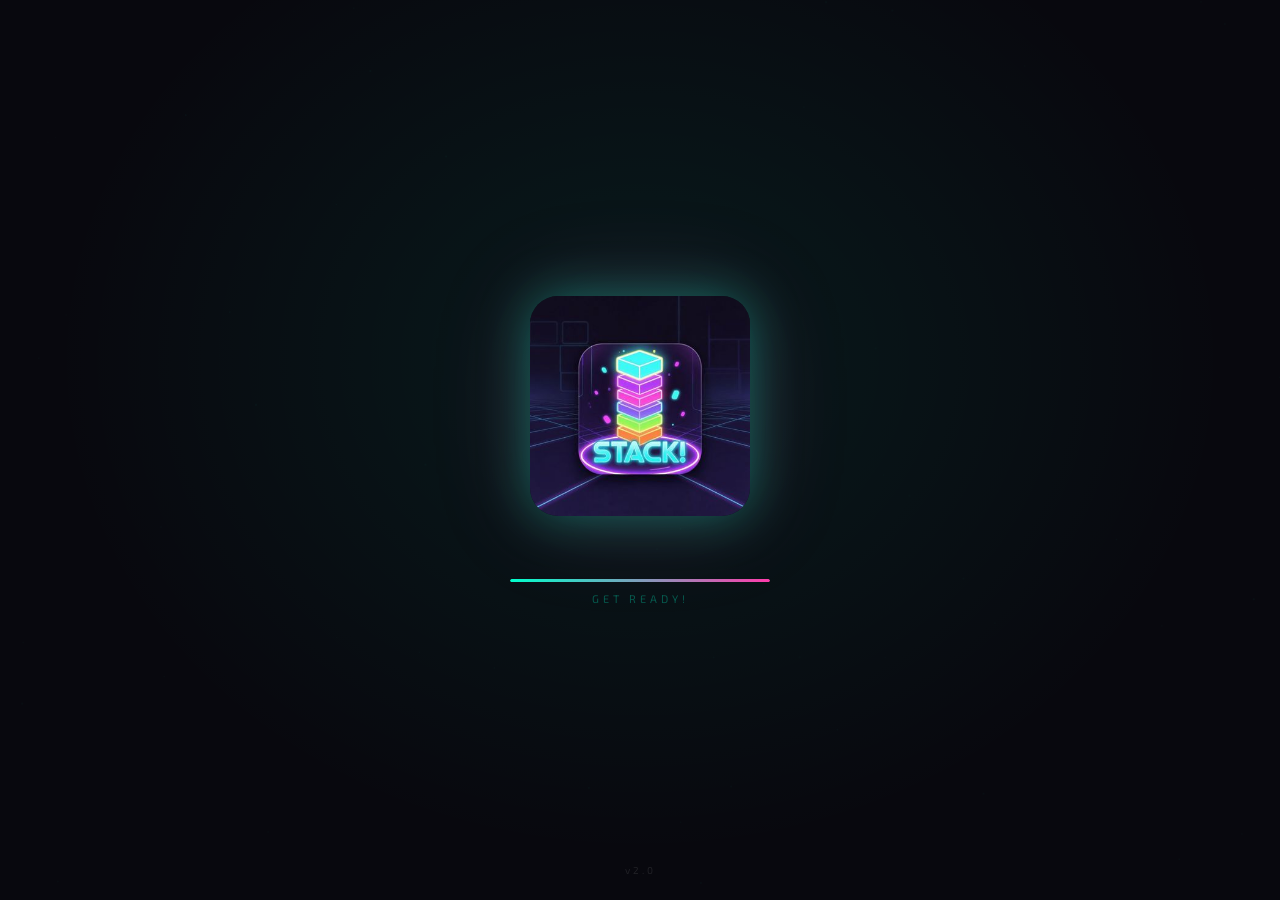
<file: index.html>
<!DOCTYPE html>
<html lang="en">
<head>
<meta charset="UTF-8"/>
<meta name="viewport" content="width=device-width,initial-scale=1.0,user-scalable=no"/>
<title>STACK! — Tower Rush</title>
<link href="https://fonts.googleapis.com/css2?family=Black+Ops+One&family=Exo+2:wght@400;700;900&display=swap" rel="stylesheet"/>
<style>
/* ═══════════════════════════════════════════
   STACK! Tower Rush — Full Styles
   ═══════════════════════════════════════════ */
:root{
  --bg:#09090f;--c1:#00ffcc;--c2:#ff3cac;--c3:#ffde03;--c4:#3d9fff;--c5:#a259ff;
  --s1:0 0 20px #00ffcc66,0 0 50px #00ffcc22;
  --s2:0 0 20px #ff3cac66;--s3:0 0 20px #ffde0366;
}
*{margin:0;padding:0;box-sizing:border-box;-webkit-tap-highlight-color:transparent;}
html,body{width:100%;height:100%;overflow:hidden;background:var(--bg);font-family:'Exo 2',sans-serif;color:#fff;touch-action:none;}
canvas#gc{display:block;position:fixed;inset:0;}
#vig{position:fixed;inset:0;background:radial-gradient(ellipse at 50% 50%,transparent 40%,rgba(9,9,15,.7) 100%);pointer-events:none;z-index:2;}
#flash{position:fixed;inset:0;z-index:50;pointer-events:none;opacity:0;transition:opacity .06s;}

/* ── HUD ── */
/*
  منطقة الشاشة أثناء اللعب (360×780 مثال):
  ┌─────────────────────────────────────┐
  │ top:0–52px   → صف أعلى (world/coins/pu)   │
  │ top:52–90px  → صف ثاني (level-hud يسار)   │
  │ top:90–220px → score كبير (وسط)           │
  │ top:220–260px→ BEST (وسط)                 │
  │ 260px–bottom → منطقة البلوكات             │
  │ يسار 0–50px  → streak (وسط الشاشة عمودياً)│
  │ popups       → أسفل score (top:62–68%)    │
  └─────────────────────────────────────┘
*/
#hud{position:fixed;top:0;left:0;right:0;z-index:20;pointer-events:none;}
#score-wrap{text-align:center;padding-top:56px;}
#score-lbl{display:none;}
#score-num{font-family:'Black Ops One',monospace;font-size:clamp(64px,15vw,100px);line-height:1;color:#fff;transition:transform .1s;}
#score-num.pop{transform:scale(1.15);}
#best-row{display:flex;align-items:center;justify-content:center;gap:8px;margin-top:2px;}
#best-lbl{font-size:10px;letter-spacing:4px;color:rgba(255,255,255,.22);}
#best-num{font-family:'Black Ops One',monospace;font-size:16px;color:rgba(255,255,255,.28);}

/* 🪙 Coins — أعلى وسط */
#coins-hud{position:fixed;top:14px;left:50%;transform:translateX(-50%);z-index:22;pointer-events:none;display:flex;align-items:center;gap:5px;background:rgba(255,222,3,.09);border:1px solid rgba(255,222,3,.22);border-radius:18px;padding:4px 11px;max-width:28vw;white-space:nowrap;}
#coins-ico{font-size:13px;flex-shrink:0;}
#coins-val{font-family:'Black Ops One',monospace;font-size:13px;color:var(--c3);text-shadow:var(--s3);overflow:hidden;text-overflow:ellipsis;}

/* ❤️ Lives — أسفل الكوينز، أعلى وسط */
#lives-hud{position:fixed;top:42px;left:50%;transform:translateX(-50%);z-index:22;pointer-events:none;display:flex;align-items:center;gap:4px;}
#lives-hud .life{font-size:14px;filter:drop-shadow(0 0 4px rgba(255,60,172,.5));transition:transform .25s,opacity .25s;}
#lives-hud .life.lost{opacity:.25;transform:scale(.7);filter:none;}

/* 💔 Mistake Save overlay */
#mistake-ov{position:fixed;inset:0;z-index:210;background:rgba(0,0,0,.85);display:flex;align-items:center;justify-content:center;opacity:0;pointer-events:none;transition:opacity .3s;}
#mistake-ov.on{opacity:1;pointer-events:all;}
#mistake-box{width:min(340px,88vw);background:linear-gradient(145deg,#0a0a18,#0d0d20);border:1px solid rgba(255,60,172,.25);border-radius:22px;padding:26px 20px;text-align:center;}
#mistake-ico{font-size:42px;filter:drop-shadow(0 0 14px rgba(255,60,172,.6));animation:perfectBounce .4s cubic-bezier(.23,1.6,.4,1) both;}
#mistake-title{font-family:'Black Ops One',monospace;font-size:22px;letter-spacing:4px;color:var(--c2);margin-top:8px;text-shadow:var(--s2);}
#mistake-sub{font-size:12px;letter-spacing:2px;color:rgba(255,255,255,.4);margin-top:8px;line-height:1.6;}
#mistake-lives{display:flex;justify-content:center;gap:6px;margin-top:12px;font-size:20px;}
#mistake-lives .life.lost{opacity:.25;}
#mistake-btns{display:flex;flex-direction:column;gap:10px;margin-top:18px;}


/* 🌍 World — أعلى يسار */
#world-hud{position:fixed;top:14px;left:12px;z-index:22;pointer-events:none;max-width:calc(36vw - 12px);}
.wh-badge{display:flex;align-items:center;gap:6px;background:rgba(255,255,255,.05);border:1px solid rgba(255,255,255,.09);border-radius:10px;padding:6px 9px;}
.wh-dot{width:8px;height:8px;border-radius:50%;flex-shrink:0;}
.wh-name{font-size:10px;letter-spacing:2px;color:rgba(255,255,255,.4);text-transform:uppercase;white-space:nowrap;overflow:hidden;text-overflow:ellipsis;max-width:55px;}

/* ⚡ PU — أعلى يمين */
#pu-hud{position:fixed;top:14px;right:12px;z-index:22;pointer-events:none;display:flex;flex-direction:column;gap:4px;max-width:calc(36vw - 12px);}
.pu-active{display:flex;align-items:center;gap:4px;background:rgba(255,255,255,.06);border-radius:9px;padding:4px 8px;border:1px solid rgba(255,255,255,.1);}
.pu-ico{font-size:16px;}

/* 🔥 Streak — يسار وسط الشاشة، بعيداً عن منطقة البلوكات الوسطى */
#streak{position:fixed;top:50%;left:8px;transform:translateY(-50%);display:flex;flex-direction:column;align-items:center;gap:2px;pointer-events:none;z-index:20;opacity:0;transition:opacity .3s;
  background:rgba(0,0,0,.45);border-radius:14px;padding:10px 8px;border:1px solid rgba(0,255,204,.25);}
#streak.show{opacity:1;}
#streak-n{font-family:'Black Ops One',monospace;font-size:46px;color:var(--c1);text-shadow:var(--s1);line-height:1;}
#streak-lbl{font-size:11px;letter-spacing:3px;color:rgba(0,255,204,.6);margin-top:2px;}
.spip{width:4px;height:4px;border-radius:50%;background:rgba(0,255,204,.2);}
.spip.on{background:var(--c1);box-shadow:0 0 6px #00ffcc88;}

/* Progressive glow as streak approaches 3/3 */
#streak.lvl1{box-shadow:0 0 12px rgba(0,255,204,.18);}
#streak.lvl2{box-shadow:0 0 22px rgba(0,255,204,.4);border-color:rgba(0,255,204,.55);}
#streak.lvl3{box-shadow:0 0 32px rgba(255,222,3,.6);border-color:rgba(255,222,3,.75);}
#streak.lvl3 #streak-n{animation:streakGlow .5s ease infinite;}
@keyframes streakGlow{0%,100%{transform:scale(1);}50%{transform:scale(1.12);}}

/* ── COMBO FEVER ── */
#combo-fever{position:fixed;inset:0;pointer-events:none;z-index:15;opacity:0;transition:opacity .5s;}
#combo-fever.active{opacity:1;}
#combo-bg{position:absolute;inset:0;background:radial-gradient(ellipse at 50% 50%,rgba(255,222,3,.07),transparent 70%);}
/* COMBO TEXT — أسفل منطقة الـ score (62% من الأعلى) */
#combo-txt{position:fixed;top:62%;left:50%;transform:translate(-50%,-50%) scale(0);font-family:'Black Ops One',monospace;font-size:clamp(22px,5vw,34px);letter-spacing:4px;background:linear-gradient(135deg,var(--c3),var(--c2),var(--c1));-webkit-background-clip:text;-webkit-text-fill-color:transparent;filter:drop-shadow(0 0 18px rgba(255,222,3,.9));pointer-events:none;z-index:35;transition:transform .2s cubic-bezier(.23,1.4,.4,1),opacity .4s;opacity:0;}
#combo-txt.show{transform:translate(-50%,-50%) scale(1);opacity:1;}

/* ── PERFECT POPUP — أسفل score مباشرة (58%) ── */
#perfect-wrap{position:fixed;top:58%;left:50%;transform:translate(-50%,-50%);pointer-events:none;z-index:30;display:flex;flex-direction:column;align-items:center;gap:4px;opacity:0;transition:opacity .3s,top .25s ease-out;}
#perfect-wrap.show{opacity:1;}
#perfect-stars-top{display:flex;gap:8px;align-items:center;animation:starPop .35s cubic-bezier(.23,1.4,.4,1) both;}
#perfect{font-family:'Black Ops One',monospace;font-size:clamp(28px,7vw,44px);letter-spacing:4px;background:linear-gradient(135deg,var(--c3) 0%,var(--c1) 50%,var(--c2) 100%);-webkit-background-clip:text;-webkit-text-fill-color:transparent;filter:drop-shadow(0 0 20px rgba(0,255,204,1)) drop-shadow(0 0 40px rgba(255,222,3,.7));animation:perfectBounce .45s cubic-bezier(.23,1.6,.4,1) both;}
#perfect-stars-bot{display:flex;gap:8px;align-items:center;animation:starPop .35s .08s cubic-bezier(.23,1.4,.4,1) both;}
#perfect-sub{font-family:'Black Ops One',monospace;font-size:12px;letter-spacing:6px;color:rgba(255,255,255,.45);animation:fadeUp .4s .15s both;}
#perfect-ring{position:absolute;top:50%;left:50%;transform:translate(-50%,-50%);width:160px;height:70px;border-radius:50%;border:2px solid rgba(0,255,204,.4);animation:ringPulse .6s ease-out both;pointer-events:none;}
@keyframes perfectBounce{0%{transform:scale(0) rotate(-6deg);}60%{transform:scale(1.25) rotate(3deg);}80%{transform:scale(.92) rotate(-1deg);}100%{transform:scale(1) rotate(0deg);}}
@keyframes starPop{0%{transform:scale(0) translateY(10px);opacity:0;}70%{transform:scale(1.3) translateY(-3px);opacity:1;}100%{transform:scale(1) translateY(0);opacity:1;}}
@keyframes fadeUp{0%{opacity:0;transform:translateY(8px);}100%{opacity:1;transform:translateY(0);}}
@keyframes ringPulse{0%{transform:translate(-50%,-50%) scale(.5);opacity:.8;}100%{transform:translate(-50%,-50%) scale(2.2);opacity:0;}}

/* ── COIN POPUP — أسفل perfect (65%) ── */
#coin-popup{position:fixed;top:65%;left:50%;transform:translate(-50%,-50%) scale(0);pointer-events:none;z-index:32;opacity:0;transition:transform .18s cubic-bezier(.23,1.4,.4,1),opacity .25s;text-align:center;}
#coin-popup.show{transform:translate(-50%,-50%) scale(1);opacity:1;}
#coin-popup-txt{font-family:'Black Ops One',monospace;font-size:20px;color:var(--c3);text-shadow:var(--s3);letter-spacing:2px;}

/* ── PTS POPUP — "+N PERFECT!" floating above score ── */
#pts-popup{position:fixed;top:96px;left:50%;transform:translate(-50%,4px) scale(.8);pointer-events:none;z-index:33;opacity:0;
  font-family:'Black Ops One',monospace;font-size:18px;letter-spacing:3px;color:var(--c1);text-shadow:var(--s1);
  transition:opacity .25s,transform .35s cubic-bezier(.23,1.4,.4,1);white-space:nowrap;}
#pts-popup.show{opacity:1;transform:translate(-50%,-22px) scale(1);}
#pts-popup.perfect{color:var(--c3);text-shadow:var(--s3);font-size:20px;}

/* ── PU POPUP — يمين وسط الشاشة (لا يتعارض مع streak اليسار) ── */
#pu-popup{position:fixed;top:50%;right:12px;transform:translateY(-50%) scale(0);pointer-events:none;z-index:31;opacity:0;transition:transform .15s cubic-bezier(.23,1.4,.4,1),opacity .3s;text-align:center;}
#pu-popup.show{transform:translateY(-50%) scale(1);opacity:1;}
#pu-popup-ico{font-size:36px;}
#pu-popup-txt{font-family:'Black Ops One',monospace;font-size:14px;letter-spacing:2px;margin-top:2px;}

/* ── TAP HINT ── */
#tap-hint{position:fixed;bottom:20px;left:50%;transform:translateX(-50%);display:flex;flex-direction:column;align-items:center;gap:8px;pointer-events:none;z-index:20;animation:hBob 2s ease-in-out infinite;}
@keyframes hBob{0%,100%{transform:translateX(-50%) translateY(0);}50%{transform:translateX(-50%) translateY(-8px);}}
.hint-ring{width:54px;height:54px;border-radius:50%;border:2px solid rgba(255,255,255,.12);display:flex;align-items:center;justify-content:center;animation:hPulse 2s ease infinite;}
@keyframes hPulse{0%,100%{border-color:rgba(255,255,255,.08);}50%{border-color:rgba(0,255,204,.5);box-shadow:var(--s1);}}
.hint-txt{font-size:13px;letter-spacing:5px;color:rgba(255,255,255,.25);}


/* ── OVERLAY ── */
#ov{position:fixed;inset:0;z-index:100;display:flex;flex-direction:column;align-items:center;justify-content:flex-start;padding-top:max(36px,5vh);overflow-y:auto;overflow-x:hidden;gap:10px;transition:opacity .45s,transform .45s;padding-bottom:64px;}
#ov.gone{opacity:0;pointer-events:none;transform:scale(1.04);}
#ov-bg{position:fixed;inset:0;overflow:hidden;z-index:0;}
canvas#ov-cv{position:absolute;inset:0;width:100%;height:100%;}
#ov-grad{position:absolute;inset:0;background:radial-gradient(ellipse at 50% 35%,rgba(0,255,204,.06) 0%,transparent 60%),rgba(9,9,15,.93);}
.cd{position:fixed;pointer-events:none;z-index:1;}
.cd-tl{top:0;left:0;}.cd-tr{top:0;right:0;transform:scaleX(-1);}
.cd-bl{bottom:0;left:0;transform:scaleY(-1);}.cd-br{bottom:0;right:0;transform:scale(-1,-1);}

/* ── TABS ── */
#tabs{position:relative;z-index:2;display:flex;background:rgba(255,255,255,.04);border:1px solid rgba(255,255,255,.07);border-radius:16px;padding:4px;width:min(370px,94vw);}
.tab{flex:1;padding:10px 3px;border-radius:13px;font-family:'Black Ops One',monospace;font-size:17px;color:rgba(255,255,255,.85);background:transparent;border:none;cursor:pointer;transition:all .2s;}
.tab.active{background:rgba(255,255,255,.08);color:#fff;filter:drop-shadow(0 0 6px rgba(255,255,255,0.3));}
.tab-settings-btn{font-size:22px !important;filter:drop-shadow(0 0 6px rgba(255,255,255,0.55));color:rgba(255,255,255,0.85) !important;}
.tab-pane{display:none;flex-direction:column;align-items:center;gap:10px;width:min(370px,94vw);position:relative;z-index:2;}
.tab-pane.active{display:flex;}

/* ── LOGO ── */
#logo{text-align:center;}
#logo-icon{margin-bottom:6px;animation:lf 4s ease-in-out infinite;}
@keyframes lf{0%,100%{transform:translateY(0);}50%{transform:translateY(-10px);}}
#logo-title{font-family:'Black Ops One',monospace;font-size:clamp(60px,16vw,110px);line-height:.9;letter-spacing:6px;background:linear-gradient(160deg,#fff 0%,var(--c1) 45%,var(--c2) 100%);-webkit-background-clip:text;-webkit-text-fill-color:transparent;filter:drop-shadow(0 0 28px rgba(0,255,204,.5)) drop-shadow(0 0 65px rgba(255,60,172,.3));}
#logo-sub{font-size:13px;letter-spacing:8px;color:rgba(255,255,255,.2);margin-top:5px;}
.logo-line{width:160px;height:1px;margin:8px auto 0;background:linear-gradient(90deg,transparent,var(--c1),var(--c2),transparent);}

/* ── DAILY ── */
#daily-card{width:100%;background:linear-gradient(135deg,rgba(255,222,3,.07),rgba(0,255,204,.04));border:1px solid rgba(255,222,3,.22);border-radius:18px;overflow:hidden;position:relative;}
#daily-card::before{content:'';position:absolute;top:0;left:0;right:0;height:1px;background:linear-gradient(90deg,transparent,var(--c3),transparent);}
.dc-inner{padding:14px 16px;}
.dc-header{display:flex;align-items:center;justify-content:space-between;margin-bottom:9px;}
.dc-badge{display:flex;align-items:center;gap:6px;background:rgba(255,222,3,.1);border:1px solid rgba(255,222,3,.22);border-radius:20px;padding:5px 13px;}
.dc-badge-ico{font-size:18px;}
.dc-badge-txt{font-size:12px;letter-spacing:3px;color:var(--c3);font-family:'Black Ops One',monospace;}
#dc-timer{font-size:12px;letter-spacing:2px;color:rgba(255,222,3,.45);font-family:'Black Ops One',monospace;}
.dc-goal{font-family:'Black Ops One',monospace;font-size:22px;color:#fff;margin-bottom:3px;}
.dc-desc{font-size:13px;color:rgba(255,255,255,.32);}
.dc-reward{display:flex;align-items:center;gap:7px;margin-top:9px;background:rgba(255,222,3,.05);border-radius:9px;padding:7px 11px;}
.dc-reward-ico{font-size:22px;}
.dc-reward-txt{font-size:13px;color:rgba(255,255,255,.35);}
.dc-reward-val{font-family:'Black Ops One',monospace;font-size:17px;color:var(--c3);margin-left:auto;}
#dc-prog{width:100%;height:6px;background:rgba(255,255,255,.06);border-radius:3px;overflow:hidden;margin-top:9px;}
#dc-prog-f{height:100%;border-radius:3px;background:linear-gradient(90deg,var(--c3),var(--c1));transition:width .4s;}
#dc-done{display:none;text-align:center;padding:9px;font-family:'Black Ops One',monospace;font-size:15px;color:var(--c3);letter-spacing:3px;}

/* ── MISSIONS ── */
#missions-card{width:100%;background:rgba(255,255,255,.02);border:1px solid rgba(162,89,255,.15);border-radius:18px;overflow:hidden;position:relative;}
#missions-card::before{content:'';position:absolute;top:0;left:0;right:0;height:1px;background:linear-gradient(90deg,transparent,var(--c5),transparent);}
.mc-header{display:flex;align-items:center;gap:9px;padding:13px 16px 9px;border-bottom:1px solid rgba(255,255,255,.04);}
.mc-title{font-family:'Black Ops One',monospace;font-size:15px;letter-spacing:3px;color:rgba(162,89,255,.85);}
.mc-list{padding:9px 12px 13px;display:flex;flex-direction:column;gap:8px;}
.mc-row{display:flex;align-items:center;gap:11px;background:rgba(255,255,255,.02);border-radius:11px;padding:11px 13px;border:1px solid rgba(255,255,255,.04);}
.mc-row.done{border-color:rgba(0,255,204,.2);background:rgba(0,255,204,.03);}
.mc-ico{font-size:24px;width:34px;text-align:center;}
.mc-info{flex:1;}
.mc-name{font-size:14px;font-weight:700;color:rgba(255,255,255,.72);}
.mc-row.done .mc-name{color:rgba(0,255,204,.6);text-decoration:line-through;}
.mc-prog-txt{font-size:12px;color:rgba(255,255,255,.25);margin-top:2px;}
.mc-bar-bg{width:100%;height:4px;background:rgba(255,255,255,.06);border-radius:2px;margin-top:6px;}
.mc-bar-f{height:100%;border-radius:2px;background:linear-gradient(90deg,var(--c5),var(--c2));transition:width .4s;}
.mc-pts{font-family:'Black Ops One',monospace;font-size:15px;color:var(--c5);}
.mc-check{font-size:22px;}
/* ── DAILY MISSIONS ── */
#dm-timer{font-size:11px;letter-spacing:2px;color:rgba(255,222,3,.45);font-family:'Black Ops One',monospace;margin-left:auto;}
.mc-section-lbl{font-size:10px;letter-spacing:4px;color:rgba(255,255,255,.2);padding:8px 16px 2px;font-family:'Black Ops One',monospace;}
.mc-section-lbl.gold{color:rgba(255,222,3,.4);}
.mc-row.daily{border-color:rgba(255,222,3,.12);}
.mc-row.daily .mc-bar-f{background:linear-gradient(90deg,var(--c3),#ff8800);}

/* ── DAILY LOGIN REWARD ── */
#login-reward-card{width:100%;background:linear-gradient(135deg,rgba(255,222,3,.08),rgba(255,60,172,.05));border:1px solid rgba(255,222,3,.28);border-radius:18px;overflow:hidden;position:relative;margin-bottom:2px;}
#login-reward-card::before{content:'';position:absolute;top:0;left:0;right:0;height:1px;background:linear-gradient(90deg,transparent,var(--c3),var(--c2),transparent);}
.lr-inner{padding:14px 16px;}
.lr-header{display:flex;align-items:center;justify-content:space-between;margin-bottom:10px;}
.lr-title{font-family:'Black Ops One',monospace;font-size:13px;letter-spacing:3px;color:var(--c3);}
.lr-streak-badge{display:flex;align-items:center;gap:5px;background:rgba(255,60,172,.1);border:1px solid rgba(255,60,172,.2);border-radius:20px;padding:3px 10px;}
.lr-streak-num{font-family:'Black Ops One',monospace;font-size:12px;color:var(--c2);}
.lr-days{display:flex;gap:5px;justify-content:center;margin-bottom:12px;}
.lr-day{flex:1;display:flex;flex-direction:column;align-items:center;gap:3px;background:rgba(255,255,255,.03);border:1px solid rgba(255,255,255,.06);border-radius:10px;padding:7px 3px;}
.lr-day.claimed{background:rgba(0,255,204,.07);border-color:rgba(0,255,204,.25);}
.lr-day.today{background:rgba(255,222,3,.1);border-color:rgba(255,222,3,.4);box-shadow:0 0 10px rgba(255,222,3,.2);}
.lr-day.today .lr-day-n{color:var(--c3);}
.lr-day-ico{font-size:16px;}
.lr-day-n{font-size:9px;letter-spacing:1px;color:rgba(255,255,255,.25);font-family:'Black Ops One',monospace;}
.lr-day-coins{font-size:9px;color:rgba(255,222,3,.5);font-family:'Black Ops One',monospace;}
#lr-btn{width:100%;background:linear-gradient(135deg,var(--c3),#ff8800);color:#000;font-family:'Black Ops One',monospace;font-size:14px;letter-spacing:3px;padding:13px;border-radius:12px;border:none;cursor:pointer;transition:transform .1s;box-shadow:0 0 18px rgba(255,222,3,.3);}
#lr-btn:active{transform:scale(.96);}
#lr-btn:disabled{background:rgba(255,255,255,.06);color:rgba(255,255,255,.2);box-shadow:none;cursor:default;}
.mc-row.daily .mc-pts{color:var(--c3);}
.mc-row.daily.done{border-color:rgba(255,222,3,.28);background:rgba(255,222,3,.03);}
.dm-all-done{text-align:center;padding:9px 0 3px;font-family:'Black Ops One',monospace;font-size:13px;color:var(--c3);letter-spacing:3px;}

/* ── TOURNAMENT ── */
#tourney-card{width:100%;background:linear-gradient(135deg,rgba(255,60,172,.06),rgba(162,89,255,.04));border:1px solid rgba(255,60,172,.2);border-radius:18px;overflow:hidden;position:relative;}
#tourney-card::before{content:'';position:absolute;top:0;left:0;right:0;height:1px;background:linear-gradient(90deg,transparent,var(--c2),var(--c5),transparent);}
.tc-inner{padding:14px 16px;}
.tc-header{display:flex;align-items:center;justify-content:space-between;margin-bottom:10px;}
.tc-badge{display:flex;align-items:center;gap:6px;background:rgba(255,60,172,.1);border:1px solid rgba(255,60,172,.2);border-radius:20px;padding:5px 13px;}
.tc-badge-ico{font-size:18px;}
.tc-badge-txt{font-size:12px;letter-spacing:3px;color:var(--c2);font-family:'Black Ops One',monospace;}
#tc-timer{font-size:12px;letter-spacing:2px;color:rgba(255,60,172,.5);font-family:'Black Ops One',monospace;}
.tc-rows{display:flex;flex-direction:column;gap:6px;}
.tc-row{display:flex;align-items:center;gap:10px;background:rgba(255,255,255,.02);border-radius:10px;padding:9px 12px;border:1px solid rgba(255,255,255,.04);}
.tc-row.you{border-color:rgba(0,255,204,.2);background:rgba(0,255,204,.03);}
.tc-rank{font-family:'Black Ops One',monospace;font-size:15px;width:26px;text-align:center;color:rgba(255,255,255,.4);}
.tc-rank.g{color:var(--c3);}
.tc-name{flex:1;font-size:13px;font-weight:700;}
.tc-score{font-family:'Black Ops One',monospace;font-size:17px;color:var(--c2);}

/* ── SHOP ── */
#shop-wrap{width:100%;display:flex;flex-direction:column;gap:10px;}
.shop-section{font-family:'Black Ops One',monospace;font-size:13px;letter-spacing:3px;color:rgba(255,255,255,.3);margin-top:4px;}
.shop-grid{display:grid;grid-template-columns:1fr 1fr;gap:8px;}
.shop-item{background:rgba(255,255,255,.03);border:1px solid rgba(255,255,255,.07);border-radius:14px;padding:14px 12px;text-align:center;position:relative;cursor:pointer;transition:all .2s;}
.shop-item.owned{border-color:rgba(0,255,204,.25);background:rgba(0,255,204,.04);}
.shop-item.equipped{border-color:var(--c1);box-shadow:var(--s1);}
.shop-item:active{transform:scale(.96);}
.si-ico{font-size:30px;margin-bottom:6px;}
.si-name{font-family:'Black Ops One',monospace;font-size:12px;letter-spacing:1px;margin-bottom:4px;}
.si-price{display:flex;align-items:center;justify-content:center;gap:4px;font-family:'Black Ops One',monospace;font-size:13px;color:var(--c3);}
.si-price-ico{font-size:14px;}
.si-owned{font-size:10px;letter-spacing:2px;color:rgba(0,255,204,.6);}
.si-equipped-badge{position:absolute;top:6px;right:8px;font-size:9px;letter-spacing:1px;color:var(--c1);font-family:'Black Ops One',monospace;}

/* ── WORLD SELECT ── */
.world-grid{display:grid;grid-template-columns:1fr 1fr;gap:9px;width:100%;}
.wcard{background:rgba(255,255,255,.03);border:1px solid rgba(255,255,255,.07);border-radius:18px;padding:16px 14px;cursor:pointer;transition:all .2s;position:relative;overflow:hidden;}
.wcard.locked{opacity:.4;}
.wcard.selected{border-color:var(--c1);box-shadow:var(--s1);background:rgba(0,255,204,.05);}
.wcard-ico{font-size:38px;margin-bottom:7px;}
.wcard-name{font-family:'Black Ops One',monospace;font-size:15px;letter-spacing:2px;margin-bottom:3px;}
.wcard-desc{font-size:12px;color:rgba(255,255,255,.3);}
.wcard-lock{position:absolute;top:10px;right:10px;font-size:20px;opacity:.6;}
.wcard-best{position:absolute;bottom:10px;right:12px;font-family:'Black Ops One',monospace;font-size:13px;opacity:.4;}
.wcard-gen{position:absolute;top:8px;right:8px;font-size:9px;letter-spacing:2px;color:var(--c5);font-family:'Black Ops One',monospace;}

/* ── RESULT CARD ── */
#rc{position:relative;z-index:2;width:100%;background:linear-gradient(145deg,rgba(255,255,255,.04),rgba(255,255,255,.02));border:1px solid rgba(255,255,255,.08);border-radius:22px;overflow:hidden;}
#rc::before{content:'';position:absolute;top:0;left:0;right:0;height:1px;background:linear-gradient(90deg,transparent,var(--c1),var(--c2),transparent);}
.rc-body{padding:18px 18px 0;}
.rc-title{font-size:12px;letter-spacing:6px;color:rgba(255,255,255,.25);text-align:center;text-transform:uppercase;margin-bottom:4px;}
.rc-score{font-family:'Black Ops One',monospace;font-size:clamp(60px,15vw,96px);text-align:center;line-height:1;background:linear-gradient(135deg,#fff,var(--c3));-webkit-background-clip:text;-webkit-text-fill-color:transparent;}
.rc-best{text-align:center;font-size:13px;letter-spacing:3px;color:rgba(255,255,255,.22);margin-bottom:14px;}
.rc-best span{color:var(--c1);font-family:'Black Ops One',monospace;font-size:17px;}
.rc-stats{display:flex;border-top:1px solid rgba(255,255,255,.05);}
.rcs{flex:1;padding:13px 4px;text-align:center;border-right:1px solid rgba(255,255,255,.05);}
.rcs:last-child{border-right:none;}
.rcs-v{font-family:'Black Ops One',monospace;font-size:22px;color:var(--c1);text-shadow:var(--s1);}
.rcs-l{font-size:10px;letter-spacing:2px;color:rgba(255,255,255,.18);text-transform:uppercase;margin-top:2px;}
#new-best{background:linear-gradient(90deg,rgba(255,222,3,.09),rgba(0,255,204,.07));border-top:1px solid rgba(255,222,3,.14);padding:11px;text-align:center;display:none;}
#new-best-txt{font-size:13px;letter-spacing:5px;color:var(--c3);text-shadow:var(--s3);}

/* ── REWARD ── */
#rw{position:relative;z-index:2;width:100%;background:linear-gradient(145deg,rgba(255,60,172,.06),rgba(61,159,255,.03));border:1px solid rgba(255,60,172,.15);border-radius:18px;overflow:hidden;}
#rw::before{content:'';position:absolute;top:0;left:0;right:0;height:1px;background:linear-gradient(90deg,transparent,var(--c2),transparent);}
.rw-inner{padding:14px 16px 16px;}
.rw-row{display:flex;align-items:center;gap:11px;margin-bottom:11px;}
.rw-icon{width:44px;height:44px;border-radius:11px;background:rgba(255,60,172,.08);border:1px solid rgba(255,60,172,.2);display:flex;align-items:center;justify-content:center;font-size:22px;}
.rw-t{font-family:'Black Ops One',monospace;font-size:13px;letter-spacing:2px;color:var(--c2);}
.rw-d{font-size:13px;color:rgba(255,255,255,.25);margin-top:3px;}
.rw-nums{display:flex;align-items:center;gap:8px;background:rgba(255,60,172,.04);border:1px solid rgba(255,60,172,.07);border-radius:11px;padding:10px 13px;margin-bottom:12px;}
.rn-b{font-family:'Black Ops One',monospace;font-size:22px;color:rgba(255,255,255,.18);text-decoration:line-through;}
.rn-a{font-family:'Black Ops One',monospace;font-size:28px;color:#fff;text-shadow:var(--s2);flex:1;text-align:right;}
.x2b{background:linear-gradient(135deg,var(--c2),#aa00ee);border-radius:7px;padding:3px 11px;font-family:'Black Ops One',monospace;font-size:13px;color:#fff;}
#adbar{display:none;margin-top:7px;}
#adbar-t{height:4px;background:rgba(255,60,172,.1);border-radius:2px;overflow:hidden;}
#adbar-f{height:100%;width:0%;background:linear-gradient(90deg,var(--c2),var(--c4));border-radius:2px;transition:width .1s linear;}
#adbar-l{font-size:11px;letter-spacing:2px;color:rgba(255,60,172,.35);text-align:center;margin-top:4px;}

/* ── LEADERBOARD ── */
#lb-wrap{width:100%;display:flex;flex-direction:column;gap:7px;}
#lb-mode-tabs{width:100%;display:flex;gap:8px;margin-bottom:10px;}
.lb-mode-tab{flex:1;font-family:'Black Ops One',monospace;font-size:12px;letter-spacing:2px;padding:11px 8px;border-radius:12px;border:1px solid rgba(255,255,255,.08);background:rgba(255,255,255,.03);color:rgba(255,255,255,.35);cursor:pointer;transition:all .2s;}
.lb-mode-tab.active{border-color:rgba(0,255,204,.35);background:rgba(0,255,204,.06);color:var(--c1);}
.lb-title{font-family:'Black Ops One',monospace;font-size:17px;letter-spacing:4px;color:rgba(255,255,255,.5);text-align:center;margin-bottom:5px;}
.lb-row{display:flex;align-items:center;gap:11px;background:rgba(255,255,255,.03);border:1px solid rgba(255,255,255,.06);border-radius:14px;padding:13px 16px;position:relative;overflow:hidden;}
.lb-row.you{border-color:rgba(0,255,204,.28);background:rgba(0,255,204,.04);}
.lb-row.you::before{content:'';position:absolute;top:0;left:0;right:0;height:1px;background:linear-gradient(90deg,transparent,var(--c1),transparent);}
.lb-rank{font-family:'Black Ops One',monospace;font-size:17px;width:30px;text-align:center;}
.lb-rank.gold{color:var(--c3);text-shadow:var(--s3);}
.lb-rank.silver{color:#aaa;}
.lb-rank.bronze{color:#cd7f32;}
.lb-avatar{width:38px;height:38px;border-radius:50%;display:flex;align-items:center;justify-content:center;font-size:22px;border:1px solid rgba(255,255,255,.1);}
.lb-info{flex:1;}
.lb-name{font-size:15px;font-weight:700;letter-spacing:1px;}
.lb-world{font-size:11px;letter-spacing:2px;color:rgba(255,255,255,.25);margin-top:2px;}
.lb-score{font-family:'Black Ops One',monospace;font-size:24px;color:var(--c1);text-shadow:var(--s1);}

/* ── SETTINGS ── */
#settings-wrap{width:100%;display:flex;flex-direction:column;gap:9px;}
.srow{display:flex;align-items:center;justify-content:space-between;background:rgba(255,255,255,.03);border:1px solid rgba(255,255,255,.06);border-radius:14px;padding:15px 16px;}
.srow-lbl{display:flex;align-items:center;gap:10px;font-size:15px;color:rgba(255,255,255,.55);}
.srow-ico{font-size:24px;}
.toggle{width:52px;height:30px;border-radius:15px;background:rgba(255,255,255,.08);border:1px solid rgba(255,255,255,.1);position:relative;cursor:pointer;transition:background .2s;}
.toggle.on{background:var(--c1);border-color:var(--c1);}
.toggle-dot{position:absolute;top:3px;left:3px;width:22px;height:22px;border-radius:50%;background:#fff;transition:transform .2s;box-shadow:0 1px 4px rgba(0,0,0,.4);}
.toggle.on .toggle-dot{transform:translateX(22px);}

/* ── BUTTONS ── */
.bstack{position:relative;z-index:2;width:100%;display:flex;flex-direction:column;gap:8px;}
.gbtn{font-family:'Black Ops One',monospace;font-size:16px;letter-spacing:4px;text-transform:uppercase;padding:19px 20px;border-radius:16px;border:none;outline:none;cursor:pointer;transition:transform .1s;position:relative;overflow:hidden;display:flex;align-items:center;justify-content:center;gap:10px;width:100%;}
.gbtn::before{content:'';position:absolute;top:0;left:-100%;width:50%;height:100%;background:linear-gradient(90deg,transparent,rgba(255,255,255,.07),transparent);animation:bsh 3s ease infinite;}
@keyframes bsh{0%,100%{left:-100%;}50%{left:150%;}}
.gbtn:active{transform:scale(.95);}
.gbtn-main{background:linear-gradient(135deg,#00ddaa,#0099cc);color:#000;box-shadow:0 0 28px rgba(0,255,204,.4),0 8px 24px rgba(0,0,0,.5);font-size:18px;}
.gbtn-purple{background:linear-gradient(135deg,var(--c2),#aa00ee);color:#fff;box-shadow:var(--s2),0 8px 24px rgba(0,0,0,.5);}
.gbtn-gold{background:linear-gradient(135deg,#ffde03,#ff8800);color:#000;box-shadow:0 0 20px rgba(255,222,3,.35),0 8px 24px rgba(0,0,0,.5);}
.gbtn-yellow{background:linear-gradient(135deg,var(--c3),#ff8800);color:#000;box-shadow:0 0 28px rgba(255,222,3,.4),0 8px 24px rgba(0,0,0,.5);font-size:18px;}
.gbtn-ghost{background:rgba(255,255,255,.04);color:rgba(255,255,255,.3);border:1px solid rgba(255,255,255,.07);font-size:13px;padding:13px;letter-spacing:2px;}
.gbtn-ghost::before{display:none;}
.gbtn-done{background:linear-gradient(135deg,#00884d,#00cc66)!important;color:#fff!important;box-shadow:var(--s1)!important;}
.gbtn-dis{background:rgba(255,255,255,.03)!important;color:rgba(255,255,255,.1)!important;box-shadow:none!important;border:1px solid rgba(255,255,255,.04)!important;cursor:default!important;}
.gbtn-dis::before{display:none!important;}

/* ── LUCKY SPIN ── */
#spin-modal{position:fixed;inset:0;z-index:300;background:rgba(0,0,0,.92);display:flex;align-items:center;justify-content:center;opacity:0;pointer-events:none;transition:opacity .3s;}
#spin-modal.on{opacity:1;pointer-events:all;}
#spin-box{width:min(340px,92vw);background:linear-gradient(145deg,#0a0a18,#0d0d20);border:1px solid rgba(255,222,3,.25);border-radius:26px;padding:22px 18px 24px;text-align:center;position:relative;overflow:hidden;}
#spin-box::before{content:'';position:absolute;top:0;left:0;right:0;height:1px;background:linear-gradient(90deg,transparent,var(--c3),var(--c2),var(--c1),transparent);}
.spin-title{font-family:'Black Ops One',monospace;font-size:22px;letter-spacing:5px;background:linear-gradient(135deg,var(--c3),var(--c2));-webkit-background-clip:text;-webkit-text-fill-color:transparent;margin-bottom:4px;}
.spin-sub{font-size:12px;letter-spacing:3px;color:rgba(255,255,255,.25);margin-bottom:16px;}
#spin-wheel-wrap{position:relative;width:240px;height:240px;margin:0 auto 16px;}
#spin-canvas{border-radius:50%;display:block;}
#spin-arrow{position:absolute;top:-10px;left:50%;transform:translateX(-50%);font-size:28px;filter:drop-shadow(0 0 10px rgba(255,222,3,0.9));z-index:2;pointer-events:none;}
#spin-result{min-height:52px;display:flex;flex-direction:column;align-items:center;justify-content:center;gap:4px;margin-bottom:14px;}
#spin-result-ico{font-size:38px;display:none;}
#spin-result-txt{font-family:'Black Ops One',monospace;font-size:18px;letter-spacing:3px;color:var(--c3);display:none;}
#spin-timer{font-size:12px;letter-spacing:2px;color:rgba(255,222,3,.4);margin-bottom:14px;}
.spin-btns{display:flex;flex-direction:column;gap:8px;}
#btn-spin-free{background:linear-gradient(135deg,var(--c3),#ff8800);color:#000;font-family:'Black Ops One',monospace;font-size:15px;letter-spacing:3px;padding:15px;border-radius:14px;border:none;cursor:pointer;transition:transform .1s;}
#btn-spin-free:active{transform:scale(.95);}
#btn-spin-free:disabled{background:rgba(255,255,255,.06);color:rgba(255,255,255,.2);cursor:default;}
#btn-spin-paid{background:rgba(255,255,255,.04);color:rgba(255,255,255,.45);font-family:'Black Ops One',monospace;font-size:13px;letter-spacing:2px;padding:12px;border-radius:14px;border:1px solid rgba(255,255,255,.08);cursor:pointer;transition:transform .1s;}
#btn-spin-paid:active{transform:scale(.95);}
#btn-spin-close{background:transparent;color:rgba(255,255,255,.2);font-family:'Black Ops One',monospace;font-size:11px;letter-spacing:2px;padding:10px;border-radius:14px;border:none;cursor:pointer;margin-top:2px;}


/* ── SPLASH SCREEN ── */
#splash{position:fixed;inset:0;z-index:9999;background:#09090f;display:flex;flex-direction:column;align-items:center;justify-content:center;gap:0;transition:opacity .6s,transform .6s;}
#splash.out{opacity:0;transform:scale(1.06);pointer-events:none;}
#splash-bg{position:absolute;inset:0;overflow:hidden;}
#splash-canvas{position:absolute;inset:0;width:100%;height:100%;}
#splash-grad{position:absolute;inset:0;background:radial-gradient(ellipse at 50% 40%,rgba(0,255,204,.08) 0%,transparent 65%),rgba(9,9,15,.85);}
#splash-logo{position:relative;z-index:1;text-align:center;margin-bottom:20px;animation:splashDrop .7s cubic-bezier(.23,1.4,.4,1) .2s both;}
#splash-img{width:min(220px,55vw);height:min(220px,55vw);border-radius:28px;box-shadow:0 0 50px rgba(0,255,204,.35),0 0 100px rgba(255,60,172,.18);animation:lf 3s ease-in-out infinite;}
@keyframes splashDrop{0%{transform:translateY(-40px) scale(.8);opacity:0;}100%{transform:translateY(0) scale(1);opacity:1;}}
#splash-title{font-family:'Black Ops One',monospace;font-size:clamp(72px,20vw,120px);line-height:.9;letter-spacing:6px;background:linear-gradient(160deg,#fff 0%,var(--c1) 45%,var(--c2) 100%);-webkit-background-clip:text;-webkit-text-fill-color:transparent;filter:drop-shadow(0 0 40px rgba(0,255,204,.6)) drop-shadow(0 0 80px rgba(255,60,172,.3));}
#splash-sub{font-size:13px;letter-spacing:8px;color:rgba(255,255,255,.2);margin-top:8px;}
#splash-line{width:180px;height:1px;background:linear-gradient(90deg,transparent,var(--c1),var(--c2),transparent);margin:10px auto;}
#splash-bar-wrap{position:relative;z-index:1;width:min(260px,70vw);margin-top:40px;animation:fadeUp .5s .6s both;}
#splash-bar-bg{height:3px;background:rgba(255,255,255,.07);border-radius:3px;overflow:hidden;}
#splash-bar-f{height:100%;width:0%;background:linear-gradient(90deg,var(--c1),var(--c2));border-radius:3px;transition:width .05s linear;}
#splash-txt{text-align:center;font-size:11px;letter-spacing:4px;color:rgba(0,255,204,.3);margin-top:10px;}
#splash-version{position:absolute;bottom:24px;left:50%;transform:translateX(-50%);font-size:10px;letter-spacing:3px;color:rgba(255,255,255,.1);z-index:1;}

/* ── ONBOARDING ── */
#onboard{position:fixed;inset:0;z-index:9000;background:#09090f;display:flex;flex-direction:column;align-items:center;justify-content:flex-start;padding-top:max(40px,6vh);overflow-y:auto;transition:opacity .4s,transform .4s;}
#onboard.out{opacity:0;transform:scale(1.05);pointer-events:none;}
#onboard.hidden{display:none;}
.ob-slide{display:none;flex-direction:column;align-items:center;width:min(340px,92vw);text-align:center;gap:14px;animation:fadeUp .4s both;}
.ob-slide.active{display:flex;}
.ob-ico{font-size:72px;animation:lf 3s ease-in-out infinite;}
.ob-title{font-family:'Black Ops One',monospace;font-size:28px;letter-spacing:4px;background:linear-gradient(135deg,var(--c1),var(--c2));-webkit-background-clip:text;-webkit-text-fill-color:transparent;filter:drop-shadow(0 0 16px rgba(0,255,204,.6));}
.ob-desc{font-size:15px;color:rgba(255,255,255,.4);line-height:1.65;padding:0 10px;}
.ob-demo{width:100%;background:rgba(255,255,255,.03);border:1px solid rgba(255,255,255,.08);border-radius:18px;padding:18px;position:relative;overflow:hidden;}
.ob-dots{display:flex;justify-content:center;gap:8px;margin-top:4px;}
.ob-dot{width:8px;height:8px;border-radius:50%;background:rgba(255,255,255,.1);transition:all .3s;}
.ob-dot.on{background:var(--c1);box-shadow:0 0 8px rgba(0,255,204,.6);}
#ob-next{width:min(340px,92vw);margin-top:8px;}
#ob-skip{background:transparent;border:none;color:rgba(255,255,255,.18);font-family:'Black Ops One',monospace;font-size:11px;letter-spacing:3px;padding:12px;cursor:pointer;margin-top:4px;}

/* ── LEVEL SYSTEM ── */
#level-hud{position:fixed;top:46px;left:12px;z-index:22;pointer-events:none;display:flex;align-items:center;gap:5px;background:rgba(162,89,255,.08);border:1px solid rgba(162,89,255,.16);border-radius:12px;padding:3px 9px;max-width:calc(45vw - 20px);}
#level-lbl{font-family:'Black Ops One',monospace;font-size:10px;color:rgba(162,89,255,.8);letter-spacing:1px;white-space:nowrap;overflow:hidden;text-overflow:ellipsis;max-width:72px;}
#level-xp-bar{width:36px;height:3px;background:rgba(162,89,255,.15);border-radius:2px;overflow:hidden;flex-shrink:0;}
#level-xp-f{height:100%;background:linear-gradient(90deg,var(--c5),var(--c2));border-radius:2px;transition:width .4s;}
#level-up-popup{position:fixed;top:50%;left:50%;transform:translate(-50%,-50%) scale(0);pointer-events:none;z-index:500;text-align:center;opacity:0;transition:transform .25s cubic-bezier(.23,1.4,.4,1),opacity .3s;}
#level-up-popup.show{transform:translate(-50%,-50%) scale(1);opacity:1;}
.lvup-ico{font-size:64px;display:block;animation:lf 1s ease-in-out infinite;}
.lvup-title{font-family:'Black Ops One',monospace;font-size:clamp(28px,8vw,44px);letter-spacing:5px;background:linear-gradient(135deg,var(--c3),var(--c5),var(--c2));-webkit-background-clip:text;-webkit-text-fill-color:transparent;filter:drop-shadow(0 0 22px rgba(162,89,255,.9));}
.lvup-sub{font-size:13px;letter-spacing:4px;color:rgba(255,255,255,.35);margin-top:6px;}
.lvup-reward{font-family:'Black Ops One',monospace;font-size:18px;color:var(--c3);margin-top:8px;}

/* ── FIREBASE LB BADGE ── */
#lb-live-badge{display:inline-flex;align-items:center;gap:5px;background:rgba(0,255,100,.07);border:1px solid rgba(0,255,100,.2);border-radius:20px;padding:4px 12px;font-size:10px;letter-spacing:3px;color:rgba(0,255,100,.6);margin-bottom:8px;}
#lb-live-dot{width:6px;height:6px;border-radius:50%;background:#00ff64;box-shadow:0 0 6px #00ff64;animation:bda 1.5s ease infinite;}
#lb-name-input-wrap{width:100%;display:flex;gap:8px;margin-bottom:10px;overflow:hidden;}
#lb-name-input,#go-name-input{flex:1;min-width:0;background:rgba(255,255,255,.04);border:1px solid rgba(255,255,255,.1);border-radius:12px;padding:11px 14px;color:#fff;font-family:'Exo 2',sans-serif;font-size:14px;outline:none;letter-spacing:1px;}
#lb-name-save-btn,#go-name-save-btn{background:linear-gradient(135deg,var(--c1),#0099cc);color:#000;font-family:'Black Ops One',monospace;font-size:11px;letter-spacing:1px;padding:11px 12px;border-radius:12px;border:none;cursor:pointer;white-space:nowrap;flex-shrink:0;}
#lb-loading{text-align:center;padding:20px;font-size:12px;letter-spacing:3px;color:rgba(255,255,255,.2);}

/* ── GAME OVER — set player name prompt (shown until a custom name is saved) ── */
#go-name-row{margin:12px 0;}
.go-name-lbl{font-size:10px;letter-spacing:2px;color:rgba(255,255,255,.3);text-align:center;margin-bottom:6px;}
#go-name-input-wrap{width:100%;display:flex;gap:8px;overflow:hidden;}


</style>
</head>
<body>

<!-- ═══ SPLASH SCREEN ═══ -->
<div id="splash">
  <div id="splash-bg">
    <canvas id="splash-canvas"></canvas>
    <div id="splash-grad"></div>
  </div>
  <div id="splash-logo">
    <img id="splash-img" src="[data-uri]" alt="STACK! Tower Rush" />
  </div>
  <div id="splash-bar-wrap">
    <div id="splash-bar-bg"><div id="splash-bar-f"></div></div>
    <div id="splash-txt">LOADING…</div>
  </div>
  <div id="splash-version">v2.0</div>
</div>

<!-- ═══ ONBOARDING ═══ -->
<div id="onboard" class="hidden">
  <!-- Slide 1: How to play -->
  <div class="ob-slide active" id="ob-0">
    <div class="ob-ico">🎮</div>
    <div class="ob-title">HOW TO PLAY</div>
    <div class="ob-desc">Tap the screen to drop the sliding block.<br>Stack it perfectly on top of the tower!</div>
    <div class="ob-demo" style="height:100px;">
      <div id="ob-demo-anim" style="position:relative;height:100%;overflow:hidden;">
        <div id="ob-base" style="position:absolute;bottom:10px;left:50%;transform:translateX(-50%);width:80px;height:16px;background:rgba(0,255,204,.4);border-radius:4px;"></div>
        <div id="ob-slider-demo" style="position:absolute;bottom:36px;width:60px;height:16px;background:#00ffcc;border-radius:4px;box-shadow:0 0 12px rgba(0,255,204,.6);animation:sliderDemo 1.6s linear infinite;"></div>
      </div>
    </div>
  </div>
  <!-- Slide 2: Perfect stacks -->
  <div class="ob-slide" id="ob-1">
    <div class="ob-ico">⭐</div>
    <div class="ob-title">PERFECT STACK</div>
    <div class="ob-desc">Land it exactly on top for a <strong style="color:var(--c3);">PERFECT!</strong><br>3 Perfects in a row = those 3 blocks get erased + Double Points!</div>
    <div style="width:100%;background:rgba(255,222,3,.05);border:1px solid rgba(255,222,3,.2);border-radius:14px;padding:14px;font-family:'Black Ops One',monospace;font-size:13px;color:rgba(255,222,3,.6);letter-spacing:3px;text-align:center;">
      🔥 3× STREAK = ×2 POINTS
    </div>
  </div>
  <!-- Slide 3: Power-ups -->
  <div class="ob-slide" id="ob-2">
    <div class="ob-ico">⚡</div>
    <div class="ob-title">POWER-UPS</div>
    <div class="ob-desc">Collect power-ups during the game to gain advantages!</div>
    <div style="width:100%;display:grid;grid-template-columns:1fr 1fr;gap:8px;">
      <div style="background:rgba(0,255,204,.05);border:1px solid rgba(0,255,204,.15);border-radius:12px;padding:10px;text-align:center;">⏱️<div style="font-size:11px;letter-spacing:2px;color:rgba(255,255,255,.55);margin-top:4px;">SLOW MO</div><div style="font-size:10px;color:rgba(255,255,255,.3);margin-top:3px;line-height:1.3;">Blocks slide slower</div></div>
      <div style="background:rgba(255,222,3,.05);border:1px solid rgba(255,222,3,.15);border-radius:12px;padding:10px;text-align:center;">📏<div style="font-size:11px;letter-spacing:2px;color:rgba(255,255,255,.55);margin-top:4px;">WIDER</div><div style="font-size:10px;color:rgba(255,255,255,.3);margin-top:3px;line-height:1.3;">Next block is bigger</div></div>
      <div style="background:rgba(61,159,255,.05);border:1px solid rgba(61,159,255,.15);border-radius:12px;padding:10px;text-align:center;">🛡️<div style="font-size:11px;letter-spacing:2px;color:rgba(255,255,255,.55);margin-top:4px;">SHIELD</div><div style="font-size:10px;color:rgba(255,255,255,.3);margin-top:3px;line-height:1.3;">Survive one miss</div></div>
      <div style="background:rgba(162,89,255,.05);border:1px solid rgba(162,89,255,.15);border-radius:12px;padding:10px;text-align:center;">×2<div style="font-size:11px;letter-spacing:2px;color:rgba(255,255,255,.55);margin-top:4px;">2X SCORE</div><div style="font-size:10px;color:rgba(255,255,255,.3);margin-top:3px;line-height:1.3;">Double points for a bit</div></div>
    </div>
  </div>
  <!-- Slide 4: Worlds & Ranking -->
  <div class="ob-slide" id="ob-3">
    <div class="ob-ico">🌍</div>
    <div class="ob-title">WORLDS & LEVELS</div>
    <div class="ob-desc">Unlock new worlds as you score higher.<br>Climb the global leaderboard and rank up!</div>
    <div style="width:100%;background:rgba(162,89,255,.05);border:1px solid rgba(162,89,255,.2);border-radius:14px;padding:14px;text-align:center;">
      <div style="font-family:'Black Ops One',monospace;font-size:13px;letter-spacing:3px;color:rgba(162,89,255,.8);">🏅 RANK SYSTEM</div>
      <div style="font-size:12px;color:rgba(255,255,255,.3);margin-top:8px;line-height:1.8;">Rookie → Amateur → Pro<br>Expert → Master → Legend</div>
    </div>
  </div>

  <div class="ob-dots" id="ob-dots">
    <div class="ob-dot on"></div>
    <div class="ob-dot"></div>
    <div class="ob-dot"></div>
    <div class="ob-dot"></div>
  </div>
  <div style="width:min(340px,92vw);display:flex;flex-direction:column;gap:8px;margin-top:4px;">
    <button class="gbtn gbtn-main" id="ob-next" onclick="obNext()">NEXT →</button>
    <button id="ob-skip" onclick="obFinish()">SKIP INTRO</button>
  </div>
</div>

<!-- ── LEVEL UP POPUP ── -->
<div id="level-up-popup">
  <span class="lvup-ico">🏅</span>
  <div class="lvup-title">LEVEL UP!</div>
  <div class="lvup-sub" id="lvup-rank-name">AMATEUR</div>
  <div class="lvup-reward" id="lvup-reward">+50 🪙 BONUS!</div>
</div>

<!-- ═══ CANVAS & FX ═══ -->
<canvas id="gc"></canvas>
<div id="vig"></div>
<div id="flash"></div>

<!-- ═══ HUD ═══ -->
<div id="hud">
  <div id="score-wrap">
    <div id="score-lbl">SCORE</div>
    <div id="score-num">0</div>
    <div id="best-row"><div id="best-lbl">BEST</div><div id="best-num">0</div></div>
  </div>
</div>
<div id="pts-popup"></div>
<div id="coins-hud"><span id="coins-ico">🪙</span><span id="coins-val">0</span></div>
<div id="lives-hud"><span class="life">❤️</span><span class="life">❤️</span><span class="life">❤️</span></div>
<div id="level-hud"><span id="level-lbl">LV 1</span><div id="level-xp-bar"><div id="level-xp-f" style="width:0%"></div></div></div>
<div id="world-hud"><div class="wh-badge"><div class="wh-dot" id="wh-dot"></div><div class="wh-name" id="wh-name">CYBER</div></div></div>
<div id="pu-hud" style="display:none;"></div>
<div id="streak">
  <div class="spip" id="sp0"></div><div class="spip" id="sp1"></div><div class="spip" id="sp2"></div>
  <div id="streak-n">3</div><div id="streak-lbl">STREAK</div>
  <div class="spip" id="sp3"></div><div class="spip" id="sp4"></div>
</div>

<!-- ═══ COMBO FEVER ═══ -->
<div id="combo-fever"><div id="combo-bg"></div></div>
<div id="combo-txt">🔥 COMBO FEVER! 🔥</div>

<!-- ═══ PERFECT POPUP ═══ -->
<div id="perfect-wrap">
  <div id="perfect-ring"></div>
  <div id="perfect-stars-top">
    <svg width="22" height="22" viewBox="0 0 24 24"><path d="M12 2L13.5 9.5L21 8L14.5 13L17 21L12 16.5L7 21L9.5 13L3 8L10.5 9.5Z" fill="#ffde03"/></svg>
    <svg width="14" height="14" viewBox="0 0 24 24"><path d="M12 1L14 9L22 12L14 15L12 23L10 15L2 12L10 9Z" fill="#00ffcc"/></svg>
    <svg width="22" height="22" viewBox="0 0 24 24"><path d="M12 2L13.5 9.5L21 8L14.5 13L17 21L12 16.5L7 21L9.5 13L3 8L10.5 9.5Z" fill="#ff3cac"/></svg>
  </div>
  <div id="perfect">✦ PERFECT ✦</div>
  <div id="perfect-stars-bot">
    <svg width="16" height="16" viewBox="0 0 24 24"><path d="M12 1L14 9L22 12L14 15L12 23L10 15L2 12L10 9Z" fill="#ff3cac"/></svg>
    <svg width="10" height="10" viewBox="0 0 24 24"><path d="M12 2L13 10L21 12L13 14L12 22L11 14L3 12L11 10Z" fill="#ffde03"/></svg>
    <svg width="16" height="16" viewBox="0 0 24 24"><path d="M12 1L14 9L22 12L14 15L12 23L10 15L2 12L10 9Z" fill="#00ffcc"/></svg>
    <svg width="10" height="10" viewBox="0 0 24 24"><path d="M12 2L13 10L21 12L13 14L12 22L11 14L3 12L11 10Z" fill="#ff3cac"/></svg>
    <svg width="16" height="16" viewBox="0 0 24 24"><path d="M12 1L14 9L22 12L14 15L12 23L10 15L2 12L10 9Z" fill="#ffde03"/></svg>
  </div>
  <div id="perfect-sub">AMAZING!</div>
</div>

<!-- ═══ COIN POPUP ═══ -->
<div id="coin-popup"><div id="coin-popup-txt">+3 🪙</div></div>

<!-- ═══ PU POPUP ═══ -->
<div id="pu-popup"><div id="pu-popup-ico">⚡</div><div id="pu-popup-txt">SLOW MO!</div></div>

<!-- ═══ TAP HINT ═══ -->
<div id="tap-hint">
  <div class="hint-ring">
    <svg width="24" height="24" viewBox="0 0 24 24" fill="none"><path d="M9 12C9 12 9 8 12 8C15 8 15 12 15 12V18C15 20 13 21 12 21C11 21 9 20 9 18V12Z" fill="rgba(0,255,204,0.35)" stroke="rgba(0,255,204,0.6)" stroke-width="1.5"/><circle cx="12" cy="5" r="2" fill="rgba(0,255,204,0.25)" stroke="rgba(0,255,204,0.55)" stroke-width="1.5"/></svg>
  </div>
  <div class="hint-txt">TAP TO STACK</div>
</div>


<!-- ═══════════════════════════════════════
     OVERLAY MENU
═══════════════════════════════════════ -->
<div id="ov">
  <div id="ov-bg"><canvas id="ov-cv"></canvas><div id="ov-grad"></div></div>

  <!-- Corner deco -->
  <div class="cd cd-tl"><svg width="55" height="55" viewBox="0 0 55 55" fill="none"><path d="M2 27L2 2L27 2" stroke="rgba(0,255,204,0.22)" stroke-width="1.5" fill="none" stroke-linecap="round"/><circle cx="2" cy="2" r="2" fill="var(--c1)" opacity="0.5"/></svg></div>
  <div class="cd cd-tr"><svg width="55" height="55" viewBox="0 0 55 55" fill="none"><path d="M2 27L2 2L27 2" stroke="rgba(0,255,204,0.22)" stroke-width="1.5" fill="none" stroke-linecap="round"/><circle cx="2" cy="2" r="2" fill="var(--c1)" opacity="0.5"/></svg></div>
  <div class="cd cd-bl"><svg width="55" height="55" viewBox="0 0 55 55" fill="none"><path d="M2 27L2 2L27 2" stroke="rgba(255,60,172,0.18)" stroke-width="1.5" fill="none" stroke-linecap="round"/><circle cx="2" cy="2" r="2" fill="var(--c2)" opacity="0.4"/></svg></div>
  <div class="cd cd-br"><svg width="55" height="55" viewBox="0 0 55 55" fill="none"><path d="M2 27L2 2L27 2" stroke="rgba(255,60,172,0.18)" stroke-width="1.5" fill="none" stroke-linecap="round"/><circle cx="2" cy="2" r="2" fill="var(--c2)" opacity="0.4"/></svg></div>

  <!-- LOGO -->
  <div id="logo">
    <div id="logo-icon">
      <svg width="72" height="72" viewBox="0 0 70 70" fill="none">
        <defs><linearGradient id="lg1" x1="0%" y1="0%" x2="100%" y2="100%"><stop offset="0%" stop-color="var(--c1)"/><stop offset="100%" stop-color="var(--c2)"/></linearGradient><filter id="gf"><feGaussianBlur stdDeviation="2" result="b"/><feMerge><feMergeNode in="b"/><feMergeNode in="SourceGraphic"/></feMerge></filter></defs>
        <rect x="18" y="50" width="34" height="10" rx="2" fill="url(#lg1)" opacity="0.9" filter="url(#gf)"/>
        <rect x="20" y="38" width="28" height="10" rx="2" fill="url(#lg1)" opacity="0.75" filter="url(#gf)"/>
        <rect x="23" y="27" width="22" height="9" rx="2" fill="url(#lg1)" opacity="0.6" filter="url(#gf)"/>
        <rect x="28" y="16" width="16" height="9" rx="2" fill="var(--c1)" opacity="0.9" filter="url(#gf)"><animate attributeName="x" values="10;44;10" dur="1.8s" repeatCount="indefinite"/></rect>
        <path d="M35 8L31 13L35 12L39 13Z" fill="rgba(255,255,255,0.25)"/>
      </svg>
    </div>
    <div id="logo-title">STACK!</div>
    <div id="logo-sub">Tower Rush · Tap to Play</div>
    <div class="logo-line"></div>
  </div>

  <!-- TABS: ▶ · 🎯 · ⚔️ · 🌍 · 🏆 · 🛒 · ⚙️ -->
  <div id="tabs">
    <button class="tab active" onclick="showTab('play')">▶</button>
    <button class="tab" onclick="showTab('missions')">🎯</button>
    <button class="tab" onclick="showTab('tournament')">⚔️</button>
    <button class="tab" onclick="showTab('worlds')">🌍</button>
    <button class="tab" onclick="showTab('lb')">🏆</button>
    <button class="tab" onclick="showTab('shop')">🛒</button>
    <button class="tab tab-settings-btn" onclick="showTab('settings')">⚙️</button>
  </div>

  <!-- ═══ PLAY TAB ═══ -->
  <div class="tab-pane active" id="tab-play">

    <!-- Daily Challenge -->
    <div id="daily-card">
      <div class="dc-inner">
        <div class="dc-header">
          <div class="dc-badge"><span class="dc-badge-ico">📅</span><span class="dc-badge-txt">DAILY</span></div>
          <div id="dc-timer">--:--:--</div>
        </div>
        <div class="dc-goal" id="dc-goal">Score 25 points</div>
        <div class="dc-desc" id="dc-desc">Stack carefully to reach today's target</div>
        <div class="dc-reward"><span class="dc-reward-ico">⭐</span><span class="dc-reward-txt">Reward</span><span class="dc-reward-val" id="dc-reward-val">×2 Score</span></div>
        <div id="dc-prog"><div id="dc-prog-f" style="width:0%"></div></div>
        <div id="dc-done">✅ CHALLENGE COMPLETE!</div>
      </div>
    </div>

    <!-- Result Card -->
    <div id="rc" style="display:none;">
      <div class="rc-body">
        <div class="rc-title">Game Over</div>
        <div class="rc-score" id="rc-score">0</div>
        <div class="rc-best">Best: <span id="rc-best">0</span></div>
        <div class="rc-stats">
          <div class="rcs"><div class="rcs-v" id="sp-score">0</div><div class="rcs-l">Score</div></div>
          <div class="rcs"><div class="rcs-v" id="sp-streak">0</div><div class="rcs-l">Streak</div></div>
          <div class="rcs"><div class="rcs-v" id="sp-perf">0</div><div class="rcs-l">Perfects</div></div>
          <div class="rcs"><div class="rcs-v" id="sp-world" style="font-size:15px;">CYBER</div><div class="rcs-l">World</div></div>
        </div>
      </div>
      <div id="go-name-row" style="display:none;">
        <div class="go-name-lbl">SET YOUR PLAYER NAME FOR THE LEADERBOARD</div>
        <div id="go-name-input-wrap">
          <input id="go-name-input" type="text" placeholder="Enter your player name…" maxlength="12"/>
          <button id="go-name-save-btn" onclick="saveGoName()">SAVE</button>
        </div>
      </div>
      <div id="new-best"><div id="new-best-txt">★ NEW BEST SCORE! ★</div></div>
    </div>

    <!-- Reward Card -->
    <div id="rw" style="display:none;">
      <div class="rw-inner">
        <div class="rw-row"><div class="rw-icon">🎁</div><div><div class="rw-t">DOUBLE SCORE</div><div class="rw-d">Instant bonus — get ×2 points</div></div></div>
        <div class="rw-nums">
          <div class="rn-b" id="rn-b">0</div>
          <svg width="28" height="10" viewBox="0 0 24 10" fill="none" style="flex:1;margin:0 5px;"><path d="M2 5H20" stroke="rgba(255,60,172,0.35)" stroke-width="1.5" stroke-dasharray="3 2"/><path d="M16 1L22 5L16 9" stroke="var(--c2)" stroke-width="1.8" stroke-linecap="round" stroke-linejoin="round"/></svg>
          <div class="rn-a" id="rn-a">0</div>
          <div class="x2b">×2</div>
        </div>
        <button class="gbtn gbtn-purple" id="btn-ad">🎁 BONUS — GET ×2</button>
        <div id="adbar"><div id="adbar-t"><div id="adbar-f"></div></div><div id="adbar-l">Unlocking bonus… <span id="adsec">5</span>s</div></div>
      </div>
    </div>

    <!-- Buttons -->
    <div class="bstack">
      <button class="gbtn gbtn-main" id="btn-main">▶ PLAY</button>
      <button class="gbtn" id="btn-continue" style="display:none;background:linear-gradient(135deg,#00cc88,#0088ff);color:#000;font-size:18px;box-shadow:0 0 28px rgba(0,204,136,0.5),0 8px 24px rgba(0,0,0,0.5);">▶ CONTINUE GAME</button>
      <button class="gbtn gbtn-yellow" id="btn-one-more" style="display:none;">🔥 ONE MORE GAME!</button>
      <button class="gbtn gbtn-ghost" id="btn-share" style="display:none;" onclick="shareScore()">📤 Share Score</button>
      <button class="gbtn gbtn-ghost" id="btn-skip" style="display:none;">↪ Skip — No reward</button>
    </div>
  </div>

  <!-- ═══ MISSIONS TAB ═══ -->
  <div class="tab-pane" id="tab-missions">
    <!-- Daily Login Reward -->
    <div id="login-reward-card">
      <div class="lr-inner">
        <div class="lr-header">
          <div class="lr-title">&#x1F381; DAILY LOGIN REWARD</div>
          <div class="lr-streak-badge"><span style="font-size:13px;">&#x1F525;</span><span class="lr-streak-num" id="lr-streak-num">0 DAY</span></div>
        </div>
        <div class="lr-days" id="lr-days"></div>
        <button id="lr-btn" onclick="DailyLogin.claim()"><span id="lr-btn-txt">CLAIM REWARD</span></button>
      </div>
    </div>
    <div id="missions-card" style="width:100%;">
      <div class="mc-header"><span style="font-size:24px;">🎯</span><div class="mc-title">MISSIONS</div><div id="dm-timer"></div></div>
      <div class="mc-list" id="mc-list"></div>
    </div>
  </div>

  <!-- ═══ TOURNAMENT TAB ═══ -->
  <div class="tab-pane" id="tab-tournament">
    <div id="tourney-card" style="width:100%;">
      <div class="tc-inner">
        <div class="tc-header">
          <div class="tc-badge"><span class="tc-badge-ico">⚔️</span><span class="tc-badge-txt">TOURNAMENT</span></div>
          <div id="tc-timer">TODAY</div>
        </div>
        <div class="tc-rows" id="tourney-rows"></div>
      </div>
    </div>
  </div>

  <!-- ═══ WORLDS TAB ═══ -->
  <div class="tab-pane" id="tab-worlds">
    <div style="font-size:13px;letter-spacing:4px;color:rgba(255,255,255,.25);text-align:center;">SELECT WORLD</div>
    <div class="world-grid" id="world-grid"></div>
    <div class="bstack"><button class="gbtn gbtn-main" id="btn-world-play">▶ PLAY SELECTED WORLD</button></div>
  </div>

  <!-- ═══ LEADERBOARD TAB ═══ -->
  <div class="tab-pane" id="tab-lb">
    <div id="lb-live-badge"><div id="lb-live-dot"></div>LIVE GLOBAL</div>
    <div id="lb-name-input-wrap">
      <input id="lb-name-input" type="text" placeholder="Enter your player name…" maxlength="12"/>
      <button id="lb-name-save-btn" onclick="savePlayerName()">SAVE</button>
    </div>
    <div id="lb-mode-tabs">
      <button class="lb-mode-tab active" id="lb-tab-weekly" onclick="setLbMode('weekly')">🗓️ WEEKLY</button>
      <button class="lb-mode-tab" id="lb-tab-alltime" onclick="setLbMode('alltime')">🏆 ALL-TIME</button>
    </div>
    <div id="lb-loading">⏳ LOADING…</div>
    <div id="lb-wrap"></div>
  </div>

  <!-- ═══ SHOP TAB ═══ -->
  <div class="tab-pane" id="tab-shop">
    <div style="display:flex;align-items:center;justify-content:space-between;width:100%;padding:0 4px;">
      <div style="font-size:13px;letter-spacing:4px;color:rgba(255,255,255,.25);">SHOP</div>
      <div style="display:flex;align-items:center;gap:5px;background:rgba(255,222,3,.08);border:1px solid rgba(255,222,3,.2);border-radius:20px;padding:5px 14px;">
        <span style="font-size:16px;">🪙</span>
        <span id="coins-val-shop" style="font-family:'Black Ops One',monospace;font-size:16px;color:var(--c3);">0</span>
      </div>
    </div>
    <!-- Lucky Spin Button -->
    <div id="spin-entry" style="width:100%;background:linear-gradient(135deg,rgba(255,222,3,.1),rgba(255,60,172,.06));border:1px solid rgba(255,222,3,.3);border-radius:18px;padding:14px 16px;display:flex;align-items:center;gap:13px;cursor:pointer;position:relative;overflow:hidden;" onclick="openSpin()">
      <div style="font-size:38px;animation:spinFloat 2s ease-in-out infinite;">🎰</div>
      <div style="flex:1;">
        <div style="font-family:'Black Ops One',monospace;font-size:15px;letter-spacing:3px;color:var(--c3);">LUCKY SPIN</div>
        <div style="font-size:12px;color:rgba(255,255,255,.3);margin-top:3px;">Free spin every 24h · Paid for 30🪙</div>
      </div>
      <div id="spin-entry-badge" style="font-size:11px;letter-spacing:2px;font-family:'Black Ops One',monospace;padding:5px 10px;border-radius:10px;background:rgba(255,222,3,.15);color:var(--c3);border:1px solid rgba(255,222,3,.25);">FREE!</div>
    </div>
    <div id="shop-wrap"></div>
  </div>

  <!-- ═══ SETTINGS TAB ═══ -->
  <div class="tab-pane" id="tab-settings">
    <div id="settings-wrap">
      <div class="srow"><div class="srow-lbl"><span class="srow-ico">🎵</span>Music</div><div class="toggle on" id="tog-music" onclick="toggleSetting('music')"><div class="toggle-dot"></div></div></div>
      <div class="srow"><div class="srow-lbl"><span class="srow-ico">🔊</span>Sound FX</div><div class="toggle on" id="tog-sfx" onclick="toggleSetting('sfx')"><div class="toggle-dot"></div></div></div>
      <div class="srow"><div class="srow-lbl"><span class="srow-ico">📳</span>Vibration</div><div class="toggle on" id="tog-vib" onclick="toggleSetting('vib')"><div class="toggle-dot"></div></div></div>
      <div class="srow"><div class="srow-lbl"><span class="srow-ico">🏆</span>Best Score</div><div style="font-family:'Black Ops One',monospace;font-size:24px;color:var(--c1);" id="set-best">0</div></div>
      <div class="srow"><div class="srow-lbl"><span class="srow-ico">🪙</span>Coins</div><div style="font-family:'Black Ops One',monospace;font-size:24px;color:var(--c3);" id="set-coins">0</div></div>
      <div class="srow" style="cursor:pointer;" onclick="resetBest()"><div class="srow-lbl"><span class="srow-ico">🗑️</span>Reset Best</div><span style="font-size:22px;opacity:.4">›</span></div>
      <div class="srow" style="cursor:pointer;" onclick="rateApp()"><div class="srow-lbl"><span class="srow-ico">⭐</span>Rate the App</div><span style="font-size:22px;opacity:.4">›</span></div>
      <div class="srow" style="cursor:pointer;" onclick="shareGame()"><div class="srow-lbl"><span class="srow-ico">📤</span>Share the Game</div><span style="font-size:22px;opacity:.4">›</span></div>
    </div>

    <!-- Contact Us -->
    <div style="width:100%;background:rgba(255,255,255,.02);border:1px solid rgba(0,255,204,.12);border-radius:18px;overflow:hidden;position:relative;margin-top:4px;">
      <div style="position:absolute;top:0;left:0;right:0;height:1px;background:linear-gradient(90deg,transparent,var(--c1),transparent);"></div>
      <div style="padding:14px 16px;">
        <div style="display:flex;align-items:center;gap:9px;margin-bottom:14px;">
          <span style="font-size:22px;">📩</span>
          <div style="font-family:'Black Ops One',monospace;font-size:14px;letter-spacing:3px;color:rgba(0,255,204,.8);">CONTACT US</div>
        </div>
        <div style="display:flex;flex-direction:column;gap:9px;">
          <input id="contact-name" type="text" placeholder="Your Name" style="width:100%;background:rgba(255,255,255,.04);border:1px solid rgba(255,255,255,.09);border-radius:11px;padding:12px 14px;color:#fff;font-family:'Exo 2',sans-serif;font-size:14px;outline:none;"/>
          <input id="contact-email" type="email" placeholder="Your Email (optional)" style="width:100%;background:rgba(255,255,255,.04);border:1px solid rgba(255,255,255,.09);border-radius:11px;padding:12px 14px;color:#fff;font-family:'Exo 2',sans-serif;font-size:14px;outline:none;"/>
          <textarea id="contact-msg" placeholder="Your message…" rows="4" style="width:100%;background:rgba(255,255,255,.04);border:1px solid rgba(255,255,255,.09);border-radius:11px;padding:12px 14px;color:#fff;font-family:'Exo 2',sans-serif;font-size:14px;outline:none;resize:none;"></textarea>
          <button onclick="sendContact()" style="width:100%;background:linear-gradient(135deg,#00ddaa,#0099cc);color:#000;font-family:'Black Ops One',monospace;font-size:14px;letter-spacing:3px;padding:14px;border-radius:12px;border:none;cursor:pointer;transition:transform .1s;" onmousedown="this.style.transform='scale(.96)'" onmouseup="this.style.transform='scale(1)'">📨 SEND MESSAGE</button>
          <div id="contact-status" style="text-align:center;font-size:12px;letter-spacing:2px;min-height:18px;color:rgba(0,255,204,.6);"></div>
        </div>
      </div>
    </div>
  </div>

</div><!-- end #ov -->

<!-- ═══ LUCKY SPIN MODAL ═══ -->
<div id="spin-modal">
  <div id="spin-box">
    <div class="spin-title">🎰 LUCKY SPIN</div>
    <div class="spin-sub">SPIN THE WHEEL!</div>
    <div id="spin-dots" style="display:flex;justify-content:center;gap:8px;margin-bottom:14px;"></div>
    <div id="spin-wheel-wrap">
      <div id="spin-arrow">▼</div>
      <canvas id="spin-canvas" width="240" height="240"></canvas>
    </div>
    <div id="spin-result">
      <div id="spin-result-ico"></div>
      <div id="spin-result-txt"></div>
    </div>
    <div id="spin-timer"></div>
    <div class="spin-btns">
      <button id="btn-spin-free" onclick="doSpin(false)">🎰 SPIN NOW!</button>
      <button id="btn-spin-paid" onclick="doSpin(true)">✨ GET +1 SPIN</button>
      <button id="btn-spin-close" onclick="closeSpin()">✕ CLOSE</button>
    </div>
  </div>
</div>

<!-- ═══ MISTAKE SAVE (Watch Ad to Continue) ═══ -->
<div id="mistake-ov">
  <div id="mistake-box">
    <div id="mistake-ico">💔</div>
    <div id="mistake-title">OOPS!</div>
    <div id="mistake-sub">Don't lose your tower!<br>Get a free rescue to keep playing.</div>
    <div id="mistake-lives">
      <span class="life">❤️</span><span class="life">❤️</span><span class="life">❤️</span>
    </div>
    <div id="mistake-btns">
      <button class="gbtn gbtn-purple" id="btn-mistake-ad">🛡️ RESCUE &amp; CONTINUE</button>
      <div id="m-adbar"><div id="m-adbar-t"><div id="m-adbar-f"></div></div><div id="m-adbar-l">Rescuing… <span id="m-adsec">3</span>s</div></div>
      <button class="gbtn gbtn-gold" id="btn-mistake-coins" style="display:none;">🪙 BUY RESCUE — 30</button>
      <button class="gbtn gbtn-ghost" id="btn-mistake-end">🏁 End Game</button>
    </div>
  </div>
</div>


<!-- ═══════════════════════════════════════
     SCRIPTS — order matters!
═══════════════════════════════════════ -->
<script>
// ═══ WORLDS ═══
/* ═══════════════════════════════════════════
   STACK! — Worlds & Endless World Generator
   ═══════════════════════════════════════════ */

const BASE_WORLDS = [
  {id:0,name:'CYBER',emoji:'⚡',desc:'Neon City',dot:'#00ffcc',unlockAt:0,
   pal:['#00ffcc','#00ddaa','#00bbee','#0099cc'],bg:['#09090f','#0a0d18'],
   speed:3,puChance:.12,weather:null},
  {id:1,name:'SPACE',emoji:'🌌',desc:'Zero Gravity',dot:'#3d9fff',unlockAt:15,
   pal:['#3d9fff','#aaccff','#ffffff','#ffeecc'],bg:['#00010a','#05081a'],
   speed:3.8,puChance:.14,weather:'stars'},
  {id:2,name:'CRYSTAL',emoji:'💎',desc:'Mystic Caves',dot:'#a259ff',unlockAt:30,
   pal:['#a259ff','#ff88ff','#cc44ff','#44ffee'],bg:['#050118','#0d0520'],
   speed:4.5,puChance:.16,weather:'crystals'},
  {id:3,name:'VOLCANO',emoji:'🌋',desc:'Lava Rush',dot:'#ff3cac',unlockAt:50,
   pal:['#ff3cac','#ff6633','#ffde03','#ff4444'],bg:['#120005','#1a0008'],
   speed:5.5,puChance:.18,weather:'lava'},
];

// Endless world generation — unique worlds beyond the 4 base ones
const WORLD_THEMES = [
  {name:'ARCTIC',  emoji:'🧊',dot:'#88eeff',bg:['#010a12','#02101a'],weather:'snow',
   pal:['#88eeff','#aaf5ff','#ffffff','#cceeff'],baseSpeed:6},
  {name:'SAKURA',  emoji:'🌸',dot:'#ffaacc',bg:['#120005','#1a0212'],weather:'petals',
   pal:['#ffaacc','#ff88bb','#ffccee','#ffddaa'],baseSpeed:6.5},
  {name:'NEON',    emoji:'🎆',dot:'#ff00ff',bg:['#050005','#0a000a'],weather:null,
   pal:['#ff00ff','#00ffff','#ffff00','#ff8800'],baseSpeed:7},
  {name:'OCEAN',   emoji:'🌊',dot:'#0077ff',bg:['#000510','#001020'],weather:'bubbles',
   pal:['#0077ff','#00aaff','#00ffee','#aaffee'],baseSpeed:7.5},
  {name:'DESERT',  emoji:'🏜️',dot:'#ffaa33',bg:['#120800','#1a0e00'],weather:'sand',
   pal:['#ffaa33','#ff8833','#ffcc66','#ffddaa'],baseSpeed:8},
  {name:'FOREST',  emoji:'🌲',dot:'#00cc44',bg:['#010a02','#02100a'],weather:'leaves',
   pal:['#00cc44','#00ff66','#88ff88','#aaffcc'],baseSpeed:8.5},
  {name:'GALAXY',  emoji:'🌠',dot:'#cc88ff',bg:['#02000a','#050015'],weather:'stars',
   pal:['#cc88ff','#ff88cc','#88ccff','#ffffff'],baseSpeed:9},
  {name:'INFERNO', emoji:'🔥',dot:'#ff4400',bg:['#1a0000','#200000'],weather:'embers',
   pal:['#ff4400','#ff8800','#ffcc00','#ff2200'],baseSpeed:9.5},
  {name:'VOID',    emoji:'🌑',dot:'#8888ff',bg:['#000000','#010108'],weather:null,
   pal:['#8888ff','#aaaaff','#ffffff','#6666cc'],baseSpeed:10},
  {name:'RAINBOW', emoji:'🌈',dot:'#ff0000',bg:['#050010','#08001a'],weather:null,
   pal:['#ff0000','#ff8800','#ffff00','#00ff00','#0088ff','#aa00ff'],baseSpeed:10.5},
];

function generateEndlessWorld(num) {
  // num starts at 5 (after 4 base worlds)
  const themeIdx = (num - 4) % WORLD_THEMES.length;
  const theme = WORLD_THEMES[themeIdx];
  const generation = Math.floor((num - 4) / WORLD_THEMES.length) + 1;
  return {
    id: num,
    name: theme.name + (generation > 1 ? ' ' + toRoman(generation) : ''),
    emoji: theme.emoji,
    desc: 'Gen ' + generation + ' · Speed ' + (theme.baseSpeed + (generation - 1) * 1.5).toFixed(1),
    dot: theme.dot,
    unlockAt: 40 + num * 15,
    pal: theme.pal,
    bg: theme.bg,
    speed: theme.baseSpeed + (generation - 1) * 1.5,
    puChance: Math.min(.3, .18 + num * .01),
    weather: theme.weather,
    generated: true,
    generation,
  };
}

function toRoman(n) {
  const r = ['','I','II','III','IV','V','VI','VII','VIII','IX','X'];
  return r[n] || n;
}

function getAllWorlds(best) {
  const worlds = [...BASE_WORLDS];
  // Generate endless worlds up to what player can unlock + 2 preview
  const maxId = Math.max(4, Math.floor(best / 15) + 2);
  for (let i = 4; i <= Math.min(maxId, 4 + WORLD_THEMES.length * 3); i++) {
    worlds.push(generateEndlessWorld(i));
  }
  return worlds;
}

function getWorld(id, best) {
  if (id < 4) return BASE_WORLDS[id];
  return generateEndlessWorld(id);
}

// Weather particle systems
const WeatherSystems = {
  snow: {
    spawn(W, H) {
      return { x: Math.random() * W, y: -10, vx: (Math.random() - .5) * .5, vy: .8 + Math.random() * .8, r: 1.5 + Math.random() * 2.5, life: 1, col: 'rgba(200,240,255,' };
    },
    draw(ctx, p) {
      ctx.beginPath(); ctx.arc(p.x, p.y, p.r, 0, Math.PI * 2);
      ctx.fillStyle = p.col + p.life * .7 + ')'; ctx.fill();
    },
    update(p, W, H) { p.x += p.vx; p.y += p.vy; if (p.y > H) p.life = 0; }
  },
  lava: {
    spawn(W, H) {
      return { x: Math.random() * W, y: H + 10, vx: (Math.random() - .5) * 1.5, vy: -(2 + Math.random() * 3), r: 2 + Math.random() * 4, life: 1, col: '#ff4400' };
    },
    draw(ctx, p) {
      ctx.beginPath(); ctx.arc(p.x, p.y, p.r, 0, Math.PI * 2);
      ctx.fillStyle = p.col; ctx.shadowColor = p.col; ctx.shadowBlur = 8; ctx.fill(); ctx.shadowBlur = 0;
    },
    update(p, W, H) { p.x += p.vx; p.y += p.vy; p.vy += .1; p.life -= .025; }
  },
  crystals: {
    spawn(W, H) {
      return { x: Math.random() * W, y: Math.random() * H, vx: 0, vy: 0, r: 1 + Math.random() * 2, life: Math.random(), pulse: Math.random() * Math.PI * 2, col: '#a259ff' };
    },
    draw(ctx, p) {
      const a = (.3 + .3 * Math.sin(p.pulse)) * p.life;
      ctx.beginPath(); ctx.arc(p.x, p.y, p.r, 0, Math.PI * 2);
      ctx.fillStyle = 'rgba(162,89,255,' + a + ')'; ctx.fill();
    },
    update(p, W, H) { p.pulse += .05; }
  },
  stars: {
    spawn(W, H) {
      return { x: Math.random() * W, y: Math.random() * H * .6, r: .5 + Math.random() * 1.5, life: 1, pulse: Math.random() * Math.PI * 2, col: 'rgba(255,255,255,' };
    },
    draw(ctx, p) {
      ctx.beginPath(); ctx.arc(p.x, p.y, p.r, 0, Math.PI * 2);
      ctx.fillStyle = p.col + (.2 + .3 * Math.sin(p.pulse)) + ')'; ctx.fill();
    },
    update(p) { p.pulse += .02; }
  },
  petals: {
    spawn(W, H) {
      return { x: Math.random() * W, y: -10, vx: (Math.random() - .5) * 1.2, vy: .6 + Math.random() * .6, rot: Math.random() * Math.PI * 2, life: 1, col: '#ffaacc' };
    },
    draw(ctx, p) {
      ctx.save(); ctx.translate(p.x, p.y); ctx.rotate(p.rot);
      ctx.fillStyle = p.col; ctx.globalAlpha = p.life * .7;
      ctx.beginPath(); ctx.ellipse(0, 0, 4, 2, 0, 0, Math.PI * 2); ctx.fill();
      ctx.restore(); ctx.globalAlpha = 1;
    },
    update(p, W, H) { p.x += p.vx; p.y += p.vy; p.rot += .05; if (p.y > H) p.life = 0; }
  },
  bubbles: {
    spawn(W, H) {
      return { x: Math.random() * W, y: H + 10, vx: (Math.random() - .5) * .5, vy: -(1 + Math.random() * 1.5), r: 3 + Math.random() * 6, life: 1, col: 'rgba(0,170,255,' };
    },
    draw(ctx, p) {
      ctx.beginPath(); ctx.arc(p.x, p.y, p.r, 0, Math.PI * 2);
      ctx.strokeStyle = p.col + p.life * .5 + ')'; ctx.lineWidth = 1.5; ctx.stroke();
    },
    update(p, W, H) { p.x += p.vx; p.y += p.vy; p.life -= .008; }
  },
  sand: {
    spawn(W, H) {
      return { x: Math.random() * W, y: Math.random() * H, vx: 1.5 + Math.random() * 2, vy: (Math.random() - .5) * .3, r: .5 + Math.random() * 1.5, life: 1, col: 'rgba(255,180,80,' };
    },
    draw(ctx, p) {
      ctx.beginPath(); ctx.arc(p.x, p.y, p.r, 0, Math.PI * 2);
      ctx.fillStyle = p.col + p.life * .4 + ')'; ctx.fill();
    },
    update(p, W, H) { p.x += p.vx; if (p.x > W) p.life = 0; }
  },
  leaves: {
    spawn(W, H) {
      return { x: Math.random() * W, y: -10, vx: (Math.random() - .5) * 1.5, vy: .7 + Math.random(), rot: Math.random() * Math.PI * 2, life: 1, col: '#00cc44' };
    },
    draw(ctx, p) {
      ctx.save(); ctx.translate(p.x, p.y); ctx.rotate(p.rot);
      ctx.fillStyle = p.col; ctx.globalAlpha = p.life * .6;
      ctx.beginPath(); ctx.ellipse(0, 0, 5, 3, 0, 0, Math.PI * 2); ctx.fill();
      ctx.restore(); ctx.globalAlpha = 1;
    },
    update(p, W, H) { p.x += p.vx; p.y += p.vy; p.rot += .04; if (p.y > H) p.life = 0; }
  },
  embers: {
    spawn(W, H) {
      return { x: Math.random() * W, y: H + 5, vx: (Math.random() - .5) * 2, vy: -(1.5 + Math.random() * 2.5), r: 1.5 + Math.random() * 2, life: 1, col: '#ff8800' };
    },
    draw(ctx, p) {
      ctx.beginPath(); ctx.arc(p.x, p.y, p.r, 0, Math.PI * 2);
      ctx.fillStyle = p.col; ctx.shadowColor = p.col; ctx.shadowBlur = 6;
      ctx.globalAlpha = p.life; ctx.fill(); ctx.shadowBlur = 0; ctx.globalAlpha = 1;
    },
    update(p, W, H) { p.x += p.vx; p.y += p.vy; p.vy += .06; p.life -= .02; }
  },
};


// ═══ EFFECTS ═══
/* ═══════════════════════════════════════════
   STACK! — Visual & Audio Effects
   Trail · Explosion · Haptic · Beat · Voice
   ═══════════════════════════════════════════ */

// ── TRAIL EFFECTS ─────────────────────────
const Trail = {
  points: [],
  add(x, y, w, color) {
    this.points.push({ x, y, w, color, life: 1 });
    if (this.points.length > 18) this.points.shift();
  },
  draw(ctx) {
    for (let i = this.points.length - 1; i >= 0; i--) {
      const p = this.points[i];
      const alpha = p.life * 0.35;
      const h = 22 * p.life;
      ctx.fillStyle = p.color;
      ctx.globalAlpha = alpha;
      ctx.shadowColor = p.color;
      ctx.shadowBlur = 10 * p.life;
      ctx.fillRect(p.x, p.y - h / 2, p.w, h);
      ctx.shadowBlur = 0;
      p.life -= 0.07;
    }
    ctx.globalAlpha = 1;
    this.points = this.points.filter(p => p.life > 0);
  },
  clear() { this.points = []; }
};

// ── EXPLOSION PARTICLES ───────────────────
const Explosion = {
  particles: [],
  rings: [],

  burst(x, y, color, count = 40, opts = {}) {
    const palette = [color, ...(opts.palette || [])];
    for (let i = 0; i < count; i++) {
      const angle = (Math.PI * 2 * i) / count + Math.random() * .4;
      const speed = (opts.power || 1) * (3 + Math.random() * 7);
      const sparkle = Math.random() < .35;
      this.particles.push({
        x, y,
        vx: Math.cos(angle) * speed,
        vy: Math.sin(angle) * speed - 2,
        life: 1,
        col: palette[Math.floor(Math.random() * palette.length)],
        sz: sparkle ? 2 + Math.random() * 4 : 3 + Math.random() * 6,
        shape: sparkle ? 'star' : (Math.random() > .5 ? 'circle' : 'rect'),
        rot: Math.random() * Math.PI * 2,
        rotV: (Math.random() - .5) * .3,
      });
    }
    // Shockwave ring(s)
    this.rings.push({ x, y, r: 8, maxR: opts.ringSize || 120, life: 1, color: opts.ringColor || '255,60,172' });
    if (opts.ringColor2) this.rings.push({ x, y, r: 4, maxR: (opts.ringSize || 120) * .7, life: 1, color: opts.ringColor2 });
  },

  update() {
    for (let i = this.particles.length - 1; i >= 0; i--) {
      const p = this.particles[i];
      p.x += p.vx; p.y += p.vy;
      p.vy += .25; p.vx *= .97;
      p.life -= .025; p.rot += p.rotV;
      if (p.life <= 0) this.particles.splice(i, 1);
    }
    for (let i = this.rings.length - 1; i >= 0; i--) {
      const r = this.rings[i];
      r.r += (r.maxR - r.r) * .15;
      r.life -= .04;
      if (r.life <= 0) this.rings.splice(i, 1);
    }
  },

  draw(ctx) {
    // Rings
    this.rings.forEach(r => {
      ctx.beginPath();
      ctx.arc(r.x, r.y, r.r, 0, Math.PI * 2);
      ctx.strokeStyle = `rgba(${r.color},${r.life * .45})`;
      ctx.lineWidth = 3 * r.life;
      ctx.stroke();
    });
    // Particles
    this.particles.forEach(p => {
      ctx.globalAlpha = p.life;
      ctx.fillStyle = p.col;
      ctx.shadowColor = p.col; ctx.shadowBlur = 8;
      ctx.save(); ctx.translate(p.x, p.y); ctx.rotate(p.rot);
      if (p.shape === 'circle') {
        ctx.beginPath(); ctx.arc(0, 0, p.sz / 2, 0, Math.PI * 2); ctx.fill();
      } else if (p.shape === 'star') {
        const s = p.sz * (1 + .3 * Math.sin(p.life * 24));
        ctx.fillRect(-s / 2, -s / 8, s, s / 4);
        ctx.fillRect(-s / 8, -s / 2, s / 4, s);
      } else {
        ctx.fillRect(-p.sz / 2, -p.sz / 2, p.sz, p.sz);
      }
      ctx.restore();
      ctx.shadowBlur = 0;
    });
    ctx.globalAlpha = 1;
  },

  clear() { this.particles = []; this.rings = []; }
};

// ── SCREEN SHAKE ───────────────────────────
let shakeMag = 0, shakeX = 0, shakeY = 0;
function triggerShake(amount) { shakeMag = Math.max(shakeMag, amount); }

// ── HAPTIC PATTERNS ───────────────────────
const Haptic = {
  _ok() { return navigator.vibrate && window.SET && SET.vib; },
  stack()   { if (this._ok()) navigator.vibrate(18); },
  perfect() { if (this._ok()) navigator.vibrate([20, 10, 40]); },
  powerup() { if (this._ok()) navigator.vibrate([15, 8, 15, 8, 30]); },
  gameover(){ if (this._ok()) navigator.vibrate([60, 30, 100, 30, 60]); },
  fever()   { if (this._ok()) navigator.vibrate([10,5,10,5,10,5,50]); },
  newbest() { if (this._ok()) navigator.vibrate([30, 20, 30, 20, 80]); },
  combo(n)  { if (this._ok()) navigator.vibrate(Math.min(n * 8, 60)); },
  coin()    { if (this._ok()) navigator.vibrate(12); },
};

// ── BEAT SYNC ─────────────────────────────
const BeatSync = {
  bpm: 128,
  _last: 0,
  _beat: 0,
  _listeners: [],

  onBeat(fn) { this._listeners.push(fn); },

  tick(ts) {
    const interval = 60000 / this.bpm;
    if (ts - this._last >= interval) {
      this._last = ts;
      this._beat++;
      this._listeners.forEach(fn => fn(this._beat));
    }
  },

  // Pulse an element on the beat
  pulseEl(el) {
    if (!el) return;
    el.style.transform = 'scale(1.06)';
    el.style.transition = 'transform 0.08s';
    setTimeout(() => { el.style.transform = 'scale(1)'; }, 100);
  },
};

// ── VOICE FX (Web Speech API) ─────────────
const Voice = {
  _ok() { return 'speechSynthesis' in window && window.SET && SET.sfx; },
  _say(text, pitch = 1.2, rate = 1.3, vol = 0.6) {
    if (!this._ok()) return;
    try {
      const u = new SpeechSynthesisUtterance(text);
      u.pitch = pitch; u.rate = rate; u.volume = vol;
      u.lang = 'en-US';
      speechSynthesis.cancel();
      speechSynthesis.speak(u);
    } catch (e) {}
  },
  perfect()  { this._say(['PERFECT!', 'AMAZING!', 'FLAWLESS!', 'GENIUS!'][Math.floor(Math.random()*4)], 1.4, 1.2); },
  fever()    { this._say('COMBO FEVER!', 1.6, 1.1, 0.7); },
  newbest()  { this._say('NEW BEST!', 1.5, 1.0, 0.8); },
  gameover() { this._say('GAME OVER', 0.8, 0.9, 0.5); },
  countdown(n) { this._say(String(n), 1.2, 1.5, 0.5); },
};

// ── COIN POPUP ────────────────────────────
function showCoinPopup(amount) {
  const el = document.getElementById('coin-popup');
  const txt = document.getElementById('coin-popup-txt');
  if (!el || !txt) return;
  txt.textContent = '+' + amount + ' 🪙';
  el.classList.remove('show');
  void el.offsetWidth;
  el.classList.add('show');
  setTimeout(() => el.classList.remove('show'), 900);
  Haptic.coin();
}

// ── PTS POPUP — "+N" or "+N PERFECT!" floating above the score ──
function showPtsPopup(pts, perfect) {
  const el = document.getElementById('pts-popup');
  if (!el) return;
  el.textContent = '+' + pts + (perfect ? ' PERFECT!' : '');
  el.classList.toggle('perfect', !!perfect);
  el.classList.remove('show');
  void el.offsetWidth;
  el.classList.add('show');
  setTimeout(() => el.classList.remove('show'), 750);
}

// ── SCREEN FLASH ──────────────────────────
function screenFlash(col) {
  const f = document.getElementById('flash');
  if (!f) return;
  f.style.background = col;
  f.style.opacity = '1';
  setTimeout(() => f.style.opacity = '0', 75);
}


// ═══ MISSIONS ═══
/* ═══════════════════════════════════════════
   STACK! — Missions, Daily, Tournament, Shop
   ═══════════════════════════════════════════ */

// ── COINS ─────────────────────────────────
const Coins = {
  get()     { return parseInt(localStorage.getItem('coins') || '0'); },
  add(n)    { localStorage.setItem('coins', this.get() + n); this.updUI(); showCoinPopup(n); },
  spend(n)  { const c = this.get(); if (c < n) return false; localStorage.setItem('coins', c - n); this.updUI(); return true; },
  updUI()   { const v = this.get(); ['coins-val','coins-val-shop'].forEach(id => { const el = document.getElementById(id); if (el) el.textContent = v; }); const se = document.getElementById('set-coins'); if(se) se.textContent = v; },
};

// ── SKINS ─────────────────────────────────
const SKINS = [
  { id: 'default', name: 'CYBER', ico: '⚡', price: 0,   colors: ['#00ffcc','#3d9fff','#a259ff','#ff3cac','#00ff88','#ffde03','#ff8800'] },
  { id: 'fire',    name: 'FIRE',  ico: '🔥', price: 50,  colors: ['#ff4400','#ff8800','#ffcc00'] },
  { id: 'ice',     name: 'ICE',   ico: '🧊', price: 50,  colors: ['#88eeff','#aaf5ff','#cceeff'] },
  { id: 'gold',    name: 'GOLD',  ico: '👑', price: 100, colors: ['#ffde03','#ffaa00','#ff8800'] },
  { id: 'plasma',  name: 'PLASMA',ico: '💜', price: 100, colors: ['#a259ff','#ff3cac','#3d9fff'] },
  { id: 'ghost',   name: 'GHOST', ico: '👻', price: 150, colors: ['rgba(255,255,255,0.4)','rgba(200,200,255,0.3)','rgba(180,180,255,0.5)'] },
  { id: 'rainbow', name: 'RAINBOW',ico:'🌈', price: 200, colors: ['#ff0000','#ff8800','#ffff00','#00ff00','#0088ff','#aa00ff'] },
  { id: 'void',    name: 'VOID',  ico: '🌑', price: 250, colors: ['#222244','#333366','#444488'] },
  { id: 'toxic',   name: 'TOXIC', ico: '☢️', price: 350, colors: ['#39ff14','#7fff00','#ccff00','#00ff44'] },
  { id: 'lava',    name: 'LAVA',  ico: '🌋', price: 400, colors: ['#ff2200','#ff5500','#ff8800','#ffaa00','#cc0000'] },
  { id: 'galaxy',  name: 'GALAXY',ico: '🌌', price: 500, colors: ['#8000ff','#0044ff','#ff00cc','#00ffff','#ffffff'] },
  { id: 'diamond', name: 'DIAMOND',ico:'💎', price: 650, colors: ['#b9f2ff','#e0ffff','#a0e8ff','#ffffff','#88ddff'] },
];

const Shop = {
  getOwned()    { return JSON.parse(localStorage.getItem('owned_skins') || '["default"]'); },
  getEquipped() { return localStorage.getItem('equipped_skin') || 'default'; },
  own(id)       { const o = this.getOwned(); if (!o.includes(id)) { o.push(id); localStorage.setItem('owned_skins', JSON.stringify(o)); } },
  equip(id)     { localStorage.setItem('equipped_skin', id); },
  isOwned(id)   { return this.getOwned().includes(id); },
  isEquipped(id){ return this.getEquipped() === id; },

  getSkinColors() {
    const equippedId = this.getEquipped();
    // لو اللاعب ما اختار Skin من المتجر (لسا على CYBER الافتراضي)،
    // نستخدم ألوان العالم الحالي بدل الافتراضي — كل عالم يصير له هوية بصرية.
    if (equippedId === 'default') {
      const w = cw();
      if (w && w.pal) return w.pal;
    }
    const skin = SKINS.find(s => s.id === equippedId) || SKINS[0];
    return skin.colors;
  },

  buy(id) {
    const skin = SKINS.find(s => s.id === id);
    if (!skin || this.isOwned(id)) return;
    if (Coins.spend(skin.price)) {
      this.own(id);
      this.equip(id);
      buildShop();
    }
  },

  tryEquip(id) {
    if (!this.isOwned(id)) return;
    this.equip(id);
    buildShop();
  },
};

function buildShop() {
  const wrap = document.getElementById('shop-wrap');
  if (!wrap) return;
  wrap.innerHTML = `
    <div class="shop-section">🎨 BLOCK SKINS</div>
    <div class="shop-grid" id="skins-grid"></div>
    <div class="shop-section" style="margin-top:8px;">⚡ POWER-UPS</div>
    <div class="shop-grid" id="pu-shop-grid"></div>`;

  const grid = document.getElementById('skins-grid');
  SKINS.forEach(skin => {
    const owned    = Shop.isOwned(skin.id);
    const equipped = Shop.isEquipped(skin.id);
    const el = document.createElement('div');
    el.className = 'shop-item' + (owned ? ' owned' : '') + (equipped ? ' equipped' : '');
    el.innerHTML = `
      ${equipped ? '<div class="si-equipped-badge">EQUIPPED</div>' : ''}
      <div class="si-ico">${skin.ico}</div>
      <div class="si-name">${skin.name}</div>
      ${owned
        ? `<div class="si-owned">${equipped ? '✅ ON' : '▶ USE'}</div>`
        : `<div class="si-price"><span class="si-price-ico">🪙</span>${skin.price}</div>`}`;
    el.onclick = () => owned ? Shop.tryEquip(skin.id) : Shop.buy(skin.id);
    grid.appendChild(el);
  });

  // Power-up shop
  const puGrid = document.getElementById('pu-shop-grid');
  const PU_SHOP = [
    { id: 'slow',   name: 'SLOW MO',  ico: '⏱️', price: 20 },
    { id: 'wide',   name: 'WIDER',    ico: '📏',  price: 20 },
    { id: 'shield', name: 'SHIELD',   ico: '🛡️',  price: 30 },
    { id: 'x2',     name: '2X SCORE', ico: '×2',  price: 40 },
  ];
  PU_SHOP.forEach(pu => {
    const stock = parseInt(localStorage.getItem('pu_stock_' + pu.id) || '0');
    const el = document.createElement('div');
    el.className = 'shop-item';
    el.innerHTML = `
      <div class="si-ico">${pu.ico}</div>
      <div class="si-name">${pu.name}</div>
      <div style="font-size:10px;color:rgba(255,255,255,.3);margin-bottom:4px;">Stock: ${stock}</div>
      <div class="si-price"><span class="si-price-ico">🪙</span>${pu.price}</div>`;
    el.onclick = () => {
      if (Coins.spend(pu.price)) {
        localStorage.setItem('pu_stock_' + pu.id, stock + 1);
        buildShop();
      }
    };
    puGrid.appendChild(el);
  });
}

// ── DAILY CHALLENGE ───────────────────────
const DC_LIST = [
  { goal: 15,  desc: 'A gentle start — build your tower!',  reward: '×2 Score',      coins: 10 },
  { goal: 25,  desc: 'Push a little harder today!',         reward: '×3 Score',      coins: 20 },
  { goal: 40,  desc: 'Halfway to greatness!',               reward: 'Shield',        coins: 30 },
  { goal: 60,  desc: 'Speed is everything now!',            reward: 'Slow-Mo',       coins: 40 },
  { goal: 80,  desc: 'Only legends reach this!',            reward: '×4 Score',      coins: 60 },
  { goal: 100, desc: 'The ultimate daily challenge!',       reward: 'FEVER MODE',    coins: 100 },
];

function getTodayDC() {
  const d = new Date();
  return DC_LIST[(d.getDate() + d.getMonth() * 3) % DC_LIST.length];
}
function isDailyDone()  { return localStorage.getItem('daily_' + new Date().toDateString()) === '1'; }
function markDailyDone(){ localStorage.setItem('daily_' + new Date().toDateString(), '1'); }

function updateDailyUI(score) {
  const ch = getTodayDC();
  const goalEl   = document.getElementById('dc-goal');
  const descEl   = document.getElementById('dc-desc');
  const rewEl    = document.getElementById('dc-reward-val');
  const progF    = document.getElementById('dc-prog-f');
  const doneEl   = document.getElementById('dc-done');
  const progEl   = document.getElementById('dc-prog');
  if (!goalEl) return;
  goalEl.textContent = 'Score ' + ch.goal + ' points';
  descEl.textContent = ch.desc;
  rewEl.textContent  = ch.reward + ' + 🪙' + ch.coins;
  progF.style.width  = Math.min(100, Math.round(score / ch.goal * 100)) + '%';
  if (isDailyDone()) {
    doneEl.style.display = 'block';
    progEl.style.display = 'none';
  }
}

function checkDaily(score) {
  if (isDailyDone()) return;
  const ch = getTodayDC();
  if (score >= ch.goal) {
    markDailyDone();
    Coins.add(ch.coins);
    updateDailyUI(score);
  }
}

function startDailyTimer() {
  function tick() {
    const now = new Date(), mid = new Date(now);
    mid.setHours(24, 0, 0, 0);
    const d = mid - now;
    const h = Math.floor(d / 3600000), m = Math.floor((d % 3600000) / 60000), s = Math.floor((d % 60000) / 1000);
    const el = document.getElementById('dc-timer');
    if (el) el.textContent = String(h).padStart(2,'0') + ':' + String(m).padStart(2,'0') + ':' + String(s).padStart(2,'0');
  }
  tick(); setInterval(tick, 1000);
}

// ── MISSIONS ──────────────────────────────
const MISSIONS = [
  { id:'m1', ico:'🎯', name:'First Stack',    desc:'Play 1 game',        target:1,   type:'games',    reward:5  },
  { id:'m2', ico:'🔥', name:'On Fire',        desc:'Get 5 Perfects',     target:5,   type:'perfects', reward:15 },
  { id:'m3', ico:'⚡', name:'Speed Run',      desc:'Score 20 points',    target:20,  type:'score',    reward:20 },
  { id:'m4', ico:'💎', name:'Streak King',    desc:'Get 5x Streak',      target:5,   type:'streak',   reward:25 },
  { id:'m5', ico:'🌌', name:'World Explorer', desc:'Unlock SPACE world',  target:15,  type:'best',     reward:30 },
  { id:'m6', ico:'🪙', name:'Coin Collector', desc:'Earn 50 coins',      target:50,  type:'coins',    reward:20 },
  { id:'m7', ico:'⚡', name:'Combo Master',   desc:'Get 3x Streak 3 times', target:3, type:'combo_streak', reward:40 },
  { id:'m8', ico:'🌍', name:'Traveler',       desc:'Play 5 worlds',      target:5,   type:'worlds',   reward:50 },
];

const RESCUE_COIN_COST = 30;

function getMProg(m)   { return parseInt(localStorage.getItem('mp_' + m.id) || '0'); }
function isMDone(m)    { return getMProg(m) >= m.target; }

// ── DAILY MISSIONS ────────────────────────
const DAILY_POOL = [
  { id:'dp1',  ico:'🎮', name:'Quick Player',   desc:'Play 3 games today',       target:3,   type:'games',    reward:20 },
  { id:'dp2',  ico:'🔥', name:'Perfectionist',  desc:'Get 10 Perfects today',    target:10,  type:'perfects', reward:30 },
  { id:'dp3',  ico:'⚡', name:'High Scorer',    desc:'Score 50 points today',    target:50,  type:'score',    reward:25 },
  { id:'dp4',  ico:'💎', name:'Streak Chaser',  desc:'Reach a 3x Streak today',  target:3,   type:'streak',   reward:20 },
  { id:'dp5',  ico:'🌍', name:'World Hopper',   desc:'Play 2 different worlds',  target:2,   type:'worlds',   reward:25 },
  { id:'dp6',  ico:'🪙', name:'Coin Magnet',    desc:'Earn 30 coins today',      target:30,  type:'coins',    reward:15 },
  { id:'dp7',  ico:'🏃', name:'Dedicated',      desc:'Play 5 games today',       target:5,   type:'games',    reward:35 },
  { id:'dp8',  ico:'🌟', name:'Star Player',    desc:'Get 15 Perfects today',    target:15,  type:'perfects', reward:40 },
  { id:'dp9',  ico:'🚀', name:'Score Rush',     desc:'Score 100 points today',   target:100, type:'score',    reward:50 },
  { id:'dp10', ico:'⚡', name:'Combo Rush',    desc:'Get 3x Streak 2 times today', target:2,   type:'combo_streak', reward:30 },
  { id:'dp11', ico:'🏆', name:'Champion Run',   desc:'Score 30 points today',    target:30,  type:'score',    reward:20 },
  { id:'dp12', ico:'🌊', name:'Endurance',      desc:'Play 7 games today',       target:7,   type:'games',    reward:45 },
];

const DailyMissions = {
  getToday() { return new Date().toDateString(); },

  getMissions() {
    const today = this.getToday();
    const savedDate = localStorage.getItem('dm_date');
    if (savedDate !== today) {
      // New day: pick 3 missions using deterministic date-based seed
      const seed = today.split('').reduce((a, c) => a + c.charCodeAt(0), 0);
      const indices = [];
      let s = seed;
      while (indices.length < 3) {
        s = (s * 1103515245 + 12345) & 0x7fffffff;
        const idx = s % DAILY_POOL.length;
        if (!indices.includes(idx)) indices.push(idx);
      }
      const ids = indices.map(i => DAILY_POOL[i].id);
      localStorage.setItem('dm_date', today);
      localStorage.setItem('dm_ids', JSON.stringify(ids));
      // Reset daily progress
      DAILY_POOL.forEach(m => localStorage.removeItem('dm_prog_' + m.id));
      return ids.map(id => DAILY_POOL.find(m => m.id === id));
    }
    const ids = JSON.parse(localStorage.getItem('dm_ids') || '[]');
    return ids.map(id => DAILY_POOL.find(m => m.id === id)).filter(Boolean);
  },

  getProg(id) { return parseInt(localStorage.getItem('dm_prog_' + id) || '0'); },

  update(type, val) {
    const missions = this.getMissions();
    let changed = false;
    missions.forEach(m => {
      if (m.type === type) {
        const c = this.getProg(m.id);
        if (c < m.target) {
          const nv = Math.min(m.target, c + val);
          localStorage.setItem('dm_prog_' + m.id, nv);
          if (nv >= m.target && m.reward > 0) {
            Coins.add(m.reward);
            screenFlash('rgba(255,222,3,0.12)');
          }
          changed = true;
        }
      }
    });
    if (changed) buildMissions();
  },
};

function startDmTimer() {
  function tick() {
    const el = document.getElementById('dm-timer');
    if (!el) return;
    const now = new Date(), mid = new Date(now);
    mid.setHours(24, 0, 0, 0);
    const d = mid - now;
    const h = Math.floor(d / 3600000), m = Math.floor((d % 3600000) / 60000);
    el.textContent = '🔄 ' + String(h).padStart(2,'0') + ':' + String(m).padStart(2,'0');
  }
  tick(); setInterval(tick, 60000);
}

function updateMission(type, val) {
  MISSIONS.forEach(m => {
    if (m.type === type) {
      const c = getMProg(m);
      if (c < m.target) {
        const nv = Math.min(m.target, c + val);
        localStorage.setItem('mp_' + m.id, nv);
        if (nv >= m.target && m.reward > 0) {
          Coins.add(m.reward);
          localStorage.setItem('mp_claimed_' + m.id, m.reward);
          screenFlash('rgba(255,222,3,0.18)');
        }
      }
    }
  });
  DailyMissions.update(type, val);
  buildMissions();
}

function buildMissions() {
  const list = document.getElementById('mc-list');
  if (!list) return;
  list.innerHTML = '';

  // ── Daily Missions section ──
  const dailyMs = DailyMissions.getMissions();
  const allDailyDone = dailyMs.every(m => DailyMissions.getProg(m.id) >= m.target);

  const dlbl = document.createElement('div');
  dlbl.className = 'mc-section-lbl gold';
  dlbl.textContent = '📅 DAILY — RESETS AT MIDNIGHT';
  list.appendChild(dlbl);

  if (allDailyDone) {
    const done = document.createElement('div');
    done.className = 'dm-all-done';
    done.textContent = '🌟 ALL DAILY MISSIONS COMPLETE!';
    list.appendChild(done);
  } else {
    dailyMs.forEach(m => {
      const prog = DailyMissions.getProg(m.id), done = prog >= m.target;
      const pct = Math.min(100, Math.round(prog / m.target * 100));
      const el = document.createElement('div');
      el.className = 'mc-row daily' + (done ? ' done' : '');
      el.innerHTML = `
        <div class="mc-ico">${m.ico}</div>
        <div class="mc-info">
          <div class="mc-name">${m.name}</div>
          <div class="mc-prog-txt">${m.desc} — ${prog}/${m.target}</div>
          ${!done ? `<div class="mc-bar-bg"><div class="mc-bar-f" style="width:${pct}%"></div></div>` : ''}
        </div>
        ${done ? '<div class="mc-check">✅</div>' : `<div class="mc-pts">🪙${m.reward}</div>`}`;
      list.appendChild(el);
    });
  }

  // ── Permanent Missions section ──
  const plbl = document.createElement('div');
  plbl.className = 'mc-section-lbl';
  plbl.textContent = '🏅 LIFETIME MISSIONS';
  list.appendChild(plbl);

  MISSIONS.forEach(m => {
    const prog = getMProg(m), done = prog >= m.target;
    const pct = Math.min(100, Math.round(prog / m.target * 100));
    const claimed = parseInt(localStorage.getItem('mp_claimed_' + m.id) || '0');
    const el = document.createElement('div');
    el.className = 'mc-row' + (done ? ' done' : '');
    el.innerHTML = `
      <div class="mc-ico">${m.ico}</div>
      <div class="mc-info">
        <div class="mc-name">${m.name}</div>
        <div class="mc-prog-txt">${m.desc} — ${prog}/${m.target}</div>
        ${!done ? `<div class="mc-bar-bg"><div class="mc-bar-f" style="width:${pct}%"></div></div>` : ''}
      </div>
      ${done ? `<div class="mc-check">✅ ${claimed > 0 ? `🪙+${claimed}` : ''}</div>` : `<div class="mc-pts">🪙${m.reward}</div>`}`;
    list.appendChild(el);
  });
}

// ── DAILY TOURNAMENT ──────────────────────
const FAKE_PLAYERS = [
  { name:'GHOST',  emoji:'👻' }, { name:'NOVA',   emoji:'⭐' },
  { name:'BLAZE',  emoji:'🔥' }, { name:'NEON',   emoji:'⚡' },
  { name:'ACE',    emoji:'🎯' }, { name:'ZEN',    emoji:'🧘' },
  { name:'STORM',  emoji:'⛈️' }, { name:'PIXEL',  emoji:'🎮' },
];

const Tournament = {
  getKey() { return 'tourney_' + new Date().toDateString(); },

  getBoard() {
    const saved = JSON.parse(localStorage.getItem(this.getKey()) || 'null');
    if (saved) return saved;
    // Generate fresh daily board
    const board = FAKE_PLAYERS.map(p => ({
      ...p,
      score: 10 + Math.floor(Math.random() * 130),
      you: false,
    }));
    board.sort((a, b) => b.score - a.score);
    localStorage.setItem(this.getKey(), JSON.stringify(board));
    return board;
  },

  submitScore(score) {
    const board = this.getBoard();
    const existing = board.findIndex(r => r.you);
    if (existing >= 0) {
      if (score > board[existing].score) board[existing].score = score;
    } else {
      board.push({ name: 'YOU', emoji: '🏆', score, you: true });
    }
    board.sort((a, b) => b.score - a.score);
    localStorage.setItem(this.getKey(), JSON.stringify(board));
    return board;
  },

  build(score) {
    const board = score !== undefined ? this.submitScore(score) : this.getBoard();
    const wrap = document.getElementById('tourney-rows');
    if (!wrap) return;
    wrap.innerHTML = '';
    board.slice(0, 6).forEach((r, i) => {
      const el = document.createElement('div');
      el.className = 'tc-row' + (r.you ? ' you' : '');
      const ri = i === 0 ? '🥇' : i === 1 ? '🥈' : i === 2 ? '🥉' : (i + 1);
      el.innerHTML = `<div class="tc-rank${i===0?' g':''}">${ri}</div><div style="font-size:18px;">${r.emoji}</div><div class="tc-name">${r.name}${r.you?' (YOU)':''}</div><div class="tc-score">${disp(r.score)}</div>`;
      wrap.appendChild(el);
    });
  },
};


// ── LUCKY SPIN ────────────────────────────
const SPIN_PRIZES = [
  { ico:'🪙', label:'10 COINS',   type:'coins',  val:10,  color:'#ffde03', weight:25 },
  { ico:'🪙', label:'25 COINS',   type:'coins',  val:25,  color:'#ff8800', weight:18 },
  { ico:'🪙', label:'50 COINS',   type:'coins',  val:50,  color:'#ff4400', weight:10 },
  { ico:'⏱️', label:'SLOW MO',    type:'pu',     val:'slow',  color:'#00ffcc', weight:15 },
  { ico:'📏', label:'WIDER',      type:'pu',     val:'wide',  color:'#3d9fff', weight:15 },
  { ico:'🛡️', label:'SHIELD',     type:'pu',     val:'shield',color:'#a259ff', weight:10 },
  { ico:'×2', label:'2X SCORE',   type:'pu',     val:'x2',    color:'#ff3cac', weight:5  },
  { ico:'🪙', label:'100 COINS',  type:'coins',  val:100, color:'#ffffff', weight:2  },
];

const LuckySpin = {
  MAX_SPINS: 5,
  REFILL_MS: 2 * 60 * 60 * 1000,

  getSpins() {
    return parseInt(localStorage.getItem('spin_count') ?? String(this.MAX_SPINS));
  },

  setSpins(n) {
    localStorage.setItem('spin_count', String(Math.min(this.MAX_SPINS, Math.max(0, n))));
  },

  getLastUsed() {
    return parseInt(localStorage.getItem('spin_last_used') || '0');
  },

  refill() {
    const spins = this.getSpins();
    if (spins >= this.MAX_SPINS) return;
    const last = this.getLastUsed();
    if (!last) return;
    const elapsed = Date.now() - last;
    const gained = Math.floor(elapsed / this.REFILL_MS);
    if (gained > 0) {
      this.setSpins(spins + gained);
      localStorage.setItem('spin_last_used', String(last + gained * this.REFILL_MS));
    }
  },

  canSpin() {
    this.refill();
    return this.getSpins() > 0;
  },

  useOneSpin() {
    this.refill();
    const s = this.getSpins();
    if (s <= 0) return false;
    const wasMax = s >= this.MAX_SPINS;
    this.setSpins(s - 1);
    if (wasMax) localStorage.setItem('spin_last_used', String(Date.now()));
    return true;
  },

  nextRefillIn() {
    this.refill();
    if (this.getSpins() >= this.MAX_SPINS) return null;
    const last = this.getLastUsed();
    if (!last) return null;
    const elapsed = Date.now() - last;
    const nextIn = this.REFILL_MS - (elapsed % this.REFILL_MS);
    const m = Math.floor(nextIn / 60000);
    const s = Math.floor((nextIn % 60000) / 1000);
    return `${String(m).padStart(2,'0')}:${String(s).padStart(2,'0')}`;
  },

  pickPrize() {
    const total = SPIN_PRIZES.reduce((a, p) => a + p.weight, 0);
    let r = Math.random() * total;
    for (const p of SPIN_PRIZES) { r -= p.weight; if (r <= 0) return p; }
    return SPIN_PRIZES[0];
  },

  applyPrize(prize) {
    if (prize.type === 'coins') {
      Coins.add(prize.val);
    } else if (prize.type === 'pu') {
      const stock = parseInt(localStorage.getItem('pu_stock_' + prize.val) || '0');
      localStorage.setItem('pu_stock_' + prize.val, String(stock + 1));
    }
  },
};

let _spinRunning = false;
let _spinTimerIv = null;

function drawSpinWheel(rotation) {
  const cv = document.getElementById('spin-canvas');
  if (!cv) return;
  const ctx2 = cv.getContext('2d');
  const cx = 120, cy = 120, R = 110, N = SPIN_PRIZES.length;
  const arc = (Math.PI * 2) / N;
  ctx2.clearRect(0, 0, 240, 240);

  // Outer glow ring
  ctx2.save();
  ctx2.beginPath();
  ctx2.arc(cx, cy, R + 4, 0, Math.PI * 2);
  ctx2.strokeStyle = 'rgba(255,222,3,0.35)';
  ctx2.lineWidth = 3;
  ctx2.stroke();
  ctx2.restore();

  SPIN_PRIZES.forEach((p, i) => {
    const start = rotation + i * arc;
    const end = start + arc;

    // Segment fill
    ctx2.save();
    ctx2.beginPath();
    ctx2.moveTo(cx, cy);
    ctx2.arc(cx, cy, R, start, end);
    ctx2.closePath();
    // Alternating shade
    const alpha = i % 2 === 0 ? '0.18' : '0.10';
    ctx2.fillStyle = p.color + (i % 2 === 0 ? '44' : '22');
    ctx2.fill();
    ctx2.strokeStyle = 'rgba(255,255,255,0.07)';
    ctx2.lineWidth = 1;
    ctx2.stroke();
    ctx2.restore();

    // Icon
    const midAngle = rotation + i * arc + arc / 2;
    const tx = cx + Math.cos(midAngle) * R * 0.68;
    const ty = cy + Math.sin(midAngle) * R * 0.68;
    ctx2.save();
    ctx2.font = '18px serif';
    ctx2.textAlign = 'center';
    ctx2.textBaseline = 'middle';
    ctx2.fillText(p.ico, tx, ty);
    ctx2.restore();

    // Label
    const lx = cx + Math.cos(midAngle) * R * 0.38;
    const ly = cy + Math.sin(midAngle) * R * 0.38;
    ctx2.save();
    ctx2.translate(lx, ly);
    ctx2.rotate(midAngle + Math.PI / 2);
    ctx2.font = 'bold 8px "Exo 2", sans-serif';
    ctx2.fillStyle = 'rgba(255,255,255,0.7)';
    ctx2.textAlign = 'center';
    ctx2.textBaseline = 'middle';
    ctx2.fillText(p.label, 0, 0);
    ctx2.restore();
  });

  // Center circle
  ctx2.save();
  const grad = ctx2.createRadialGradient(cx, cy, 0, cx, cy, 24);
  grad.addColorStop(0, '#1a1a2e');
  grad.addColorStop(1, '#0a0a18');
  ctx2.beginPath();
  ctx2.arc(cx, cy, 22, 0, Math.PI * 2);
  ctx2.fillStyle = grad;
  ctx2.fill();
  ctx2.strokeStyle = 'rgba(255,222,3,0.4)';
  ctx2.lineWidth = 2;
  ctx2.stroke();
  ctx2.font = 'bold 16px serif';
  ctx2.textAlign = 'center';
  ctx2.textBaseline = 'middle';
  ctx2.fillText('🎰', cx, cy);
  ctx2.restore();
}

function updateSpinButtons() {
  LuckySpin.refill();
  const spins   = LuckySpin.getSpins();
  const canSpin = spins > 0;
  const freeBtn = document.getElementById('btn-spin-free');
  const paidBtn = document.getElementById('btn-spin-paid');
  const badge   = document.getElementById('spin-entry-badge');
  const dotsEl  = document.getElementById('spin-dots');

  if (freeBtn) {
    freeBtn.disabled = _spinRunning || !canSpin;
    freeBtn.textContent = canSpin
      ? `🎰 SPIN! (${spins} left)`
      : '⏳ NO SPINS LEFT';
  }
  if (paidBtn) {
    paidBtn.disabled = _spinRunning || spins >= LuckySpin.MAX_SPINS;
    paidBtn.textContent = spins >= LuckySpin.MAX_SPINS
      ? '✅ SPINS FULL'
      : '✨ GET +1 SPIN';
  }
  if (badge) {
    badge.textContent = `${spins}/${LuckySpin.MAX_SPINS} 🎰`;
    badge.style.background = spins > 0 ? 'rgba(255,222,3,.15)' : 'rgba(255,255,255,.05)';
    badge.style.color = spins > 0 ? 'var(--c3)' : 'rgba(255,255,255,.3)';
  }
  // Render dot indicators
  if (dotsEl) {
    dotsEl.innerHTML = Array.from({length: LuckySpin.MAX_SPINS}, (_, i) =>
      `<div style="width:10px;height:10px;border-radius:50%;background:${i < spins ? 'var(--c3)' : 'rgba(255,255,255,.1)'};box-shadow:${i < spins ? '0 0 6px rgba(255,222,3,.6)' : 'none'};transition:all .3s;"></div>`
    ).join('');
  }
}

function updateSpinTimer() {
  const timerEl = document.getElementById('spin-timer');
  if (!timerEl) return;
  if (_spinTimerIv) clearInterval(_spinTimerIv);
  function tick() {
    LuckySpin.refill();
    const spins = LuckySpin.getSpins();
    const t = LuckySpin.nextRefillIn();
    if (spins >= LuckySpin.MAX_SPINS) {
      timerEl.textContent = '✅ Spins full — come back later!';
    } else if (t) {
      timerEl.textContent = `+1 spin in: ${t}`;
    } else {
      timerEl.textContent = '';
    }
    updateSpinButtons();
  }
  tick(); _spinTimerIv = setInterval(tick, 1000);
}

function openSpin() {
  const modal = document.getElementById('spin-modal');
  modal.classList.add('on');
  document.getElementById('spin-result-ico').style.display = 'none';
  document.getElementById('spin-result-txt').style.display = 'none';
  updateSpinButtons();
  updateSpinTimer();
  drawSpinWheel(0);
}

function closeSpin() {
  document.getElementById('spin-modal').classList.remove('on');
  if (_spinTimerIv) { clearInterval(_spinTimerIv); _spinTimerIv = null; }
}

function doSpin(watchAdForRefill) {
  if (_spinRunning) return;

  if (watchAdForRefill) {
    // Fake ad delay then +1 spin
    if (LuckySpin.getSpins() >= LuckySpin.MAX_SPINS) return;
    const paidBtn = document.getElementById('btn-spin-paid');
    if (paidBtn) { paidBtn.disabled = true; paidBtn.textContent = '⏳ Loading…'; }
    const timerEl = document.getElementById('spin-timer');
    if (timerEl) timerEl.textContent = '🎰 Spinning up… 5s';
    let t = 5;
    const iv = setInterval(() => {
      t--;
      if (timerEl) timerEl.textContent = t > 0 ? `🎰 Spinning up… ${t}s` : '✅ Done!';
      if (t <= 0) { clearInterval(iv); setTimeout(() => {
        LuckySpin.setSpins(LuckySpin.getSpins() + 1);
        updateSpinButtons(); updateSpinTimer();
        if (timerEl) timerEl.textContent = '✅ +1 Spin added!';
      }, 300); }
    }, 1000);
    return;
  }

  // Normal spin — fake ad delay then spin
  if (!LuckySpin.canSpin()) return;
  const freeBtn = document.getElementById('btn-spin-free');
  if (freeBtn) { freeBtn.disabled = true; freeBtn.textContent = '⏳ Loading…'; }
  const timerElS = document.getElementById('spin-timer');
  if (timerElS) timerElS.textContent = '🎰 Spinning up… 5s';
  let t2 = 5;
  const iv2 = setInterval(() => {
    t2--;
    if (timerElS) timerElS.textContent = t2 > 0 ? `🎰 Spinning up… ${t2}s` : '✅ Done!';
    if (t2 <= 0) { clearInterval(iv2); setTimeout(() => { updateSpinTimer(); _runSpin(); }, 300); }
  }, 1000);
}

function _runSpin() {
    if (!LuckySpin.useOneSpin()) { updateSpinButtons(); return; }
    updateSpinButtons();
    _spinRunning = true;

    const prize = LuckySpin.pickPrize();
    const prizeIdx = SPIN_PRIZES.indexOf(prize);
    const N = SPIN_PRIZES.length;
    const arc = (Math.PI * 2) / N;
    const spins = 5 + Math.floor(Math.random() * 4);
    const targetSegAngle = -(prizeIdx * arc + arc / 2) - Math.PI / 2;
    const totalAngle = spins * Math.PI * 2 + ((targetSegAngle % (Math.PI * 2)) + Math.PI * 2) % (Math.PI * 2);
    const duration = 3500 + Math.random() * 1000;
    const startTime = performance.now();
    function easeOut(t) { return 1 - Math.pow(1 - t, 3); }

    // Reset result
    document.getElementById('spin-result-ico').style.display = 'none';
    document.getElementById('spin-result-txt').style.display = 'none';

    function animate(now) {
      const elapsed = now - startTime;
      const progress = Math.min(elapsed / duration, 1);
      drawSpinWheel(totalAngle * easeOut(progress));
      if (progress < 1) {
        requestAnimationFrame(animate);
      } else {
        _spinRunning = false;
        LuckySpin.applyPrize(prize);
        const icoEl = document.getElementById('spin-result-ico');
        const txtEl = document.getElementById('spin-result-txt');
        icoEl.textContent = prize.ico;
        txtEl.textContent = '+ ' + prize.label + '!';
        icoEl.style.display = 'block';
        txtEl.style.display = 'block';
        icoEl.style.animation = 'starPop .4s cubic-bezier(.23,1.4,.4,1) both';
        txtEl.style.color = prize.color;
        SFX.newbest && SFX.newbest();
        Haptic.newbest && Haptic.newbest();
        screenFlash(prize.color + '33');
        updateSpinButtons();
        updateSpinTimer();
        buildShop();
      }
    }
    requestAnimationFrame(animate);
}

(function(){
  const s = document.createElement('style');
  s.textContent = '@keyframes spinFloat{0%,100%{transform:translateY(0) rotate(-5deg);}50%{transform:translateY(-6px) rotate(5deg);}}' +
    '@keyframes sliderDemo{0%{left:-60px;}50%{left:calc(100% + 0px);}50.01%{left:-60px;}100%{left:calc(100% + 0px);}}';
  document.head.appendChild(s);
})();


// ═══ GAME ═══
/* ═══════════════════════════════════════════
   STACK! Tower Rush — Core Game Engine
   Power-ups · Sound
   ═══════════════════════════════════════════ */

// ── SETTINGS ──────────────────────────────
const SET = {
  music: localStorage.getItem('s_music') !== '0',
  sfx:   localStorage.getItem('s_sfx')   !== '0',
  vib:   localStorage.getItem('s_vib')   !== '0',
};
function toggleSetting(k) {
  SET[k] = !SET[k];
  localStorage.setItem('s_' + k, SET[k] ? '1' : '0');
  document.getElementById('tog-' + k).classList.toggle('on', SET[k]);
  if (k === 'music') { SET.music ? bgMusic.play() : bgMusic.pause(); }
}
function resetBest() {
  localStorage.setItem('stack_best', '0');
  GS.best = 0; updHUD();
  document.getElementById('set-best').textContent = '0';
}

function sendContact() {
  const name = (document.getElementById('contact-name').value || '').trim();
  const email = (document.getElementById('contact-email').value || '').trim();
  const msg  = (document.getElementById('contact-msg').value || '').trim();
  const status = document.getElementById('contact-status');
  if (!name || !msg) { status.style.color = '#ff3cac'; status.textContent = '❌ Please enter your name and message.'; return; }
  const subject = encodeURIComponent('STACK! Tower Rush — Message from ' + name);
  const body = encodeURIComponent(
    'Name: ' + name + '\n' +
    (email ? 'Email: ' + email + '\n' : '') +
    '\nMessage:\n' + msg
  );
  window.location.href = 'mailto:montecarlo.news24@gmail.com?subject=' + subject + '&body=' + body;
  status.style.color = 'rgba(0,255,204,.7)';
  status.textContent = '✅ Opening your email app…';
  setTimeout(() => {
    document.getElementById('contact-name').value = '';
    document.getElementById('contact-email').value = '';
    document.getElementById('contact-msg').value = '';
  }, 1500);
}

// ── SHARE & RATE ──────────────────────────
// ⚠️ استبدل PACKAGE_NAME باسم حزمة اللعبة الحقيقي على Google Play قبل الإطلاق.
const PLAY_PACKAGE = 'co.median.android.eekzlrq';
const PLAY_URL = 'https://play.google.com/store/apps/details?id=' + PLAY_PACKAGE;

async function shareScore() {
  const name = getPlayerName();
  const score = disp(GS.score);
  const world = cw().name;
  const text = `🏗️ I scored ${score} in ${world} on STACK! Tower Rush! Can you beat me? 🔥\n${PLAY_URL}`;
  try {
    if (navigator.share) {
      await navigator.share({ title: 'STACK! Tower Rush', text });
    } else {
      await navigator.clipboard.writeText(text);
      screenFlash('rgba(0,255,204,0.14)');
    }
    SFX.powerup && SFX.powerup();
  } catch(e) { /* user cancelled — ignore */ }
}

async function shareGame() {
  const text = `🏗️ Check out STACK! Tower Rush — a fast, addictive tower stacking game! 🔥\n${PLAY_URL}`;
  try {
    if (navigator.share) {
      await navigator.share({ title: 'STACK! Tower Rush', text });
    } else {
      await navigator.clipboard.writeText(text);
      screenFlash('rgba(0,255,204,0.14)');
    }
  } catch(e) { /* user cancelled — ignore */ }
}

function rateApp() {
  // يفتح صفحة اللعبة في متجر Google Play مباشرة
  window.open(PLAY_URL, '_blank');
}


// ── SOUND ENGINE ──────────────────────────
const AC = new (window.AudioContext || window.webkitAudioContext)();
const SFX_MASTER_VOL = 0.4; // master volume multiplier — lowers all sound effects

// Soft synth tone with attack/release envelope + optional lowpass filter + pitch glide
function tone(freq, opts = {}) {
  if (!SET.sfx) return;
  const { dur = 0.15, type = 'sine', vol = 0.3, attack = 0.006, release, filterFreq, filterQ = 1, detune = 0, glideTo } = opts;
  const rel = release !== undefined ? release : dur;
  try {
    const o = AC.createOscillator(), g = AC.createGain();
    o.type = type; o.frequency.value = freq;
    if (detune) o.detune.value = detune;
    let node = o;
    if (filterFreq) {
      const f = AC.createBiquadFilter();
      f.type = 'lowpass'; f.frequency.value = filterFreq; f.Q.value = filterQ;
      node.connect(f); node = f;
    }
    node.connect(g); g.connect(AC.destination);
    const now = AC.currentTime, peak = Math.max(0.0001, vol * SFX_MASTER_VOL);
    g.gain.setValueAtTime(0.0001, now);
    g.gain.exponentialRampToValueAtTime(peak, now + attack);
    g.gain.exponentialRampToValueAtTime(0.0001, now + attack + rel);
    if (glideTo) o.frequency.exponentialRampToValueAtTime(glideTo, now + attack + rel);
    o.start(now); o.stop(now + attack + rel + 0.03);
  } catch (e) {}
}

// Filtered white-noise burst — used for soft thuds/explosions instead of harsh buzzes
function noiseBurst(opts = {}) {
  if (!SET.sfx) return;
  const { dur = 0.2, vol = 0.25, filterFreq = 800, filterQ = 0.8, attack = 0.001 } = opts;
  try {
    const len = Math.max(1, Math.floor(AC.sampleRate * dur));
    const buffer = AC.createBuffer(1, len, AC.sampleRate);
    const data = buffer.getChannelData(0);
    for (let i = 0; i < len; i++) data[i] = (Math.random() * 2 - 1) * (1 - i / len);
    const src = AC.createBufferSource(); src.buffer = buffer;
    const f = AC.createBiquadFilter(); f.type = 'lowpass'; f.frequency.value = filterFreq; f.Q.value = filterQ;
    const g = AC.createGain();
    const now = AC.currentTime, peak = Math.max(0.0001, vol * SFX_MASTER_VOL);
    g.gain.setValueAtTime(0.0001, now);
    g.gain.exponentialRampToValueAtTime(peak, now + attack);
    g.gain.exponentialRampToValueAtTime(0.0001, now + dur);
    src.connect(f); f.connect(g); g.connect(AC.destination);
    src.start(now);
  } catch (e) {}
}

// Xylophone/marimba-style note: bright mallet "click" attack + warm sine body
function xylophone(freq, vol = 0.28) {
  if (!SET.sfx) return;
  try {
    const now = AC.currentTime, peak = Math.max(0.0001, vol * SFX_MASTER_VOL);
    // Body — sine, medium decay
    const o1 = AC.createOscillator(), g1 = AC.createGain();
    o1.type = 'sine'; o1.frequency.value = freq;
    g1.gain.setValueAtTime(peak, now);
    g1.gain.exponentialRampToValueAtTime(0.0001, now + 0.45);
    o1.connect(g1); g1.connect(AC.destination);
    o1.start(now); o1.stop(now + 0.45);
    // Mallet click — bright high overtone, very short
    const o2 = AC.createOscillator(), g2 = AC.createGain();
    o2.type = 'triangle'; o2.frequency.value = freq * 4;
    g2.gain.setValueAtTime(peak * 0.35, now);
    g2.gain.exponentialRampToValueAtTime(0.0001, now + 0.05);
    o2.connect(g2); g2.connect(AC.destination);
    o2.start(now); o2.stop(now + 0.05);
  } catch (e) {}
}

// Ascending pentatonic scale — classic "Stack game" ladder feel
const STACK_SCALE = [523.25, 587.33, 659.25, 783.99, 880.00, 1046.50, 1174.66, 1318.51, 1567.98, 1760.00];
let stackNoteIdx = 0;

const SFX = {
  // Xylophone "ding" that climbs a pentatonic scale with each successful stack
  stack()    { xylophone(STACK_SCALE[stackNoteIdx % STACK_SCALE.length], .22); stackNoteIdx++; },
  // Same ladder, brighter + a quick high sparkle echo for Perfect
  perfect()  {
    const f = STACK_SCALE[stackNoteIdx % STACK_SCALE.length];
    xylophone(f, .3); stackNoteIdx++;
    setTimeout(() => xylophone(f * 2, .12), 70);
  },
  // Soft rising sparkle for power-ups
  powerup()  {
    tone(330, { dur: .05, type: 'sine', vol: .14, attack: .004, release: .05 });
    setTimeout(() => tone(660, { dur: .05, type: 'sine', vol: .14, attack: .004, release: .05 }), 55);
    setTimeout(() => tone(990, { type: 'triangle', vol: .18, attack: .004, release: .18, filterFreq: 3200 }), 110);
  },
  // Mellow descending tone for game over
  gameover() {
    tone(330, { type: 'triangle', vol: .18, attack: .005, release: .18, filterFreq: 1500 });
    setTimeout(() => tone(220, { type: 'triangle', vol: .16, attack: .005, release: .32, filterFreq: 1000 }), 150);
  },
  // Triumphant ascending major arpeggio
  newbest()  { [523, 659, 784, 1047].forEach((f, i) => setTimeout(() => tone(f, { type: 'triangle', vol: .2, attack: .004, release: .2, filterFreq: 4500 }), i * 85)); },
  // Warm shimmering pad for fever mode
  fever() {
    tone(440, { dur: .4, type: 'triangle', vol: .12, attack: .015, release: .4, filterFreq: 2200 });
    tone(440, { dur: .4, type: 'triangle', vol: .1, attack: .015, release: .4, filterFreq: 2200, detune: 9 });
  },
  // Bright two-note "ding" for coins
  coin()     { tone(1318, { dur: .07, type: 'sine', vol: .14, attack: .002, release: .07 }); setTimeout(() => tone(1568, { dur: .09, type: 'sine', vol: .14, attack: .002, release: .09 }), 55); },
  // Rounded thump for the block-clear explosion (filtered noise + low sine)
  boom()     { noiseBurst({ dur: .22, vol: .2, filterFreq: 550, filterQ: .7 }); tone(90, { dur: .22, type: 'sine', vol: .22, attack: .004, release: .22 }); },
  // Soft low thud + faint noise for a missed block
  miss()     { tone(260, { type: 'triangle', vol: .16, attack: .004, release: .15, filterFreq: 1200, glideTo: 140 }); noiseBurst({ dur: .07, vol: .06, filterFreq: 350 }); },
};

// ── BACKGROUND MUSIC: synthwave loop (pad chords + bass + arpeggio) ──
// Gives the menu/splash and gameplay a sense of "life" — a looping
// cyber/neon-style progression instead of a single faint blip.
let bgMusic = {
  playing: false, timer: null, step: 0,
  stepDur: 220, // ms per 16th-step (~68 BPM groove)
  // 4-chord cyber/synthwave progression (root frequencies, Hz)
  chords: [
    [220.00, 277.18, 329.63], // Am-ish
    [196.00, 246.94, 293.66], // G
    [174.61, 220.00, 261.63], // F
    [164.81, 207.65, 246.94], // E
  ],
  play() {
    if (!SET.music || this.playing) return;
    this.playing = true; this.step = 0;
    this._loop();
  },
  _loop() {
    if (!this.playing) return;
    if (!SET.music) { this.pause(); return; }
    const stepsPerChord = 8;
    const chordIdx = Math.floor(this.step / stepsPerChord) % this.chords.length;
    const chord = this.chords[chordIdx];
    const pos = this.step % stepsPerChord;
    const now = AC.currentTime;

    try {
      // Pad swell at the start of each chord
      if (pos === 0) {
        const chordDur = stepsPerChord * this.stepDur / 1000;
        chord.forEach(f => {
          const o = AC.createOscillator(), g = AC.createGain(), filt = AC.createBiquadFilter();
          o.type = 'triangle'; o.frequency.value = f;
          filt.type = 'lowpass'; filt.frequency.value = 1100; filt.Q.value = 0.6;
          o.connect(filt); filt.connect(g); g.connect(AC.destination);
          g.gain.setValueAtTime(0.0001, now);
          g.gain.exponentialRampToValueAtTime(0.05, now + 0.6);
          g.gain.exponentialRampToValueAtTime(0.0001, now + chordDur);
          o.start(now); o.stop(now + chordDur + 0.05);
        });
      }
      // Bass pulse on every other 16th
      if (pos % 2 === 0) {
        const o = AC.createOscillator(), g = AC.createGain();
        o.type = 'sine'; o.frequency.value = chord[0] / 2;
        g.gain.setValueAtTime(0.0001, now);
        g.gain.exponentialRampToValueAtTime(0.09, now + 0.01);
        g.gain.exponentialRampToValueAtTime(0.0001, now + 0.28);
        o.connect(g); g.connect(AC.destination);
        o.start(now); o.stop(now + 0.3);
      }
      // Arpeggio melody, one note per step
      const arpFreq = chord[pos % chord.length] * 2;
      const o2 = AC.createOscillator(), g2 = AC.createGain(), f2 = AC.createBiquadFilter();
      o2.type = 'sine'; o2.frequency.value = arpFreq;
      f2.type = 'lowpass'; f2.frequency.value = 2400;
      o2.connect(f2); f2.connect(g2); g2.connect(AC.destination);
      g2.gain.setValueAtTime(0.0001, now);
      g2.gain.exponentialRampToValueAtTime(0.045, now + 0.005);
      g2.gain.exponentialRampToValueAtTime(0.0001, now + 0.17);
      o2.start(now); o2.stop(now + 0.2);

      BeatSync.tick(performance.now());
    } catch (e) {}

    this.step = (this.step + 1) % (stepsPerChord * this.chords.length);
    this.timer = setTimeout(() => this._loop(), this.stepDur);
  },
  pause() { this.playing = false; clearTimeout(this.timer); }
};

// ── POWERUPS ──────────────────────────────
const POWERUPS = [
  { id:'slow',   emoji:'⏱️', name:'SLOW MO!',  color:'#00ffcc', dur:5000 },
  { id:'wide',   emoji:'📏', name:'WIDER!',    color:'#ffde03', dur:4000 },
  { id:'shield', emoji:'🛡️', name:'SHIELD!',   color:'#3d9fff', dur:1    },
  { id:'x2',     emoji:'×2', name:'2X SCORE!', color:'#a259ff', dur:8000 },
];


// ── DISPLAY-ONLY SCORE MULTIPLIER ─────────
// Pure visual inflation so the player FEELS like they're scoring big.
// Real game logic (speed curve, missions, daily goals, world-unlock thresholds,
// Firebase storage) keeps using raw GS.score / GS.best — untouched here.
// disp() is applied just before a score-like number is painted on screen.
const SCORE_DISPLAY_MULT = 10;
function disp(n) { return n * SCORE_DISPLAY_MULT; }

// ── GAME STATE ────────────────────────────
const GS = {
  score:0, best:parseInt(localStorage.getItem('stack_best')||'0'),
  streak:0, bestStreak:0, perfects:0,
  rewardUsed:false, worldId:0,
  activePU:{}, shield:false,
  gameCount:0, fever:false,
  mistakesLeft:3,
  worldsPlayed: new Set(JSON.parse(localStorage.getItem('worlds_played')||'[]')),
};
let selectedWorldId = 0;

// ── CANVAS ────────────────────────────────
const C = document.getElementById('gc'), ctx = C.getContext('2d');
function rsz() { C.width = innerWidth; C.height = innerHeight; }
rsz(); window.addEventListener('resize', () => { rsz(); });

// ── ENGINE STATE ──────────────────────────
let state = 'menu', blocks = [], slider = {}, camY = 0, dropping = false;
let particles = [], bgStars = [], puItems = [], puTimers = {}, feverIv = null;
let weatherParts = [];

for (let i = 0; i < 130; i++)
  bgStars.push({ x:Math.random(), y:Math.random(), r:.4+Math.random()*1.1, a:.08+Math.random()*.35, tw:Math.random()*Math.PI*2, ts:.4+Math.random()*.8 });

function cw()  { return getWorld(GS.worldId, GS.best); }
const BLOCK_H = 48; // ارتفاع البلاطة (أكبر = أوضح + فراغ كافي)
// bY(i): الموضع Y للبلاطة i في فضاء العالم
// القاعدة (i=0) عند أسفل الشاشة، كل بلاطة تعلو BLOCK_H فوق السابقة
function gY()  { return C.height - 110; }
function bY(i) { return gY() - i * BLOCK_H; }

// ── INIT GAME ─────────────────────────────
function initGame(fresh = true) {
  if (AC.state === 'suspended') AC.resume();
  if (fresh) {
    GS.score = 0; GS.streak = 0; GS.perfects = 0;
    stackNoteIdx = 0; // restart the musical ladder
    GS.rewardUsed = false; GS.activePU = {}; GS.shield = false;
    GS.fever = false; GS.gameCount++;
    updateMission('games', 1);
    GS.worldsPlayed.add(GS.worldId);
    localStorage.setItem('worlds_played', JSON.stringify([...GS.worldsPlayed]));
    updateMission('worlds', GS.worldsPlayed.size);
  }
  blocks = []; particles = []; puItems = []; weatherParts = [];
  clearAllPU(); stopFever(); Trail.clear(); Explosion.clear();
  GS.mistakesLeft = 3;
  const W = C.width, base = Math.min(W * .55, 220);
  blocks.push({ x: (W - base) / 2, y: gY(), w: base, color: '#1a2a3a' });
  newSlider(); camY = 0; dropping = false; state = 'play';
  document.getElementById('tap-hint').style.display = 'flex';
  document.getElementById('ov').classList.add('gone');
  const w = cw();
  document.getElementById('wh-dot').style.cssText = `background:${w.dot};box-shadow:0 0 8px ${w.dot}88`;
  document.getElementById('wh-name').textContent = w.name;
  Coins.updUI();
  updHUD();
  if (SET.music) setTimeout(() => bgMusic.play(), 300);
}

function newSlider() {
  const w = cw(), top = blocks[blocks.length - 1], W = C.width;
  // Gradual speed ramp: slower early growth, capped so late-game never feels impossible.
  // Extra "early ease" phases the score-based bonus in gently over the first 8 blocks,
  // so the very start of a run feels calm before settling into the normal curve.
  const earlyEase = Math.min(GS.score / 8, 1);
  let spd = w.speed + Math.min(GS.score * .05, 9) * earlyEase;
  if (GS.activePU.slow) spd *= .38;
  const dir = Math.random() < .5 ? 1 : -1;
  let bw = top.w;
  if (GS.activePU.wide) bw = Math.min(bw * 1.35, W * .75);
  // Check pu stock
  const skinCols = Shop.getSkinColors();
  const col = skinCols[Math.floor(Math.random() * skinCols.length)];
  slider = { x: dir > 0 ? -bw : W, y: bY(blocks.length), dir, speed: spd, color: col, w: bw };
  if (Math.random() < w.puChance && GS.score > 2) spawnPU();
}

function spawnPU() {
  // Check if player has stocked PU first
  const stocked = POWERUPS.filter(pu => parseInt(localStorage.getItem('pu_stock_' + pu.id) || '0') > 0);
  const pool = stocked.length > 0 && Math.random() < .4 ? stocked : POWERUPS;
  const pu = pool[Math.floor(Math.random() * pool.length)];
  const top = blocks[blocks.length - 1];
  puItems.push({ pu, x: top.x + Math.random() * Math.max(top.w - 20, 10), y: bY(blocks.length) - 8, collected: false, bob: Math.random() * Math.PI * 2 });
}

// ── TAP ───────────────────────────────────
function tap() {
  if (state !== 'play' || dropping) return;
  dropping = true;
  document.getElementById('tap-hint').style.display = 'none';
  const top = blocks[blocks.length - 1];
  const oL = Math.max(slider.x, top.x), oR = Math.min(slider.x + slider.w, top.x + top.w), ovlap = oR - oL;

  if (ovlap <= 0) {
    if (GS.shield) { GS.shield = false; clearPU('shield'); SFX.stack(); Haptic.stack(); dropping = false; newSlider(); return; }
    if (GS.mistakesLeft > 0) { showMistakeOverlay(); return; }
    if (Coins.get() >= RESCUE_COIN_COST) { showMistakeOverlay(); return; }
    gameOver(); return;
  }

  // Tolerance decreases with score: easy start, gets harder
  const _tol = GS.score < 300 ? 14 : GS.score < 600 ? 10 : GS.score < 900 ? 7 : 5;
  const perf = Math.abs(slider.x - top.x) < _tol;
  if (!perf) spawnCuts(slider.x < top.x ? slider.x : top.x + top.w, slider.x < top.x ? top.x - slider.x : slider.x + slider.w - (top.x + top.w), slider.y, slider.color);

  // perfect → نفس عرض وموضع البلاطة تحتها بالضبط.
  // غير perfect → تُقصّ إلى الجزء المتداخل فقط (كاللعبة الأصلية).
  // اللاعب هو من يصوّب أخطاءه: يحتاج وضعاً دقيقاً (perfect) لبناء بلاطات بنفس العرض.
  const newX = perf ? top.x : oL, newW = perf ? top.w : ovlap;
  blocks.push({ x: newX, y: slider.y, w: newW, color: slider.color });

  let pts = 1;
  if (GS.activePU.x2) pts = 2;
  if (GS.fever) pts *= 2;

  // ── 3x STREAK BONUS: double points ──
  if (perf && GS.streak >= 2) pts *= 2; // streak will be incremented below

  GS.score += pts;

  // Earn coins
  const coinEarned = perf ? 3 : 1;
  Coins.add(coinEarned);
  updateMission('coins', coinEarned);

  if (perf) {
    GS.perfects++;
    showPerfect(); SFX.perfect(); Haptic.perfect();
    showPtsPopup(disp(pts), true);
    screenFlash('rgba(0,255,204,0.18)');
    triggerShake(4);
    updateMission('perfects', 1);
  } else {
    if (GS.fever) stopFever();
    GS.streak = 0; // خطأ → تصفير الدورة
    SFX.stack(); Haptic.stack();
    showPtsPopup(disp(pts), false);
    screenFlash('rgba(255,255,255,0.05)');
  }

  // فقط الـ perfect تزيد streak
  if (perf) GS.streak++;
  if (GS.streak > GS.bestStreak) GS.bestStreak = GS.streak;
  updHUD();

  // ── قاعدة الانفجار ──
  // تنفجر أي 3+ بلاطات حقيقية متتالية لها نفس العرض بالضبط (فرق < 0.5 بكسل).
  // القاعدة blocks[0] لا تدخل الحساب إطلاقاً (i >= 1).
  // لا نشترط streak — المهم فقط تطابق العرض، سواء perfect متتالية أو نتيجة لعب.
  let _matches = 0;
  const _topW = blocks[blocks.length - 1].w;
  for (let i = blocks.length - 1; i >= 1; i--) {
    if (Math.abs(blocks[i].w - _topW) < 0.5) _matches++;
    else break;
  }
  if (_matches >= 3) {
    _triggerCleanScreen(_matches);
    try { if (!GS.fever) startFever(); } catch (e) {}
  }


  if (GS.score > GS.best) { GS.best = GS.score; localStorage.setItem('stack_best', GS.best); }
  updateMission('score', pts);
  updateMission('streak', GS.streak);
  updateMission('best', GS.best);
  checkDaily(GS.score);
  // XP: 1 per stack, 3 per perfect
  LevelSys.addXP(perf ? 3 : 1);
  updHUD(); animScore();
  setTimeout(() => { dropping = false; newSlider(); }, 75);
}

function spawnCuts(x, w, y, col) {
  for (let i = 0; i < 14; i++)
    particles.push({ x: x + Math.random() * w, y: y + BLOCK_H / 3, vx: (Math.random() - .5) * 5, vy: -2 - Math.random() * 5, life: 1, col, sz: 3 + Math.random() * 6 });
}

// ── GAME OVER ─────────────────────────────
function gameOver() {
  state = 'dead'; bgMusic.pause();
  SFX.gameover(); Haptic.gameover(); Voice.gameover();
  screenFlash('rgba(255,60,172,0.2)');
  // Big explosion at top block
  const top = blocks[blocks.length - 1];
  Explosion.burst(top.x + top.w / 2, top.y - BLOCK_H + camY, top.color, 50);
  clearAllPU(); stopFever();
  setTimeout(showGameOver, 480);
}

// ── MISTAKE SAVE (block completely missed — offer ad to continue) ──────────────
function showMistakeOverlay() {
  GS.streak = 0;
  SFX.miss(); Haptic.gameover();
  screenFlash('rgba(255,60,172,0.18)');
  triggerShake(8);

  // Small explosion where the slider fell
  Explosion.burst(slider.x + slider.w / 2, slider.y - BLOCK_H + camY, slider.color, 28, {
    palette: ['#ff3cac', '#ffffff'],
    ringColor: '255,60,172',
    ringSize: 90
  });

  const freeLivesLeft = GS.mistakesLeft > 0;
  const adBtn = document.getElementById('btn-mistake-ad');
  const coinBtn = document.getElementById('btn-mistake-coins');

  // Update lives indicator inside the modal
  const lives = document.querySelectorAll('#mistake-lives .life');
  lives.forEach((el, i) => el.classList.toggle('lost', i >= GS.mistakesLeft));

  if (freeLivesLeft) {
    const left = GS.mistakesLeft;
    document.getElementById('mistake-sub').innerHTML =
      `You have <strong style="color:var(--c3)">${left}</strong> save${left > 1 ? 's' : ''} left.<br>Watch a short ad to keep your tower!`;
    adBtn.style.display = 'flex';
    adBtn.classList.remove('gbtn-dis'); adBtn.textContent = '🛡️ RESCUE & CONTINUE';
    coinBtn.style.display = 'none';
  } else {
    // Free rescues used up — offer a coin-based rescue instead
    document.getElementById('mistake-sub').innerHTML =
      `Out of free saves!<br>Spend <strong style="color:#ffde03">${RESCUE_COIN_COST} 🪙</strong> to keep your tower.`;
    adBtn.style.display = 'none';
    coinBtn.style.display = Coins.get() >= RESCUE_COIN_COST ? 'flex' : 'none';
    coinBtn.classList.remove('gbtn-dis');
    coinBtn.textContent = `🪙 BUY RESCUE — ${RESCUE_COIN_COST}`;
  }

  document.getElementById('m-adbar').style.display = 'none';
  document.getElementById('m-adbar-f').style.width = '0%';

  document.getElementById('mistake-ov').classList.add('on');
}

// ── CLEAN SCREEN (3+ Streak بنفس العرض: ينفجرو كلهم دفعة وحدة) ──────────────────────────
function _triggerCleanScreen(removeCount) {
  // removeCount = عدد البلاطات المتتالية بنفس العرض من القمة (3 أو أكثر).
  // كل ما طوّل اللاعب السلسلة (4، 5، 6...) كل ما كانت دفعة الانفجار أكبر،
  // وده يرجعه للقاعدة ويفسح مجال للعب أطول بدل ما البرج يصير طويل بلا داعي.
  removeCount = removeCount || 3;
  // نُبقي دائماً بلاطة واحدة على الأقل كقاعدة
  removeCount = Math.min(removeCount, blocks.length - 1);
  if (removeCount < 1) { GS.streak = 0; return; }



  const sparkle = ['#ffde03', '#00ffcc', '#ffffff', '#ff3cac', '#a259ff', '#3d9fff'];

  // Capture the 3 blocks BEFORE removing them — used for explosion positions only
  const erased = blocks.slice(blocks.length - removeCount);
  const erasedCamY = camY; // screen-space is fixed once captured, regardless of later camY shifts

  // ── STATE CHANGES happen immediately (synchronously) — no race with gameplay ──
  blocks.splice(blocks.length - removeCount, removeCount);
  // تحديث y لكل البلاطات المتبقية بعد الحذف
  blocks.forEach((b, i) => { b.y = gY() - i * BLOCK_H; });
  // إعادة ضبط موضع البلاطة المتحركة فوراً فوق القمة الجديدة (يمنع ظهورها تحت البرج)
  if (slider) slider.y = bY(blocks.length);
  GS.streak = 0;
  updateMission('combo_streak', 1);

  // Big bright flash for the 3/3 clear moment
  screenFlash('rgba(255,222,3,0.22)');

  // ── VISUALS — purely decorative, run on their own timers ──
  // Cascading explosion bursts — top block first, each with shake + boom
  erased.slice().reverse().forEach((b, n) => {
    setTimeout(() => {
      Explosion.burst(b.x + b.w / 2, b.y - BLOCK_H + erasedCamY, b.color, 45, {
        palette: sparkle,
        ringColor: '255,222,3',
        ringColor2: '0,255,204',
        ringSize: 150,
        power: 1.2
      });
      triggerShake(10);
      SFX.boom(); Haptic.perfect();
    }, n * 110);
  });

  // Big finishing burst dead-center of where the cleared stack was
  setTimeout(() => {
    const mid = erased[Math.floor(erased.length / 2)];
    Explosion.burst(mid.x + mid.w / 2, mid.y - BLOCK_H + erasedCamY - 20, '#ffde03', 60, {
      palette: sparkle,
      ringColor: '0,255,204',
      ringColor2: '255,60,172',
      ringSize: 200,
      power: 1.4
    });
    triggerShake(16);
    SFX.boom(); SFX.perfect(); Haptic.newbest && Haptic.newbest();
  }, removeCount * 110 + 60);

  // Show banner
  const banner = document.createElement('div');
  banner.id = 'streak-clean-banner';
  banner.innerHTML = `
    <div style="font-family:'Black Ops One',monospace;font-size:clamp(22px,6vw,36px);letter-spacing:4px;
      background:linear-gradient(135deg,var(--c3),var(--c2));-webkit-background-clip:text;
      -webkit-text-fill-color:transparent;filter:drop-shadow(0 0 18px rgba(0,255,204,.9));
      animation:perfectBounce .4s cubic-bezier(.23,1.6,.4,1) both;">🔥 ${removeCount}× PERFECT!</div>
    <div style="font-size:13px;letter-spacing:5px;color:rgba(255,255,255,.4);margin-top:6px;
      animation:fadeUp .4s .15s both;">BLOCKS CLEARED!</div>`;
  Object.assign(banner.style, {
    position:'fixed', top:'58%', left:'50%',
    transform:'translate(-50%,-50%)',
    textAlign:'center', zIndex:'50',
    pointerEvents:'none',
    opacity:'1', transition:'opacity .5s'
  });
  document.body.appendChild(banner);

  screenFlash('rgba(255,222,3,0.18)');

  setTimeout(() => {
    banner.style.opacity = '0';
    setTimeout(() => banner.remove(), 500);
    screenFlash('rgba(0,255,204,0.10)');
    if (state === 'play') slider.y = bY(blocks.length);
    _checkCascadeAfterClear();
  }, 1100);

  updHUD();
}

// ── CASCADE AFTER CLEAR ─────────────────────────────────────────────────────
// بعد كل تفجير streak، إذا البلاطة الجديدة (القمة الحالية) تطابق عرض التي
// تحتها مباشرة → نفجرهم فوراً بدون انتظار 3 streak جديد.
// يمتد الفحص لأسفل بشكل متسلسل (chain) حتى يختلف العرض.
function _checkCascadeAfterClear() {
  if (blocks.length < 2) return;
  const topW = blocks[blocks.length - 1].w;

  // احسب كم بلاطة حقيقية متطابقة العرض من القمة للأسفل (تجاهل القاعدة)
  let removeCount = 0;
  for (let i = blocks.length - 1; i >= 1; i--) {
    if (Math.abs(blocks[i].w - topW) < 0.5) removeCount++;
    else break;
  }
  // نفس القاعدة: لا ينفجر إلا 3 بلاطات حقيقية أو أكثر
  if (removeCount < 3) return;
  // لا تزيل القاعدة (index 0)
  removeCount = Math.min(removeCount, blocks.length - 1);

  const sparkle = ['#ffde03', '#00ffcc', '#ffffff', '#ff3cac', '#a259ff', '#3d9fff'];
  const erased = blocks.slice(blocks.length - removeCount);
  const erasedCamY = camY;

  blocks.splice(blocks.length - removeCount, removeCount);
  blocks.forEach((b, i) => { b.y = gY() - i * BLOCK_H; });
  GS.streak = 0;

  screenFlash('rgba(0,255,204,0.20)');

  erased.slice().reverse().forEach((b, n) => {
    setTimeout(() => {
      Explosion.burst(b.x + b.w / 2, b.y - BLOCK_H + erasedCamY, b.color, 40, {
        palette: sparkle,
        ringColor: '0,255,204',
        ringColor2: '255,222,3',
        ringSize: 130,
        power: 1.1
      });
      triggerShake(8);
      SFX.boom(); Haptic.perfect();
    }, n * 90);
  });

  setTimeout(() => {
    const mid = erased[Math.floor(erased.length / 2)];
    Explosion.burst(mid.x + mid.w / 2, mid.y - BLOCK_H + erasedCamY - 15, '#00ffcc', 50, {
      palette: sparkle,
      ringColor: '255,222,3',
      ringColor2: '0,255,204',
      ringSize: 170,
      power: 1.2
    });
    triggerShake(12);
    SFX.perfect(); Haptic.newbest && Haptic.newbest();
  }, removeCount * 90 + 50);

  const banner = document.createElement('div');
  banner.innerHTML = `
    <div style="font-family:'Black Ops One',monospace;font-size:clamp(20px,5vw,32px);letter-spacing:4px;
      background:linear-gradient(135deg,var(--c1),var(--c3));-webkit-background-clip:text;
      -webkit-text-fill-color:transparent;filter:drop-shadow(0 0 14px rgba(0,255,204,.9));
      animation:perfectBounce .4s cubic-bezier(.23,1.6,.4,1) both;">⚡ CHAIN × ${removeCount}!</div>
    <div style="font-size:12px;letter-spacing:5px;color:rgba(255,255,255,.4);margin-top:5px;
      animation:fadeUp .4s .15s both;">CHAIN CLEAR!</div>`;
  Object.assign(banner.style, {
    position:'fixed', top:'63%', left:'50%',
    transform:'translate(-50%,-50%)',
    textAlign:'center', zIndex:'50',
    pointerEvents:'none', opacity:'1', transition:'opacity .5s'
  });
  document.body.appendChild(banner);
  setTimeout(() => { banner.style.opacity = '0'; setTimeout(() => banner.remove(), 500); }, 1000);

  if (state === 'play') slider.y = bY(blocks.length);
  updHUD();

  setTimeout(() => _checkCascadeAfterClear(), removeCount * 90 + 200);
}

function startFever() {
  GS.fever = true; SFX.fever(); Haptic.fever(); Voice.fever();
  document.getElementById('combo-fever').classList.add('active');
  const ct = document.getElementById('combo-txt');
  ct.classList.add('show'); setTimeout(() => ct.classList.remove('show'), 1800);
  feverIv = setInterval(() => screenFlash('rgba(255,222,3,0.04)'), 600);
}
function stopFever() {
  GS.fever = false; clearInterval(feverIv);
  document.getElementById('combo-fever').classList.remove('active');
}

// ── POWER-UPS ─────────────────────────────
function activatePU(pu) {
  // Deduct from stock if stocked
  const stock = parseInt(localStorage.getItem('pu_stock_' + pu.id) || '0');
  if (stock > 0) localStorage.setItem('pu_stock_' + pu.id, stock - 1);
  SFX.powerup(); Haptic.powerup();
  GS.activePU[pu.id] = true;
  if (pu.id === 'shield') GS.shield = true;
  showPUPopup(pu);
  if (pu.dur > 1) { clearTimeout(puTimers[pu.id]); puTimers[pu.id] = setTimeout(() => clearPU(pu.id), pu.dur); }
  updPUHud();
}
function clearPU(id)  { delete GS.activePU[id]; if (id === 'shield') GS.shield = false; clearTimeout(puTimers[id]); updPUHud(); }
function clearAllPU() { Object.keys(GS.activePU).forEach(k => clearPU(k)); }
function updPUHud() {
  const h = document.getElementById('pu-hud'); h.innerHTML = '';
  Object.keys(GS.activePU).forEach(id => {
    const pu = POWERUPS.find(p => p.id === id); if (!pu) return;
    const el = document.createElement('div'); el.className = 'pu-active';
    el.innerHTML = `<span class="pu-ico">${pu.emoji}</span>`; h.appendChild(el);
  });
  h.style.display = Object.keys(GS.activePU).length ? 'flex' : 'none';
}
function showPUPopup(pu) {
  document.getElementById('pu-popup-ico').textContent = pu.emoji;
  document.getElementById('pu-popup-txt').textContent = pu.name;
  document.getElementById('pu-popup-txt').style.color = pu.color;
  const el = document.getElementById('pu-popup');
  el.classList.add('show'); setTimeout(() => el.classList.remove('show'), 1000);
}

// ── RENDER LOOP ───────────────────────────
const CLK = { last:0, dt:0 };
function loop(ts) {
  requestAnimationFrame(loop);
  CLK.dt = Math.min((ts - CLK.last) / 1000, .05); CLK.last = ts;
  if (state === 'play') update(CLK.dt);
  draw();
}

function update(dt) {
  if (!dropping) {
    slider.x += slider.dir * slider.speed;
    const W = C.width;
    if (slider.x > W + 10) slider.dir = -1;
    if (slider.x + slider.w < -10) slider.dir = 1;
    // Trail
    Trail.add(slider.x, slider.y - BLOCK_H / 2, slider.w, slider.color);
  }
  for (let i = particles.length - 1; i >= 0; i--) {
    const p = particles[i]; p.x += p.vx; p.y += p.vy; p.vy += .14; p.life -= .038;
    if (p.life <= 0) particles.splice(i, 1);
  }
  Explosion.update();

  // Screen shake decay
  if (shakeMag > .15) {
    shakeX = (Math.random() - .5) * shakeMag;
    shakeY = (Math.random() - .5) * shakeMag;
    shakeMag *= .85;
  } else {
    shakeMag = 0; shakeX = 0; shakeY = 0;
  }

  // Weather
  const w = cw();
  if (w.weather && WeatherSystems[w.weather]) {
    if (Math.random() < .25) weatherParts.push(WeatherSystems[w.weather].spawn(C.width, C.height));
    weatherParts.forEach(p => WeatherSystems[w.weather].update(p, C.width, C.height));
    weatherParts = weatherParts.filter(p => p.life > 0);
  }

  puItems.forEach(it => {
    if (it.collected) return;
    it.bob += dt * 2;
    if (Math.abs(it.x - (slider.x + slider.w / 2)) < slider.w / 2 + 10 && !dropping) {
      it.collected = true; activatePU(it.pu);
    }
  });
  puItems = puItems.filter(it => !it.collected);
}

function draw() {
  const W = C.width, H = C.height, w = cw(), t = CLK.last * .001;
  ctx.clearRect(0, 0, W, H);
  const gr = ctx.createLinearGradient(0, 0, 0, H);
  gr.addColorStop(0, w.bg[0]); gr.addColorStop(1, w.bg[1]);
  ctx.fillStyle = gr; ctx.fillRect(0, 0, W, H);

  // Stars background
  bgStars.forEach(s => {
    const a = s.a * (0.5 + 0.5 * Math.sin(t * s.ts + s.tw));
    ctx.beginPath(); ctx.arc(s.x * W, s.y * H, s.r, 0, Math.PI * 2);
    ctx.fillStyle = `rgba(255,255,255,${a})`; ctx.fill();
  });

  // Weather
  if (w.weather && WeatherSystems[w.weather]) {
    weatherParts.forEach(p => WeatherSystems[w.weather].draw(ctx, p));
  }

  // Fever border
  if (GS.fever) {
    ctx.strokeStyle = `rgba(255,222,3,${.05 + .04 * Math.sin(t * 6)})`;
    ctx.lineWidth = 3; ctx.strokeRect(1, 1, W - 2, H - 2);
  }

  if (state === 'menu') return;

  // كاميرا ذكية: البرج يبقى مرئياً دائماً
  // قمة البرج تكون في 62% من أعلى الشاشة (فوق المنتصف بقليل)
  if (state === 'play' || state === 'dead') {
    // موضع قمة البرج على الشاشة = bY(blocks.length-1) + camY - BLOCK_H
    // نريده عند: C.height * 0.62
    const desired = C.height * 0.82;
    const topWorldY = bY(blocks.length - 1) - BLOCK_H;
    camY = desired - topWorldY;
  }
  ctx.save(); ctx.translate(shakeX, camY + shakeY);

  // Trail (draw behind slider)
  Trail.draw(ctx);

  // Blocks — ترسم من أعلى البلاطة للأسفل بارتفاع BLOCK_H
  blocks.forEach((b, i) => {
    const y = b.y - BLOCK_H; // أعلى البلاطة
    if (y + BLOCK_H + camY < -60 || y + camY > H + 30) return;
    const isTop = i === blocks.length - 1;
    ctx.fillStyle = b.color; ctx.shadowColor = b.color;
    ctx.shadowBlur = isTop ? 18 : 4;
    rr(ctx, b.x, y, b.w, BLOCK_H, 5); ctx.fill(); ctx.shadowBlur = 0;
    // Highlight شريط أعلى
    ctx.fillStyle = 'rgba(255,255,255,.13)';
    rr(ctx, b.x + 2, y + 2, b.w - 4, 9, 2); ctx.fill();
    // Shadow شريط أسفل
    ctx.fillStyle = 'rgba(0,0,0,.22)';
    ctx.fillRect(b.x, y + BLOCK_H - 5, b.w, 5);
    // Score رقم على أعلى بلاطة
    if (isTop && GS.score > 0) {
      ctx.fillStyle = GS.fever ? 'rgba(255,222,3,.9)' : 'rgba(255,255,255,.3)';
      ctx.font = 'bold 14px "Exo 2",sans-serif'; ctx.textAlign = 'center';
      ctx.fillText(disp(GS.score), b.x + b.w / 2, y + BLOCK_H / 2 + 5);
    }
  });

  // Slider
  if (!dropping && state === 'play') {
    const sy = slider.y - BLOCK_H;
    ctx.fillStyle = slider.color; ctx.shadowColor = slider.color; ctx.shadowBlur = GS.fever ? 32 : 22;
    rr(ctx, slider.x, sy, slider.w, BLOCK_H, 5); ctx.fill(); ctx.shadowBlur = 0;
    ctx.fillStyle = 'rgba(255,255,255,.18)'; rr(ctx, slider.x + 2, sy + 2, slider.w - 4, 9, 2); ctx.fill();
    if (GS.shield) {
      ctx.strokeStyle = 'rgba(61,159,255,.7)'; ctx.lineWidth = 2; ctx.shadowColor = '#3d9fff'; ctx.shadowBlur = 10;
      rr(ctx, slider.x - 2, sy - 2, slider.w + 4, BLOCK_H + 4, 6); ctx.stroke(); ctx.shadowBlur = 0;
    }
    if (GS.fever) {
      ctx.strokeStyle = `rgba(255,222,3,${.4 + .3 * Math.sin(t * 8)})`; ctx.lineWidth = 2;
      rr(ctx, slider.x - 3, sy - 3, slider.w + 6, BLOCK_H + 6, 7); ctx.stroke();
    }
  }

  // PU items
  puItems.forEach(it => {
    if (it.collected) return;
    const iy = it.y - 11 + Math.sin(it.bob) * 4;
    ctx.shadowColor = it.pu.color; ctx.shadowBlur = 14;
    ctx.fillStyle = it.pu.color + '33';
    ctx.beginPath(); ctx.arc(it.x, iy, 14, 0, Math.PI * 2); ctx.fill();
    ctx.shadowBlur = 0; ctx.font = '18px serif'; ctx.textAlign = 'center';
    ctx.fillText(it.pu.emoji, it.x, iy + 7);
  });

  // Cut particles
  particles.forEach(p => {
    ctx.globalAlpha = p.life; ctx.fillStyle = p.col; ctx.shadowColor = p.col; ctx.shadowBlur = 7;
    ctx.fillRect(p.x - p.sz / 2, p.y - p.sz / 2, p.sz, p.sz); ctx.shadowBlur = 0;
  });
  ctx.globalAlpha = 1;
  ctx.restore();

  // Explosion (screen space)
  Explosion.draw(ctx);
}

function rr(c, x, y, w, h, r) {
  c.beginPath(); c.moveTo(x+r,y); c.lineTo(x+w-r,y); c.arcTo(x+w,y,x+w,y+r,r);
  c.lineTo(x+w,y+h-r); c.arcTo(x+w,y+h,x+w-r,y+h,r); c.lineTo(x+r,y+h);
  c.arcTo(x,y+h,x,y+h-r,r); c.lineTo(x,y+r); c.arcTo(x,y,x+r,y,r); c.closePath();
}

// ── HUD ───────────────────────────────────
function updHUD() {
  document.getElementById('score-num').textContent = disp(GS.score);
  document.getElementById('best-num').textContent = disp(GS.best);
  const sb = document.getElementById('set-best'); if (sb) sb.textContent = disp(GS.best);
  const sw = document.getElementById('streak');
  // يعرض عدد البلاطات المتتالية الحالي (2 فأكثر)؛ عند الوصول لـ3+ سينفجر فوراً
  const _displayPos = GS.streak;
  if (_displayPos >= 2) {
    sw.classList.add('show');
    sw.classList.remove('lvl1','lvl2','lvl3');
    sw.classList.add('lvl' + Math.min(_displayPos, 3));
    document.getElementById('streak-n').textContent = _displayPos + '/3';
    for (let i = 0; i < 3; i++) document.getElementById('sp' + i).classList.toggle('on', i < Math.min(_displayPos, 3));
  } else {
    sw.classList.remove('show','lvl1','lvl2','lvl3');
  }

  // Lives HUD
  const lives = document.querySelectorAll('#lives-hud .life');
  lives.forEach((el, i) => el.classList.toggle('lost', i >= GS.mistakesLeft));
}
function animScore() { const e = document.getElementById('score-num'); e.classList.add('pop'); setTimeout(() => e.classList.remove('pop'), 110); }

function showPerfect() {
  const wrap = document.getElementById('perfect-wrap');
  const msgs = ['AMAZING!','PERFECT!','FLAWLESS!','GENIUS!','WOW!'];
  document.getElementById('perfect-sub').textContent = msgs[Math.floor(Math.random() * msgs.length)];

  // Keep the badge above the rising tower: as the topmost block climbs the
  // screen, the badge climbs with it (with a safety margin), instead of
  // sitting at a fixed spot and eventually getting covered by the blocks.
  const topBlockScreenY = bY(blocks.length - 1) - BLOCK_H + camY;
  const defaultTop = innerHeight * .58;   // normal resting spot, low tower
  const minTop = innerHeight * .20;       // never rise above the HUD area
  const dynamicTop = Math.max(minTop, Math.min(defaultTop, topBlockScreenY - 110));
  wrap.style.top = dynamicTop + 'px';

  wrap.classList.remove('show'); void wrap.offsetWidth; wrap.classList.add('show');
  setTimeout(() => wrap.classList.remove('show'), 900);
  Voice.perfect();
}

// ── GAME OVER SCREEN ──────────────────────
function showGameOver() {
  document.getElementById('rc-score').textContent = disp(GS.score);
  document.getElementById('rc-best').textContent = disp(GS.best);
  document.getElementById('sp-score').textContent = disp(GS.score);
  document.getElementById('sp-streak').textContent = GS.bestStreak;
  document.getElementById('sp-perf').textContent = GS.perfects;
  document.getElementById('sp-world').textContent = cw().name;
  const nb = document.getElementById('new-best');
  if (GS.score >= GS.best && GS.score > 0) { nb.style.display = 'block'; SFX.newbest(); Voice.newbest(); Haptic.newbest(); }
  else nb.style.display = 'none';
  document.getElementById('rn-b').textContent = disp(GS.score);
  document.getElementById('rn-a').textContent = disp(GS.score * 2);
  const goRow = document.getElementById('go-name-row');
  if (goRow) {
    const alreadyShown = localStorage.getItem('name_prompt_shown') === '1';
    if (hasCustomName() || alreadyShown) {
      goRow.style.display = 'none';
    } else {
      goRow.style.display = 'block';
      const gi = document.getElementById('go-name-input');
      if (gi) gi.value = getPlayerName();
      localStorage.setItem('name_prompt_shown', '1'); // one-time only — never nag again after this
    }
  }
  document.getElementById('rc').style.display = 'block';
  document.getElementById('rw').style.display = 'block';
  const ba = document.getElementById('btn-ad');
  ba.classList.remove('gbtn-dis','gbtn-done'); ba.textContent = '🎁 BONUS — GET ×2';
  document.getElementById('adbar').style.display = 'none';
  document.getElementById('adbar-f').style.width = '0%';
  document.getElementById('logo').style.display = 'none';
  document.getElementById('btn-main').textContent = '▶ PLAY AGAIN';
  document.getElementById('btn-one-more').style.display = 'flex';
  document.getElementById('btn-share').style.display = 'flex';
  document.getElementById('btn-skip').style.display = 'flex';
  showTab('play');
  document.getElementById('ov').classList.remove('gone');
  GS.rewardUsed = false;
  updateDailyUI(GS.score);
  buildMissions();
  saveGlobalScore(GS.score, cw().name, cw().emoji); // async - rebuilds lb internally
  Tournament.build(GS.score);
}

// ── WORLD SELECT ──────────────────────────
// يحوّل سرعة العالم إلى مؤشر صعوبة مفهوم (نجوم + كلمة) بدل رقم مجرد.
function difficultyLabel(speed) {
  let stars, word, col;
  if (speed <= 3.5)      { stars = 1; word = 'EASY';    col = '#00ff88'; }
  else if (speed <= 5)   { stars = 2; word = 'NORMAL';  col = '#00ffcc'; }
  else if (speed <= 7)   { stars = 3; word = 'HARD';    col = '#ffde03'; }
  else if (speed <= 9)   { stars = 4; word = 'EXPERT';  col = '#ff8800'; }
  else                   { stars = 5; word = 'INSANE';  col = '#ff3cac'; }
  const filled = '★'.repeat(stars);
  const empty  = '☆'.repeat(5 - stars);
  return `<span style="color:${col};">${filled}</span><span style="color:rgba(255,255,255,.15);">${empty}</span> <span style="color:${col};font-size:10px;letter-spacing:1px;">${word}</span>`;
}

function buildWorldGrid() {
  const grid = document.getElementById('world-grid'); grid.innerHTML = '';
  getAllWorlds(GS.best).forEach(w => {
    const locked = GS.best < w.unlockAt;
    const card = document.createElement('div');
    card.className = 'wcard' + (locked ? ' locked' : '') + (w.id === selectedWorldId ? ' selected' : '');
    card.innerHTML = `
      <div class="wcard-ico">${w.emoji}</div>
      <div class="wcard-name" style="color:${w.dot}">${w.name}</div>
      <div class="wcard-desc">${w.generated ? ('Gen ' + w.generation) : w.desc}</div>
      <div style="font-size:13px;margin-top:4px;letter-spacing:1px;">${difficultyLabel(w.speed)}</div>
      ${locked ? `<div class="wcard-lock">🔒</div><div style="font-size:11px;color:rgba(255,255,255,.25);margin-top:3px;">Reach ${w.unlockAt}</div>` : ''}
      <div class="wcard-best">${localStorage.getItem('wb_' + w.id) || '--'}</div>`;
    if (!locked) card.onclick = () => { selectedWorldId = w.id; buildWorldGrid(); };
    grid.appendChild(card);
  });
}

// ── TABS ──────────────────────────────────
function showTab(id) {
  const TAB_IDS = ['play','missions','tournament','worlds','lb','shop','settings'];
  document.querySelectorAll('.tab').forEach((t, i) => {
    t.classList.toggle('active', TAB_IDS[i] === id);
  });
  document.querySelectorAll('.tab-pane').forEach(p => p.classList.remove('active'));
  document.getElementById('tab-' + id).classList.add('active');
  if (id === 'lb')         buildLeaderboard();
  if (id === 'worlds')     buildWorldGrid();
  if (id === 'shop')       buildShop();
  if (id === 'missions')   buildMissions();
  if (id === 'tournament') Tournament.build();
}

// ── BUTTONS ───────────────────────────────
function startNewGame() {
  ['rc','rw'].forEach(id => document.getElementById(id).style.display = 'none');
  ['btn-skip','btn-one-more'].forEach(id => document.getElementById(id).style.display = 'none');
  document.getElementById('logo').style.display = 'block';
  initGame(true);
}
document.getElementById('btn-main').addEventListener('click', () => { if (state === 'dead' || state === 'menu') startNewGame(); });
document.getElementById('btn-one-more').addEventListener('click', startNewGame);
document.getElementById('btn-skip').addEventListener('click', startNewGame);
document.getElementById('btn-world-play').addEventListener('click', () => { GS.worldId = selectedWorldId; showTab('play'); startNewGame(); });
document.getElementById('btn-ad').addEventListener('click', () => {
  if (GS.rewardUsed) return; GS.rewardUsed = true;
  // Show fake ad progress bar then reward
  const w = document.getElementById('adbar'), f = document.getElementById('adbar-f'), s = document.getElementById('adsec'), b = document.getElementById('btn-ad');
  b.classList.add('gbtn-dis'); b.textContent = '⏳ LOADING…';
  w.style.display = 'block'; let p = 0, sc = 5;
  const iv = setInterval(() => { p += 2; f.style.width = Math.min(100, p) + '%'; sc = Math.max(0, Math.ceil(5 - p / 20)); s.textContent = sc;
    if (p >= 100) { clearInterval(iv);
      // Double score
      GS.score *= 2;
      if (GS.score > GS.best) { GS.best = GS.score; localStorage.setItem('stack_best', GS.best); }
      document.getElementById('rc-score').textContent = disp(GS.score);
      document.getElementById('rc-best').textContent = disp(GS.best);
      document.getElementById('rn-a').textContent = disp(GS.score);
      document.getElementById('sp-score').textContent = disp(GS.score);
      b.classList.remove('gbtn-dis'); b.classList.add('gbtn-done'); b.textContent = '✅ SCORE DOUBLED!';
      document.getElementById('adbar').style.display = 'none';
      saveGlobalScore(GS.score, cw().name, cw().emoji);
      buildLeaderboard();
      document.getElementById('btn-continue').style.display = 'flex';
      document.getElementById('btn-one-more').style.display = 'none';
    }
  }, 100);
});

// CONTINUE — resume from where player stopped
document.getElementById('btn-continue').addEventListener('click', () => {
  document.getElementById('rc').style.display = 'none';
  document.getElementById('rw').style.display = 'none';
  document.getElementById('btn-continue').style.display = 'none';
  document.getElementById('btn-skip').style.display = 'none';
  document.getElementById('btn-one-more').style.display = 'none';
  document.getElementById('logo').style.display = 'block';
  // Resume without resetting blocks/score
  initGame(false);
});

// MISTAKE SAVE — watch fake ad to keep playing after a complete miss
document.getElementById('btn-mistake-ad').addEventListener('click', () => {
  const btn = document.getElementById('btn-mistake-ad');
  if (btn.classList.contains('gbtn-dis')) return;
  // Inline fake ad progress bar
  const w = document.getElementById('m-adbar'), f = document.getElementById('m-adbar-f'), s = document.getElementById('m-adsec');
  btn.classList.add('gbtn-dis'); btn.textContent = '⏳ LOADING…';
  w.style.display = 'block'; let p = 0, sc = 3;
  const iv = setInterval(() => { p += 3.33; f.style.width = Math.min(100, p) + '%'; sc = Math.max(0, Math.ceil(3 - p / 33.3)); s.textContent = sc;
    if (p >= 100) { clearInterval(iv);
      GS.mistakesLeft--;
      updHUD();
      document.getElementById('mistake-ov').classList.remove('on');
      SFX.powerup(); Haptic.powerup();
      dropping = false;
      // ── RESCUE WIDEN ──
      const top = blocks[blocks.length - 1];
      const RESCUE_W = Math.min(C.width * .4, 160);
      if (top.w < RESCUE_W) {
        const cx = top.x + top.w / 2;
        let newW = RESCUE_W, newX = cx - newW / 2;
        newX = Math.max(0, Math.min(newX, C.width - newW));
        top.x = newX; top.w = newW;
      }
      setTimeout(() => newSlider(), 80);
    }
  }, 100);
});
document.getElementById('btn-mistake-end').addEventListener('click', () => {
  document.getElementById('mistake-ov').classList.remove('on');
  gameOver();
});

// MISTAKE SAVE — pay coins for a rescue once free saves are used up
document.getElementById('btn-mistake-coins').addEventListener('click', () => {
  const btn = document.getElementById('btn-mistake-coins');
  if (btn.classList.contains('gbtn-dis')) return;
  if (!Coins.spend(RESCUE_COIN_COST)) return;
  btn.classList.add('gbtn-dis'); btn.textContent = '🛡️ RESCUED!';
  screenFlash('rgba(255,222,3,0.2)');
  SFX.powerup(); Haptic.powerup();
  setTimeout(() => {
    document.getElementById('mistake-ov').classList.remove('on');
    dropping = false;
    // ── RESCUE WIDEN (same as free rescue) ──
    const top = blocks[blocks.length - 1];
    const RESCUE_W = Math.min(C.width * .4, 160);
    if (top.w < RESCUE_W) {
      const cx = top.x + top.w / 2;
      let newW = RESCUE_W, newX = cx - newW / 2;
      newX = Math.max(0, Math.min(newX, C.width - newW));
      top.x = newX; top.w = newW;
    }
    newSlider();
  }, 350);
});

// ── INPUT ─────────────────────────────────
// Start ambient music on the very first user interaction (required by
// browser autoplay policies) — gives the menu/splash some life too.
function _unlockAudio() {
  if (AC.state === 'suspended') AC.resume();
  if (SET.music) bgMusic.play();
}
document.addEventListener('click', _unlockAudio, { once: true });
document.addEventListener('touchstart', _unlockAudio, { once: true, passive: true });

document.addEventListener('keydown', e => { if (e.code === 'Space') { e.preventDefault(); if (state === 'play') tap(); } });
C.addEventListener('click', () => { if (state === 'play') tap(); });
C.addEventListener('touchstart', e => { e.preventDefault(); if (state === 'play') tap(); }, { passive: false });

// ── OVERLAY BG PARTICLES ──────────────────
(function () {
  const cv = document.getElementById('ov-cv'), ctx2 = cv.getContext('2d');
  const pts = [];
  function rsz2() { cv.width = innerWidth; cv.height = innerHeight; pts.length = 0; for (let i = 0; i < 80; i++) pts.push({ x: Math.random() * cv.width, y: Math.random() * cv.height, vx: (Math.random() - .5) * .18, vy: (Math.random() - .5) * .18, r: .3 + Math.random() * .8, a: Math.random() }); }
  function drw() { ctx2.clearRect(0, 0, cv.width, cv.height); pts.forEach(p => { p.x = (p.x + p.vx + cv.width) % cv.width; p.y = (p.y + p.vy + cv.height) % cv.height; ctx2.beginPath(); ctx2.arc(p.x, p.y, p.r, 0, Math.PI * 2); ctx2.fillStyle = `rgba(0,255,204,${.04 + p.a * .16})`; ctx2.fill(); }); for (let i = 0; i < pts.length; i++) for (let j = i + 1; j < pts.length; j++) { const dx = pts[i].x - pts[j].x, dy = pts[i].y - pts[j].y, d = Math.sqrt(dx * dx + dy * dy); if (d < 60) { ctx2.beginPath(); ctx2.moveTo(pts[i].x, pts[i].y); ctx2.lineTo(pts[j].x, pts[j].y); ctx2.strokeStyle = `rgba(0,255,204,${.025 * (1 - d / 60)})`; ctx2.stroke(); } } requestAnimationFrame(drw); }
  rsz2(); drw(); window.addEventListener('resize', rsz2);
})();

// ═══ SPLASH SCREEN ═══
(function() {
  const cv = document.getElementById('splash-canvas');
  const ctx2 = cv.getContext('2d');
  const pts = [];
  function rsz() { cv.width = innerWidth; cv.height = innerHeight; pts.length = 0; for (let i = 0; i < 80; i++) pts.push({ x: Math.random() * cv.width, y: Math.random() * cv.height, vx: (Math.random() - .5) * .18, vy: (Math.random() - .5) * .18, r: .3 + Math.random() * .8, a: Math.random() }); }
  function drw() { ctx2.clearRect(0, 0, cv.width, cv.height); pts.forEach(p => { p.x = (p.x + p.vx + cv.width) % cv.width; p.y = (p.y + p.vy + cv.height) % cv.height; ctx2.beginPath(); ctx2.arc(p.x, p.y, p.r, 0, Math.PI * 2); ctx2.fillStyle = `rgba(0,255,204,${.04 + p.a * .16})`; ctx2.fill(); }); requestAnimationFrame(drw); }
  rsz(); drw(); window.addEventListener('resize', rsz);
})();

function runSplash(onDone) {
  const bar = document.getElementById('splash-bar-f');
  const txt = document.getElementById('splash-txt');
  const splash = document.getElementById('splash');
  const msgs = ['LOADING WORLDS…', 'PREPARING BLOCKS…', 'SYNCING SCORES…', 'GET READY!'];
  let p = 0;
  const iv = setInterval(() => {
    p += 2 + Math.random() * 3;
    if (p > 100) p = 100;
    bar.style.width = p + '%';
    txt.textContent = msgs[Math.floor(p / 26)] || 'GET READY!';
    if (p >= 100) {
      clearInterval(iv);
      setTimeout(() => {
        splash.classList.add('out');
        setTimeout(() => { splash.style.display = 'none'; onDone(); }, 650);
      }, 400);
    }
  }, 40);
}

// ═══ ONBOARDING ═══
let _obIdx = 0;
const OB_SLIDES = 4;

function showOnboarding() {
  const el = document.getElementById('onboard');
  el.classList.remove('hidden');
  el.classList.remove('out');
  _obIdx = 0;
  _obGoto(0);
}

function _obGoto(idx) {
  document.querySelectorAll('.ob-slide').forEach((s, i) => s.classList.toggle('active', i === idx));
  document.querySelectorAll('.ob-dot').forEach((d, i) => d.classList.toggle('on', i === idx));
  const btn = document.getElementById('ob-next');
  if (btn) btn.textContent = idx >= OB_SLIDES - 1 ? '🚀 LET\'S PLAY!' : 'NEXT →';
}

function obNext() {
  if (_obIdx < OB_SLIDES - 1) {
    _obIdx++;
    _obGoto(_obIdx);
  } else {
    obFinish();
  }
}

function obFinish() {
  localStorage.setItem('ob_done', '1');
  const el = document.getElementById('onboard');
  el.classList.add('out');
  setTimeout(() => el.classList.add('hidden'), 450);
}

// ═══ LEVEL SYSTEM ═══
const LEVELS = [
  { lv:1,  name:'ROOKIE',   xpNeeded:0,    reward:0    },
  { lv:2,  name:'AMATEUR',  xpNeeded:50,   reward:25   },
  { lv:3,  name:'PLAYER',   xpNeeded:120,  reward:50   },
  { lv:4,  name:'PRO',      xpNeeded:250,  reward:75   },
  { lv:5,  name:'VETERAN',  xpNeeded:450,  reward:100  },
  { lv:6,  name:'EXPERT',   xpNeeded:700,  reward:150  },
  { lv:7,  name:'ELITE',    xpNeeded:1000, reward:200  },
  { lv:8,  name:'MASTER',   xpNeeded:1400, reward:300  },
  { lv:9,  name:'CHAMPION', xpNeeded:1900, reward:400  },
  { lv:10, name:'LEGEND',   xpNeeded:2500, reward:500  },
];

const LevelSys = {
  getXP()   { return parseInt(localStorage.getItem('player_xp') || '0'); },
  setXP(n)  { localStorage.setItem('player_xp', n); },

  getCurrentLevel() {
    const xp = this.getXP();
    let cur = LEVELS[0];
    for (const lv of LEVELS) { if (xp >= lv.xpNeeded) cur = lv; else break; }
    return cur;
  },

  getNextLevel() {
    const cur = this.getCurrentLevel();
    return LEVELS.find(l => l.lv === cur.lv + 1) || null;
  },

  addXP(amount) {
    const before = this.getCurrentLevel();
    const newXP = this.getXP() + amount;
    this.setXP(newXP);
    const after = this.getCurrentLevel();
    if (after.lv > before.lv) {
      Coins.add(after.reward);
      showLevelUp(after);
    }
    this.updateHUD();
  },

  updateHUD() {
    const cur = this.getCurrentLevel();
    const next = this.getNextLevel();
    const xp = this.getXP();
    const lbl = document.getElementById('level-lbl');
    const bar = document.getElementById('level-xp-f');
    if (lbl) lbl.textContent = 'LV ' + cur.lv + ' · ' + cur.name;
    if (bar && next) {
      const pct = Math.min(100, Math.round((xp - cur.xpNeeded) / (next.xpNeeded - cur.xpNeeded) * 100));
      bar.style.width = pct + '%';
    } else if (bar) {
      bar.style.width = '100%';
    }
  },
};

function showLevelUp(lv) {
  const pop = document.getElementById('level-up-popup');
  const rank = document.getElementById('lvup-rank-name');
  const rew = document.getElementById('lvup-reward');
  if (!pop) return;
  rank.textContent = lv.name;
  rew.textContent = '+' + lv.reward + ' 🪙 BONUS!';
  pop.classList.add('show');
  SFX.newbest && SFX.newbest();
  screenFlash('rgba(162,89,255,0.2)');
  setTimeout(() => pop.classList.remove('show'), 2800);
}

// ═══ FIREBASE REALTIME DATABASE LEADERBOARD ═══
const FB = {
  DB: 'https://stack-tower-rush-default-rtdb.firebaseio.com',
  API_KEY: 'AIzaSyCkaDdDCK2RELo5LahkeCsAx62zV_8smvs',

  // جلب أعلى 20 نتيجة مرتبة تنازلياً
  async fetchScores() {
    try {
      const url = `${this.DB}/leaderboard.json?orderBy="score"&limitToLast=20&auth=${this.API_KEY}`;
      const res = await fetch(url);
      if (!res.ok) throw new Error('fetch failed');
      const data = await res.json();
      if (!data) return [];
      // تحويل object إلى array ومرتبة تنازلياً
      const arr = Object.values(data).sort((a, b) => b.score - a.score);
      return arr;
    } catch(e) {
      console.warn('[Firebase] fetchScores error:', e);
      return [];
    }
  },

  // رفع أو تحديث نتيجة اللاعب
  async submitScore(name, score, worldName, worldEmoji, lv) {
    try {
      // استخدام اسم اللاعب كـ key حتى لا يتكرر
      const key = name.replace(/[^A-Z0-9_]/g, '_');
      // نجلب النتيجة الحالية أولاً
      const getUrl = `${this.DB}/leaderboard/${key}.json?auth=${this.API_KEY}`;
      const getRes = await fetch(getUrl);
      const existing = getRes.ok ? await getRes.json() : null;
      // نرفع فقط إذا كانت النتيجة الجديدة أعلى
      if (existing && existing.score >= score) return;
      const entry = { name, score, world: worldName, emoji: worldEmoji, lv, ts: Date.now() };
      await fetch(getUrl, {
        method: 'PUT',
        headers: { 'Content-Type': 'application/json' },
        body: JSON.stringify(entry)
      });
    } catch(e) {
      console.warn('[Firebase] submitScore error:', e);
    }
  },
};

// ── FAKE LEADERBOARD BOTS — fills the board so it never looks empty ──
// These never touch Firebase; they're only merged into the displayed list,
// and real player scores that outrank them push them down/out naturally.
const LB_BOTS = [
  { name:'GHOSTRIDER', score:980, world:'VOLCANO', emoji:'🌋', lv:10 },
  { name:'NOVA_X',      score:870, world:'VOLCANO', emoji:'🌋', lv:9  },
  { name:'BLAZE99',     score:740, world:'CRYSTAL', emoji:'💎', lv:9  },
  { name:'ZEROCOOL',    score:640, world:'CRYSTAL', emoji:'💎', lv:8  },
  { name:'PIXELQUEEN',  score:560, world:'CRYSTAL', emoji:'💎', lv:8  },
  { name:'ACE_FALCON',  score:480, world:'SPACE',   emoji:'🌌', lv:7  },
  { name:'STORMBLADE',  score:410, world:'SPACE',   emoji:'🌌', lv:7  },
  { name:'NEONWOLF',    score:340, world:'SPACE',   emoji:'🌌', lv:6  },
  { name:'MYSTICZEN',   score:280, world:'SPACE',   emoji:'🌌', lv:6  },
  { name:'RAPIDFIRE',   score:220, world:'CYBER',   emoji:'⚡', lv:5  },
  { name:'SHADOWTAP',   score:170, world:'CYBER',   emoji:'⚡', lv:4  },
  { name:'LUNARDRIFT',  score:130, world:'CYBER',   emoji:'⚡', lv:4  },
  { name:'TOWERKID',    score:90,  world:'CYBER',   emoji:'⚡', lv:3  },
  { name:'STACKY_JOE',  score:55,  world:'CYBER',   emoji:'⚡', lv:2  },
  { name:'ROOKIE_ONE',  score:25,  world:'CYBER',   emoji:'⚡', lv:1  },
];

// نسخة أسبوعية بنقاط أقل — تعطي اللاعب الجديد أمل واقعي بالمنافسة خلال الأسبوع.
const LB_BOTS_WEEKLY = [
  { name:'NOVA_X',      score:340, world:'SPACE',   emoji:'🌌', lv:6 },
  { name:'BLAZE99',     score:290, world:'SPACE',   emoji:'🌌', lv:6 },
  { name:'PIXELQUEEN',  score:240, world:'CRYSTAL', emoji:'💎', lv:5 },
  { name:'STORMBLADE',  score:200, world:'CRYSTAL', emoji:'💎', lv:5 },
  { name:'NEONWOLF',    score:160, world:'SPACE',   emoji:'🌌', lv:4 },
  { name:'RAPIDFIRE',   score:125, world:'CYBER',   emoji:'⚡', lv:4 },
  { name:'SHADOWTAP',   score:95,  world:'CYBER',   emoji:'⚡', lv:3 },
  { name:'LUNARDRIFT',  score:70,  world:'CYBER',   emoji:'⚡', lv:3 },
  { name:'TOWERKID',    score:45,  world:'CYBER',   emoji:'⚡', lv:2 },
  { name:'STACKY_JOE',  score:20,  world:'CYBER',   emoji:'⚡', lv:1 },
];

let lbMode = 'weekly'; // 'weekly' | 'alltime'

function setLbMode(mode) {
  lbMode = mode;
  document.getElementById('lb-tab-weekly').classList.toggle('active', mode === 'weekly');
  document.getElementById('lb-tab-alltime').classList.toggle('active', mode === 'alltime');
  buildLeaderboard();
}

// مفتاح النتيجة الأسبوعية (يتصفّر كل أسبوع تلقائياً حسب رقم الأسبوع)
function weekKey() {
  const now = new Date();
  const oneJan = new Date(now.getFullYear(), 0, 1);
  const week = Math.ceil((((now - oneJan) / 86400000) + oneJan.getDay() + 1) / 7);
  return now.getFullYear() + '_' + week;
}
function getWeeklyBest() { return parseInt(localStorage.getItem('weekbest_' + weekKey()) || '0'); }
function setWeeklyBest(s) {
  if (s > getWeeklyBest()) localStorage.setItem('weekbest_' + weekKey(), s);
}


// Goal: every real score saved to the leaderboard gets a distinct identity,
// even if the player never opens the Leaderboard tab to set a custom name.
function genFallbackName() { return 'PLAYER' + Math.floor(1000 + Math.random() * 9000); }

function getPlayerName() {
  let n = localStorage.getItem('player_name');
  if (!n) { n = genFallbackName(); localStorage.setItem('player_name', n); }
  return n;
}

function hasCustomName() {
  if (localStorage.getItem('name_is_custom') === '1') return true;
  const n = localStorage.getItem('player_name');
  // Names set before this fix existed count as custom too, unless they happen
  // to match our own auto-generated fallback pattern (PLAYER + 4 digits).
  return !!(n && !/^PLAYER\d{4}$/.test(n));
}

function saveGoName() {
  const input = document.getElementById('go-name-input');
  if (!input) return;
  const name = (input.value || '').trim().toUpperCase().replace(/[^A-Z0-9_]/g, '').slice(0, 12);
  if (!name) return;
  localStorage.setItem('player_name', name);
  localStorage.setItem('name_is_custom', '1');
  const row = document.getElementById('go-name-row');
  if (row) row.style.display = 'none';
}

function savePlayerName() {
  const input = document.getElementById('lb-name-input');
  if (!input) return;
  const name = (input.value || '').trim().toUpperCase().replace(/[^A-Z0-9_]/g, '').slice(0, 12);
  if (!name) return;
  localStorage.setItem('player_name', name);
  localStorage.setItem('name_is_custom', '1');
  input.value = name;
  input.style.borderColor = 'rgba(0,255,204,.4)';
  setTimeout(() => input.style.borderColor = 'rgba(255,255,255,.1)', 1000);
  const goRow = document.getElementById('go-name-row');
  if (goRow) goRow.style.display = 'none';
  buildLeaderboard();
}

async function buildLeaderboard() {
  const wrap = document.getElementById('lb-wrap');
  const loading = document.getElementById('lb-loading');
  if (!wrap) return;

  // أعد تعبئة الاسم المحفوظ
  const savedName = localStorage.getItem('player_name') || '';
  const nameInput = document.getElementById('lb-name-input');
  if (nameInput && savedName) nameInput.value = savedName;

  if (loading) loading.style.display = 'block';
  wrap.innerHTML = '';

  let combined, title;

  if (lbMode === 'weekly') {
    // الوضع الأسبوعي: بوتات أقل نقاطاً + أفضل نتيجة أسبوعية للاعب نفسه (محلياً).
    if (loading) loading.style.display = 'none';
    const bots = LB_BOTS_WEEKLY.map(b => ({ ...b }));
    const myWeekly = getWeeklyBest();
    if (myWeekly > 0 && savedName) {
      const lv = LevelSys.getCurrentLevel().lv;
      bots.push({ name: savedName, score: myWeekly, world: cw().name, emoji: cw().emoji, lv, _me: true });
    }
    combined = bots.sort((a, b) => b.score - a.score);
    title = '🗓️ THIS WEEK\'S TOP PLAYERS';
  } else {
    // الوضع العام: نتائج Firebase الحقيقية + بوتات all-time.
    const scores = await FB.fetchScores();
    if (loading) loading.style.display = 'none';
    combined = [...scores, ...LB_BOTS].sort((a, b) => b.score - a.score);
    title = '🏆 GLOBAL TOP PLAYERS';
  }

  wrap.innerHTML = `<div class="lb-title">${title}</div>`;
  combined.slice(0, 20).forEach((r, i) => {
    const isYou = r._me || (savedName && r.name === savedName);
    const rc = i === 0 ? 'gold' : i === 1 ? 'silver' : i === 2 ? 'bronze' : '';
    const ri = i === 0 ? '🥇' : i === 1 ? '🥈' : i === 2 ? '🥉' : i + 1;
    const wDot = (BASE_WORLDS.find(w => w.name === r.world) || {}).dot || '#333';
    const el = document.createElement('div');
    el.className = 'lb-row' + (isYou ? ' you' : '');
    el.innerHTML = `
      <div class="lb-rank ${rc}">${ri}</div>
      <div class="lb-avatar" style="background:${wDot}22;border-color:${wDot}44;">${r.emoji || '⚡'}</div>
      <div class="lb-info">
        <div class="lb-name">${r.name}${isYou ? ' <span style="color:var(--c1);font-size:11px">(YOU)</span>' : ''}</div>
        <div class="lb-world">${r.world || 'CYBER'} · LV${r.lv || 1}</div>
      </div>
      <div class="lb-score">${disp(r.score)}</div>`;
    wrap.appendChild(el);
  });
}

async function saveGlobalScore(score, worldName, worldEmoji) {
  const name = getPlayerName();
  const lv = LevelSys.getCurrentLevel().lv;
  setWeeklyBest(score);
  await FB.submitScore(name, score, worldName, worldEmoji, lv);
  buildLeaderboard();
}

// ═══ ONESIGNAL PUSH NOTIFICATIONS ═══
const PushNotif = {
  APP_ID: 'REPLACE_WITH_YOUR_ONESIGNAL_APP_ID',

  init() {
    // OneSignal SDK — يُضاف في Median.co تلقائياً عند الإعداد
    // هذا الكود يعمل فقط داخل APK الـ Median.co
    try {
      if (window.OneSignal) {
        window.OneSignal.push(() => {
          window.OneSignal.init({ appId: this.APP_ID });
          window.OneSignal.isPushNotificationsEnabled(enabled => {
            if (!enabled) window.OneSignal.showNativePrompt();
          });
        });
        console.log('[Push] OneSignal initialized');
      }
    } catch(e) {}
  },

  // إرسال إشعار محلي (reminder)
  scheduleDailyReminder() {
    try {
      if (window.plugins && window.plugins.localNotification) {
        window.plugins.localNotification.schedule({
          title: '🎮 STACK! Tower Rush',
          text: 'Your daily challenge is waiting! Can you beat your best score?',
          trigger: { every: 'day', at: new Date(new Date().setHours(18, 0, 0, 0)) },
          badge: 1,
          sound: 'default',
        });
      }
    } catch(e) {}
  },
};


// ═══ DAILY LOGIN REWARD ═══
const DailyLogin = {
  // مكافآت 7 أيام: [coins, icon]
  REWARDS: [
    { coins: 10,  ico: '🪙' },
    { coins: 15,  ico: '🪙' },
    { coins: 20,  ico: '💰' },
    { coins: 25,  ico: '💰' },
    { coins: 30,  ico: '💎' },
    { coins: 40,  ico: '💎' },
    { coins: 50,  ico: '🔥' },
  ],

  getStreak()  { return parseInt(localStorage.getItem('lr_streak') || '0'); },
  getLastDate(){ return localStorage.getItem('lr_last_date') || ''; },
  isClaimed()  { return localStorage.getItem('lr_claimed_today') === new Date().toDateString(); },

  // الموضع الحالي في الأسبوع (0-6)
  getDayPos() {
    const streak = this.getStreak();
    return Math.min(streak % 7, 6);
  },

  build() {
    const daysEl = document.getElementById('lr-days');
    const streakEl = document.getElementById('lr-streak-num');
    const btn = document.getElementById('lr-btn');
    const btnTxt = document.getElementById('lr-btn-txt');
    if (!daysEl) return;

    const streak = this.getStreak();
    const claimed = this.isClaimed();
    const dayPos = this.getDayPos(); // اليوم الحالي في الأسبوع (0-6)

    // streak badge
    if (streakEl) streakEl.textContent = streak + (streak === 1 ? ' DAY' : ' DAYS');

    // بناء 7 أيام
    daysEl.innerHTML = '';
    this.REWARDS.forEach((r, i) => {
      const isPast   = i < dayPos;
      const isToday  = i === dayPos;
      const div = document.createElement('div');
      div.className = 'lr-day' + (isPast || (isToday && claimed) ? ' claimed' : '') + (isToday && !claimed ? ' today' : '');
      div.innerHTML = `<div class="lr-day-ico">${(isPast || (isToday && claimed)) ? '✅' : r.ico}</div>
        <div class="lr-day-n">DAY ${i+1}</div>
        <div class="lr-day-coins">+${r.coins}</div>`;
      daysEl.appendChild(div);
    });

    // زر
    if (claimed) {
      btn.disabled = true;
      btnTxt.textContent = '✅ CLAIMED TODAY';
    } else {
      btn.disabled = false;
      const reward = this.REWARDS[dayPos];
      btnTxt.textContent = `CLAIM +${reward.coins} 🪙`;
    }
  },

  claim() {
    if (this.isClaimed()) return;
    const today = new Date().toDateString();
    const lastDate = this.getLastDate();
    let streak = this.getStreak();

    // إذا أمس كان آخر يوم → streak يستمر، غير كذلك يبدأ من صفر
    const yesterday = new Date();
    yesterday.setDate(yesterday.getDate() - 1);
    const wasYesterday = lastDate === yesterday.toDateString();
    if (!wasYesterday && lastDate !== today) streak = 0;

    streak++;
    localStorage.setItem('lr_streak', streak);
    localStorage.setItem('lr_last_date', today);
    localStorage.setItem('lr_claimed_today', today);

    const dayPos = Math.min((streak - 1) % 7, 6);
    const reward = this.REWARDS[dayPos];
    Coins.add(reward.coins);
    screenFlash('rgba(255,222,3,0.18)');

    this.build();
  },

  // تحقق إذا انقطع الـ streak (لم يلعب أمس)
  checkStreak() {
    const lastDate = this.getLastDate();
    if (!lastDate) return;
    const yesterday = new Date();
    yesterday.setDate(yesterday.getDate() - 1);
    const twoDaysAgo = new Date();
    twoDaysAgo.setDate(twoDaysAgo.getDate() - 2);
    // إذا آخر دخول كان قبل أمس → reset streak
    const last = new Date(lastDate);
    if (last < twoDaysAgo) {
      localStorage.setItem('lr_streak', '0');
    }
  },
};

// ═══ BOOT ═══
document.getElementById('best-num').textContent = disp(GS.best);
updateDailyUI(GS.best);
startDailyTimer();
startDmTimer();
DailyLogin.checkStreak();
DailyLogin.build();
buildMissions();
buildWorldGrid();
buildShop();
Coins.updUI();
Tournament.build();
LevelSys.updateHUD();
PushNotif.init();
PushNotif.scheduleDailyReminder();
BeatSync.onBeat(beat => {
  if (state === 'play') {
    const el = document.getElementById('score-num');
    BeatSync.pulseEl(el);
  }
});
requestAnimationFrame(loop);

// ── LAUNCH: Splash → Onboarding → Game ──
runSplash(() => {
  const obDone = localStorage.getItem('ob_done') === '1';
  if (!obDone) showOnboarding();
  buildLeaderboard();
});

</script>

</body>
</html>
</file>
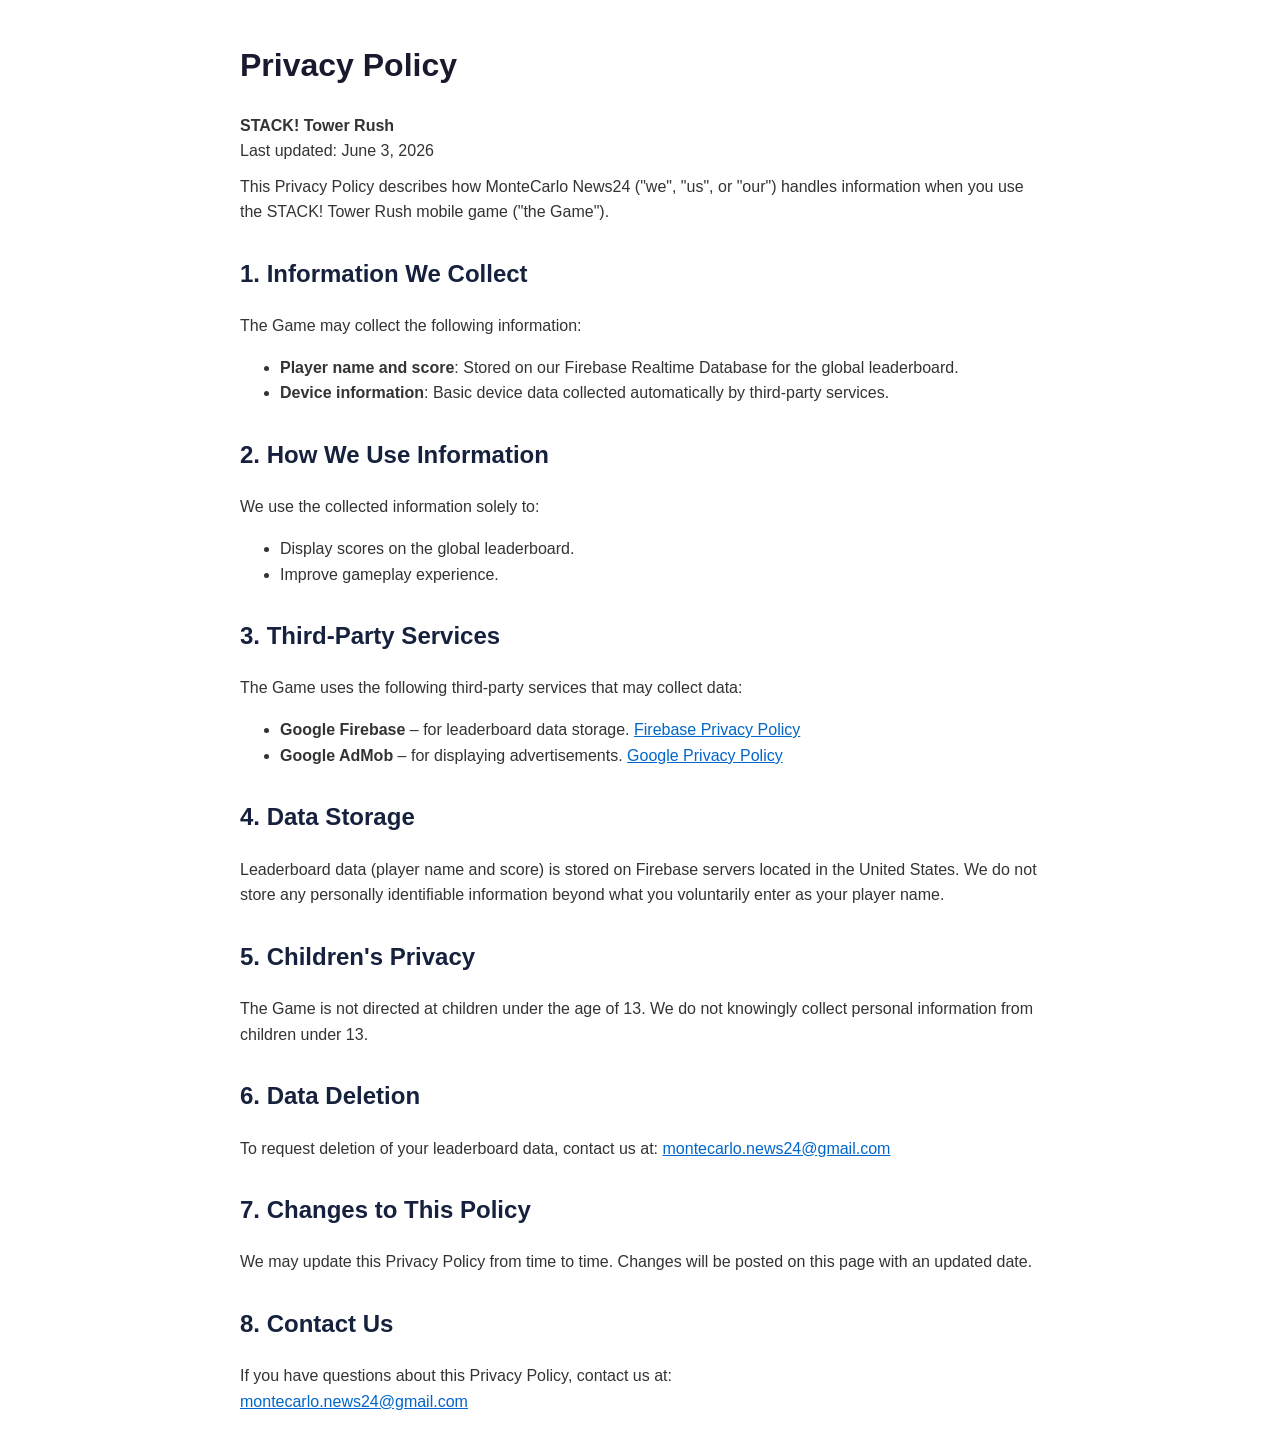
<file: privacy-policy.html>
<!DOCTYPE html>
<html lang="en">
<head>
<meta charset="UTF-8">
<meta name="viewport" content="width=device-width, initial-scale=1.0">
<title>Privacy Policy – STACK! Tower Rush</title>
<style>
  body { font-family: Arial, sans-serif; max-width: 800px; margin: 40px auto; padding: 0 20px; color: #333; line-height: 1.6; }
  h1 { color: #1a1a2e; }
  h2 { color: #16213e; margin-top: 30px; }
  p { margin: 10px 0; }
  a { color: #0066cc; }
</style>
</head>
<body>
<h1>Privacy Policy</h1>
<p><strong>STACK! Tower Rush</strong><br>
Last updated: June 3, 2026</p>

<p>This Privacy Policy describes how MonteCarlo News24 ("we", "us", or "our") handles information when you use the STACK! Tower Rush mobile game ("the Game").</p>

<h2>1. Information We Collect</h2>
<p>The Game may collect the following information:</p>
<ul>
  <li><strong>Player name and score</strong>: Stored on our Firebase Realtime Database for the global leaderboard.</li>
  <li><strong>Device information</strong>: Basic device data collected automatically by third-party services.</li>
</ul>

<h2>2. How We Use Information</h2>
<p>We use the collected information solely to:</p>
<ul>
  <li>Display scores on the global leaderboard.</li>
  <li>Improve gameplay experience.</li>
</ul>

<h2>3. Third-Party Services</h2>
<p>The Game uses the following third-party services that may collect data:</p>
<ul>
  <li><strong>Google Firebase</strong> – for leaderboard data storage. <a href="https://firebase.google.com/support/privacy">Firebase Privacy Policy</a></li>
  <li><strong>Google AdMob</strong> – for displaying advertisements. <a href="https://policies.google.com/privacy">Google Privacy Policy</a></li>
</ul>

<h2>4. Data Storage</h2>
<p>Leaderboard data (player name and score) is stored on Firebase servers located in the United States. We do not store any personally identifiable information beyond what you voluntarily enter as your player name.</p>

<h2>5. Children's Privacy</h2>
<p>The Game is not directed at children under the age of 13. We do not knowingly collect personal information from children under 13.</p>

<h2>6. Data Deletion</h2>
<p>To request deletion of your leaderboard data, contact us at: <a href="mailto:montecarlo.news24@gmail.com">montecarlo.news24@gmail.com</a></p>

<h2>7. Changes to This Policy</h2>
<p>We may update this Privacy Policy from time to time. Changes will be posted on this page with an updated date.</p>

<h2>8. Contact Us</h2>
<p>If you have questions about this Privacy Policy, contact us at:<br>
<a href="mailto:montecarlo.news24@gmail.com">montecarlo.news24@gmail.com</a></p>

</body>
</html>
</file>
